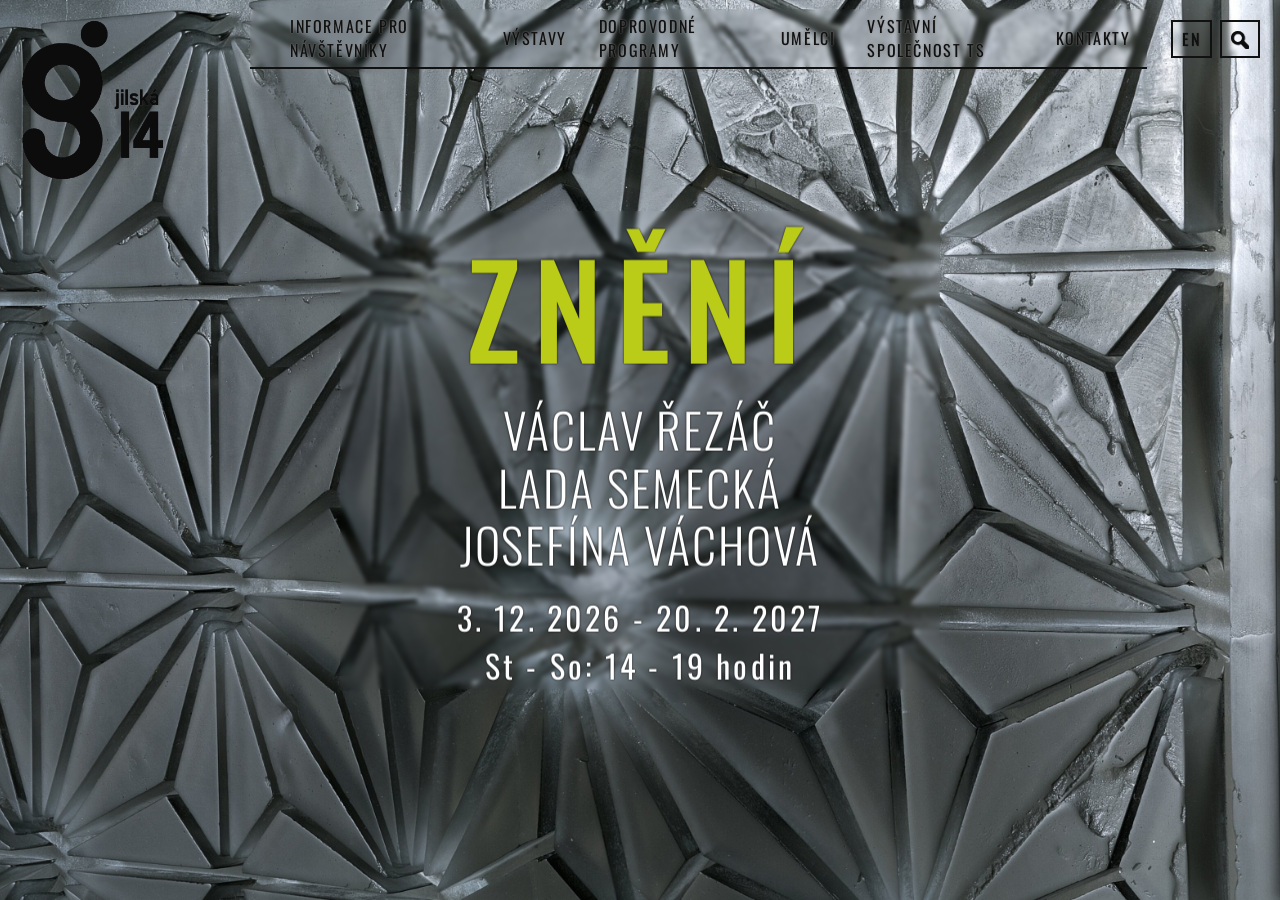
<file: index.html>
<!DOCTYPE html>
<html lang="cs">
<head>
  <meta charset="UTF-8" />
  <title>Jilska 14</title>
  <meta name="viewport" content="width=device-width, initial-scale=1" />

  <link rel="preconnect" href="https://fonts.googleapis.com" />
  <link rel="preconnect" href="https://fonts.gstatic.com" crossorigin />
  <link href="https://fonts.googleapis.com/css?family=Oswald:200,300,400,500,600,700&display=swap" rel="stylesheet" />

  <link rel="icon" href="img/gj14.ico" type="image/x-icon" />
  <link rel="shortcut icon" href="img/gj14.ico" type="image/x-icon" />

  <link rel="stylesheet" href="styles.css" />
</head>

<body>
  <a href="#main-content" class="skip-link">Přeskočit na obsah / Skip to content</a>

  <button id="hamburger-btn"
          aria-label="Toggle menu"
          aria-expanded="false"
          aria-controls="primary-navigation"
          class="hamburger-btn"
          aria-haspopup="true">
    <span></span><span></span><span></span>
  </button>

  <div class="logo" aria-label="Jilska Logo">
    <img src="img/logo-jilska.png" alt="Jilská 14" />
  </div>

  <div class="container">
    <header>
      <nav id="primary-navigation" role="navigation" aria-label="Primary navigation" class="nav-menu">
        <ul>
          <li><a href="#" data-lang="cs">Informace pro návštěvníky</a><a href="#" data-lang="en" class="hidden-lang">Information for Visitors</a></li>
          <li><a href="vystavy.html" data-lang="cs">Výstavy</a><a href="vystavy.html" data-lang="en" class="hidden-lang">Exhibitions</a></li>
          <li>
            <a href="#" data-lang="cs" data-open="spider">Doprovodné programy</a>
            <a href="#" data-lang="en" class="hidden-lang" data-open="spider">Additional Programs</a>
          </li>
          <li>
            <a href="umelci.html" data-lang="cs">Umělci</a>
            <a href=umelci.html data-lang="en" class="hidden-lang">Artists</a>
          </li>
          <li>
            <a href="#" data-lang="cs" data-open="ts">Výstavní společnost TS</a>
            <a href="#" data-lang="en" class="hidden-lang" data-open="ts">Exhibition Society TS</a>
          </li>
          <li><a href="#" data-lang="cs">Kontakty</a><a href="#" data-lang="en" class="hidden-lang">Contacts</a></li>
        </ul>
      </nav>

      <div class="lang-search-container">
        <button id="lang-toggle-desktop" aria-label="Přepnout jazyk / Switch language">
          <span class="dot" aria-hidden="true"></span>
          <span id="lang-label-desktop">EN</span>
        </button>

        <div class="search-container-desktop" style="position: relative;">
          <button id="search-icon-btn-desktop" aria-label="Open search" aria-haspopup="listbox" aria-expanded="false" aria-controls="search-dropdown-desktop">
            <svg viewBox="0 0 45 45" aria-hidden="true" focusable="false" width="18" height="18" fill="currentColor" xmlns="http://www.w3.org/2000/svg">
              <defs>
                <filter id="shadow" x="-50%" y="-50%" width="150%" height="150%">
                  <fedropshadow dx="1" dy="1" stdDeviation="1" flood-color="black" flood-opacity="1"/>
                </filter>
              </defs>
              <path d="M43.462,35.997l-11.401-11.37c1.197-2.352,1.845-4.962,1.845-7.676c0-4.528-1.765-8.785-4.966-11.986
       C25.739,1.763,21.481,0,16.953,0C12.426,0,8.167,1.763,4.966,4.965C1.765,8.167,0,12.424,0,16.952
       c0,4.528,1.764,8.785,4.966,11.986c3.201,3.202,7.459,4.965,11.986,4.965c2.714,0,5.325-0.646,7.675-1.842l11.371,11.402
       c1.029,1.029,2.382,1.546,3.732,1.546c1.35,0,2.701-0.517,3.731-1.546C45.524,41.4,45.524,38.059,43.462,35.997z 
       M9.444,24.459c-2.005-2.006-3.109-4.671-3.109-7.507s1.104-5.502,3.11-7.508c2.005-2.005,4.671-3.11,7.507-3.11s5.502,1.104,7.508,3.11
       c2.005,2.005,3.11,4.671,3.11,7.507s-1.105,5.502-3.11,7.508c-2.006,2.005-4.673,3.109-7.508,3.109
       C14.117,27.568,11.451,26.465,9.444,24.459z"
                    filter="url(#shadow)"/>
            </svg>
          </button>

          <div class="search-dropdown" id="search-dropdown-desktop" role="dialog" aria-modal="true" aria-label="Search box" tabindex="-1">
            <input type="search" id="search-input-desktop" class="search-input" placeholder="..." aria-label="Search exhibitions and artists" aria-autocomplete="list" aria-controls="search-results-desktop" aria-activedescendant="" />
            <ul id="search-results-desktop" class="search-results" role="listbox" tabindex="-1"></ul>
          </div>
        </div>
      </div>
    </header>

    <section id="main-content" class="hero" role="main" aria-label="Current Exhibition">
      <a href="v117/zneni.html" style="color: inherit; text-decoration: none;">
        <h2 class="hero-subtitle" data-lang="cs">Znění</h2>
        <h2 class="hero-subtitle hidden-lang" data-lang="en">Sounding</h2>

        <h1 class="hero-title" data-lang="cs">Václav Řezáč<br />Lada Semecká<br />Josefína Váchová</h1>
        <h1 class="hero-title hidden-lang" data-lang="en">Václav Řezáč<br />Lada Semecká<br />Josefína Váchová</h1>

        <div class="hero-meta">
          <span data-lang="cs">3. 12. 2026 - 20. 2. 2027<br />St - So: 14 - 19 hodin</span>
          <span class="hidden-lang" data-lang="en">3. 12. 2026 - 20. 2. 2027<br />We - Sa: 2 PM - 7 PM</span>
        </div>
      </a>
    </section>
  </div>

  <!-- Info Panel -->
  <aside id="info-panel" aria-hidden="true" aria-label="Visitor Information" role="region" tabindex="-1">
    <div>
      <button id="info-panel-close" aria-label="Close information panel" type="button">X</button>
    </div>
    <div data-lang="cs" class="info-content">
      <h2>Informace pro návštěvníky</h2>
      <p>Máme otevřeno: St-So: 14 – 19 hodin</p>
      <p>(O státních svátcích máme otevřeno.)</p>
      <p><strong>ZÁKLADNÍ VSTUPNÉ:</strong> 80 Kč</p>
      <p><strong>SNÍŽENÉ VSTUPNÉ:</strong> 40 Kč<br />Důchodci, studenti</p>
      <p><strong>Skupinová vstupenka:</strong> á 30 Kč<br />(organizovaná skupina nad 10 osob)</p>
      <p><strong>ZDARMA</strong><br />Děti do 15 let, zdravotně postižení – po předložení průkazu ZTP</p>
      <p>Můžete u nás platit kartou a pořídit si pěkné plakáty, skládačky a pohledy vydávané k výstavám a nebo další knihy o umění.<br />Pokud budete chtít, můžete si u nás dát kávu, čaj, vodu a posedět na dvorku.<br />Wifi máme.</p>
    </div>
    <div data-lang="en" class="hidden-lang">
      <h2>Information for Visitors</h2>
      <p>We are open: Wed-Sat: 2 PM – 7 PM</p>
      <p>(We are open on public holidays.)</p>
      <p><strong>GENERAL ADMISSION:</strong> 80 CZK</p>
      <p><strong>REDUCED ADMISSION:</strong> 40 CZK<br />Pensioners, students</p>
      <p><strong>Group ticket:</strong> 30 CZK each<br />(organized groups over 10 people)</p>
      <p><strong>FREE</strong><br />Children under 15, disabled – upon presentation of ZTP card</p>
      <p>You can pay by card and purchase nice posters, foldouts, and postcards issued for exhibitions or other art books.<br />If you want, you can have coffee, tea, water and relax in the courtyard.<br />We have Wi-Fi.</p>
    </div>
  </aside>

  <!-- Contacts Panel -->
  <aside id="contacts-panel" aria-hidden="true" aria-label="Kontakty / Contacts" role="region" tabindex="-1">
    <div>
      <button id="contacts-panel-close" aria-label="Close contacts panel" type="button">X</button>
    </div>
    <div data-lang="cs" class="contacts-content">
      <h2>Kontakty</h2>
      <p>Výstavní společnost TS, z.s</p>
      <p>Adresa: Jilská 449/14, Praha 1 – Staré Město, 110 00</p>
      <p>Mail: galerie@jilska14.cz</p>
      <p>Telefon: +420 721 462 414</p>
      <p>Bankovní spojení: Raiffeisen Bank, č. ú.: 7348249001/5500</p>
      <p>IČ: 22693271</p>
      <p>Facebook: <a href="https://www.facebook.com/jilska14" target="_blank" rel="noopener noreferrer">https://www.facebook.com/jilska14</a></p>
      <p>Instagram: <a href="https://www.instagram.com/jilska14" target="_blank" rel="noopener noreferrer">https://www.instagram.com/jilska14</a></p>
    </div>
    <div data-lang="en" class="hidden-lang">
      <h2>Contacts</h2>
      <p>Exhibition Society TS, z.s</p>
      <p>Address: Jilská 14, Prague 1</p>
      <p>Email: galerie@jilska14.cz</p>
      <p>Phone: +420 721 462 414</p>
      <p>Bank details: Raiffeisen Bank, Account No.: 7348249001/5500</p>
      <p>Company ID: 22693271</p>
      <p>Facebook: <a href="https://www.facebook.com/jilska14" target="_blank" rel="noopener noreferrer">https://www.facebook.com/jilska14</a></p>
      <p>Instagram: <a href="https://www.instagram.com/jilska14" target="_blank" rel="noopener noreferrer">https://www.instagram.com/jilska14</a></p>
    </div>
  </aside>

  <!-- TS Overlay Panel -->
  <aside id="ts-panel" aria-hidden="true" aria-label="Výstavní společnost TS" role="region" tabindex="-1">
    <div>
      <button id="ts-panel-close" aria-label="Close panel" type="button">X</button>
    </div>

    <div class="panel-content" data-lang="cs">
      <h2>Výstavní společnost TS</h2>
      <p>
        Výstavní společnost TS, z.s. je organizace stojící za programem galerie Jilská 14. Zaměřujeme se na současné umění,
        výstavní projekty a doprovodné programy v historickém centru Prahy.
      </p>
      <p>
        Na této stránce najdete krátké představení. Pro podrobnou historii a dlouhodobý kontext otevřete celý text.
      </p>
      <a class="read-more-btn" href="vystavni_spolecnost_ts.html">Číst více</a>
    </div>

    <div class="panel-content hidden-lang" data-lang="en">
      <h2>Exhibition Society TS</h2>
      <p>
        Exhibition Society TS, z.s. is the organization behind the programme of Galerie Jilská 14. We focus on contemporary art,
        exhibition projects, and additional programmes in the historic centre of Prague.
      </p>
      <p>
        This overlay is a short introduction. For the full history and context, open the complete page.
      </p>
      <a class="read-more-btn" href="vystavni_spolecnost_ts.html">Read more</a>
    </div>
  </aside>

  <!-- Overlays -->
  <div id="info-panel-overlay" aria-hidden="true"></div>
  <div id="contacts-panel-overlay" aria-hidden="true"></div>
  <div id="ts-panel-overlay" aria-hidden="true"></div>

  <!-- Playful Transparent Potato Spider Layer -->
  <div id="spider-drop" aria-hidden="true">
    <button id="spider-drop-close" aria-label="Zavřít / Close">×</button>
    <img src="img/potatospider.png" alt="Potato Spider" class="potato-spider-img" />
  </div>

  <!-- Ticker Banner Wrapper -->
  <div class="ticker-wrapper">
    <a href="#" id="ticker-spider-link">
      <div class="ticker-track">
        <span>- 23. 10. 2026 - Tvořivé minidílničky k výstavě MARTIN MRKVA - pro děti 1-6 let a jejich doprovod</span>
        <span aria-hidden="true">- 23. 10. 2026 - Tvořivé minidílničky k výstavě MARTIN MRKVA - pro děti 1-6 let a jejich doprovod</span>
        <span aria-hidden="true">- 23. 10. 2026 - Tvořivé minidílničky k výstavě MARTIN MRKVA - pro děti 1-6 let a jejich doprovod</span>
        <span aria-hidden="true">- 23. 10. 2026 - Tvořivé minidílničky k výstavě MARTIN MRKVA - pro děti 1-6 let a jejich doprovod</span>
        <span aria-hidden="true">- 23. 10. 2026 - Tvořivé minidílničky k výstavě MARTIN MRKVA - pro děti 1-6 let a jejich doprovod</span>
      </div>
    </a>
  </div>
  
  <script src="index.js"></script>
</body>
</html>
</file>
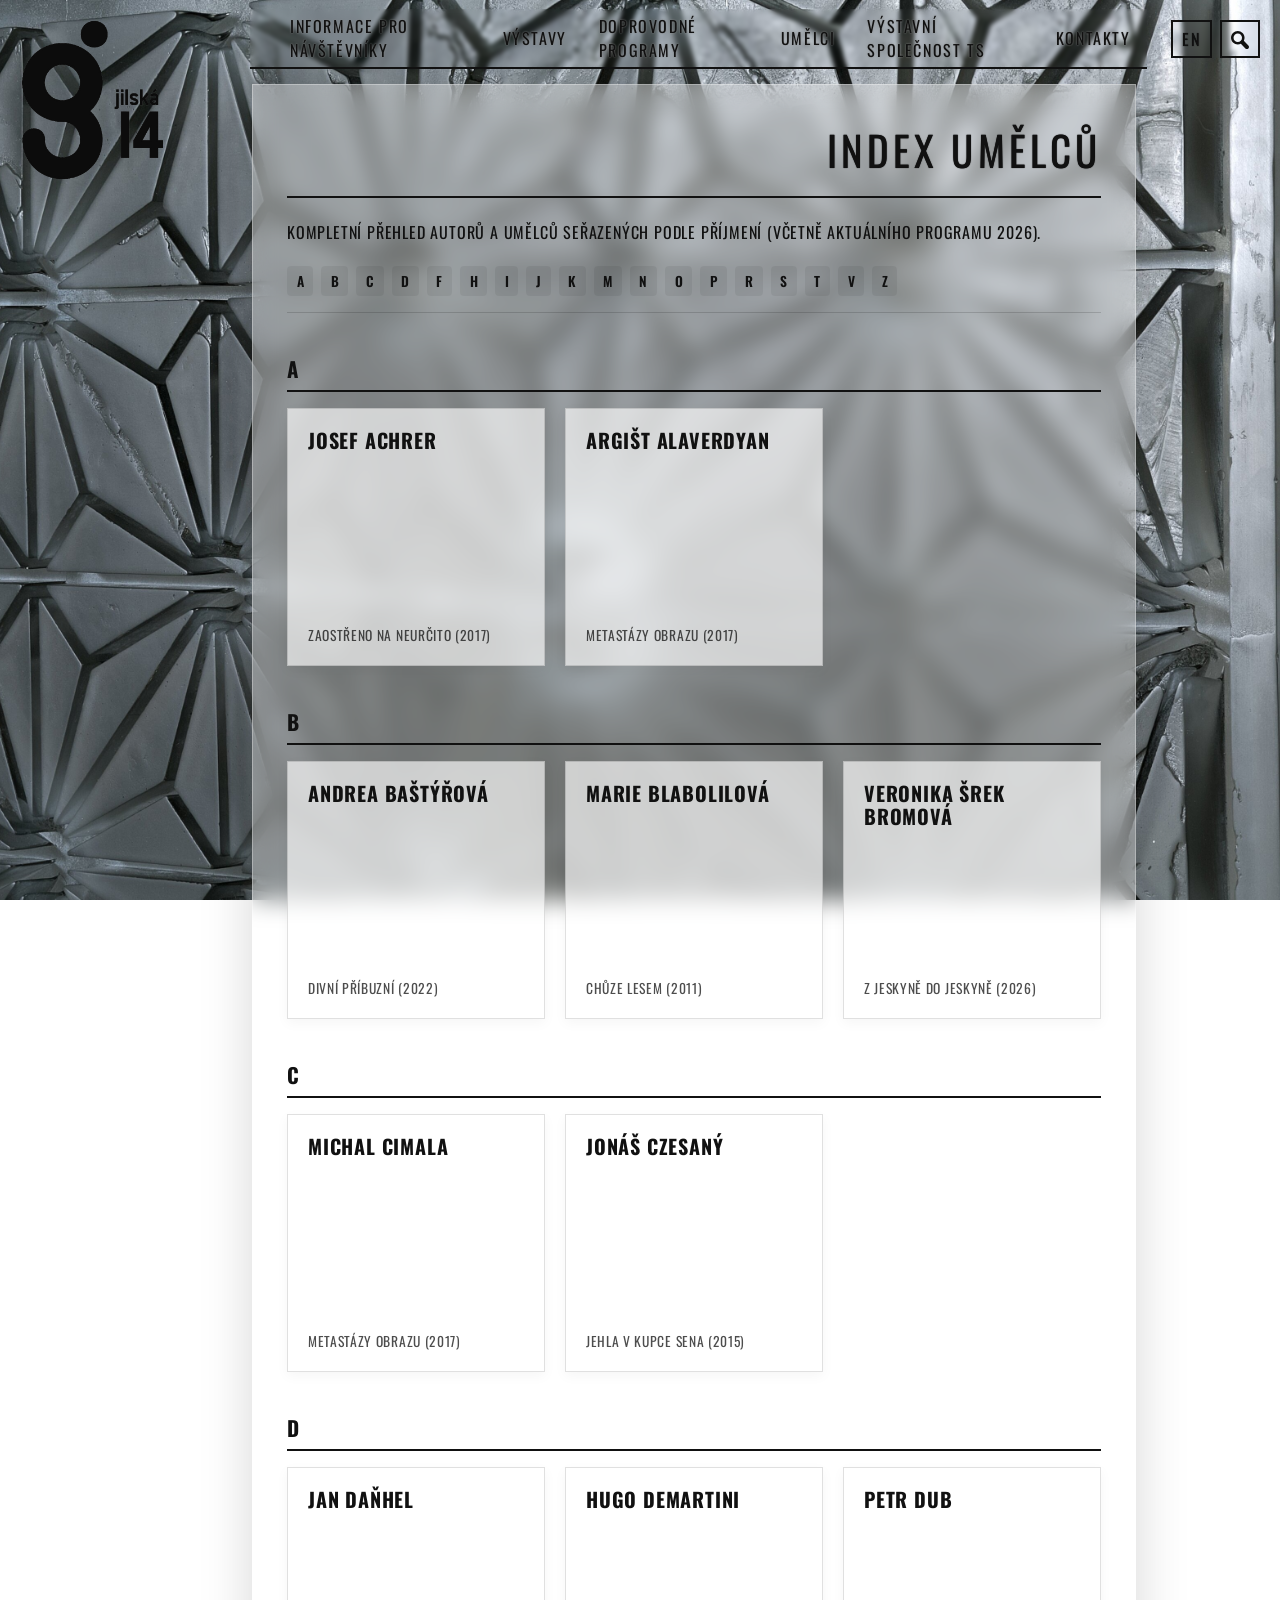
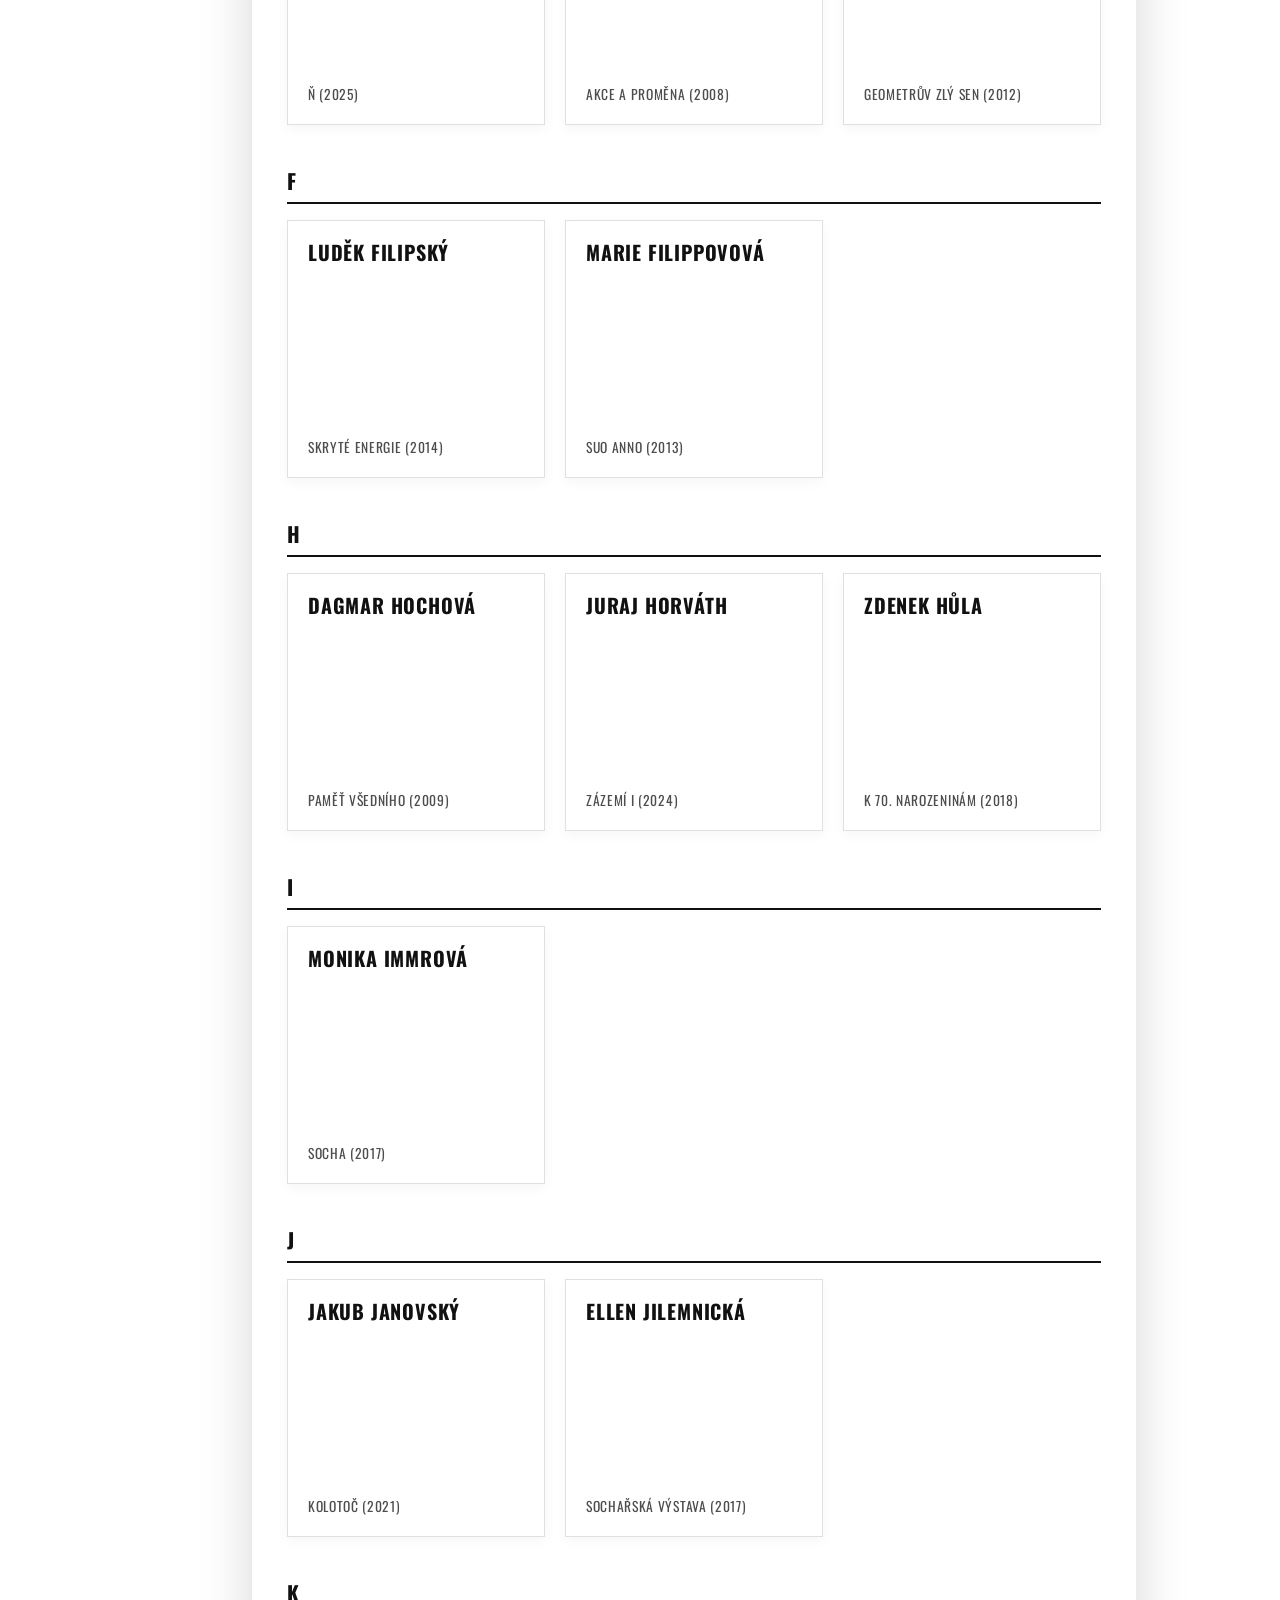
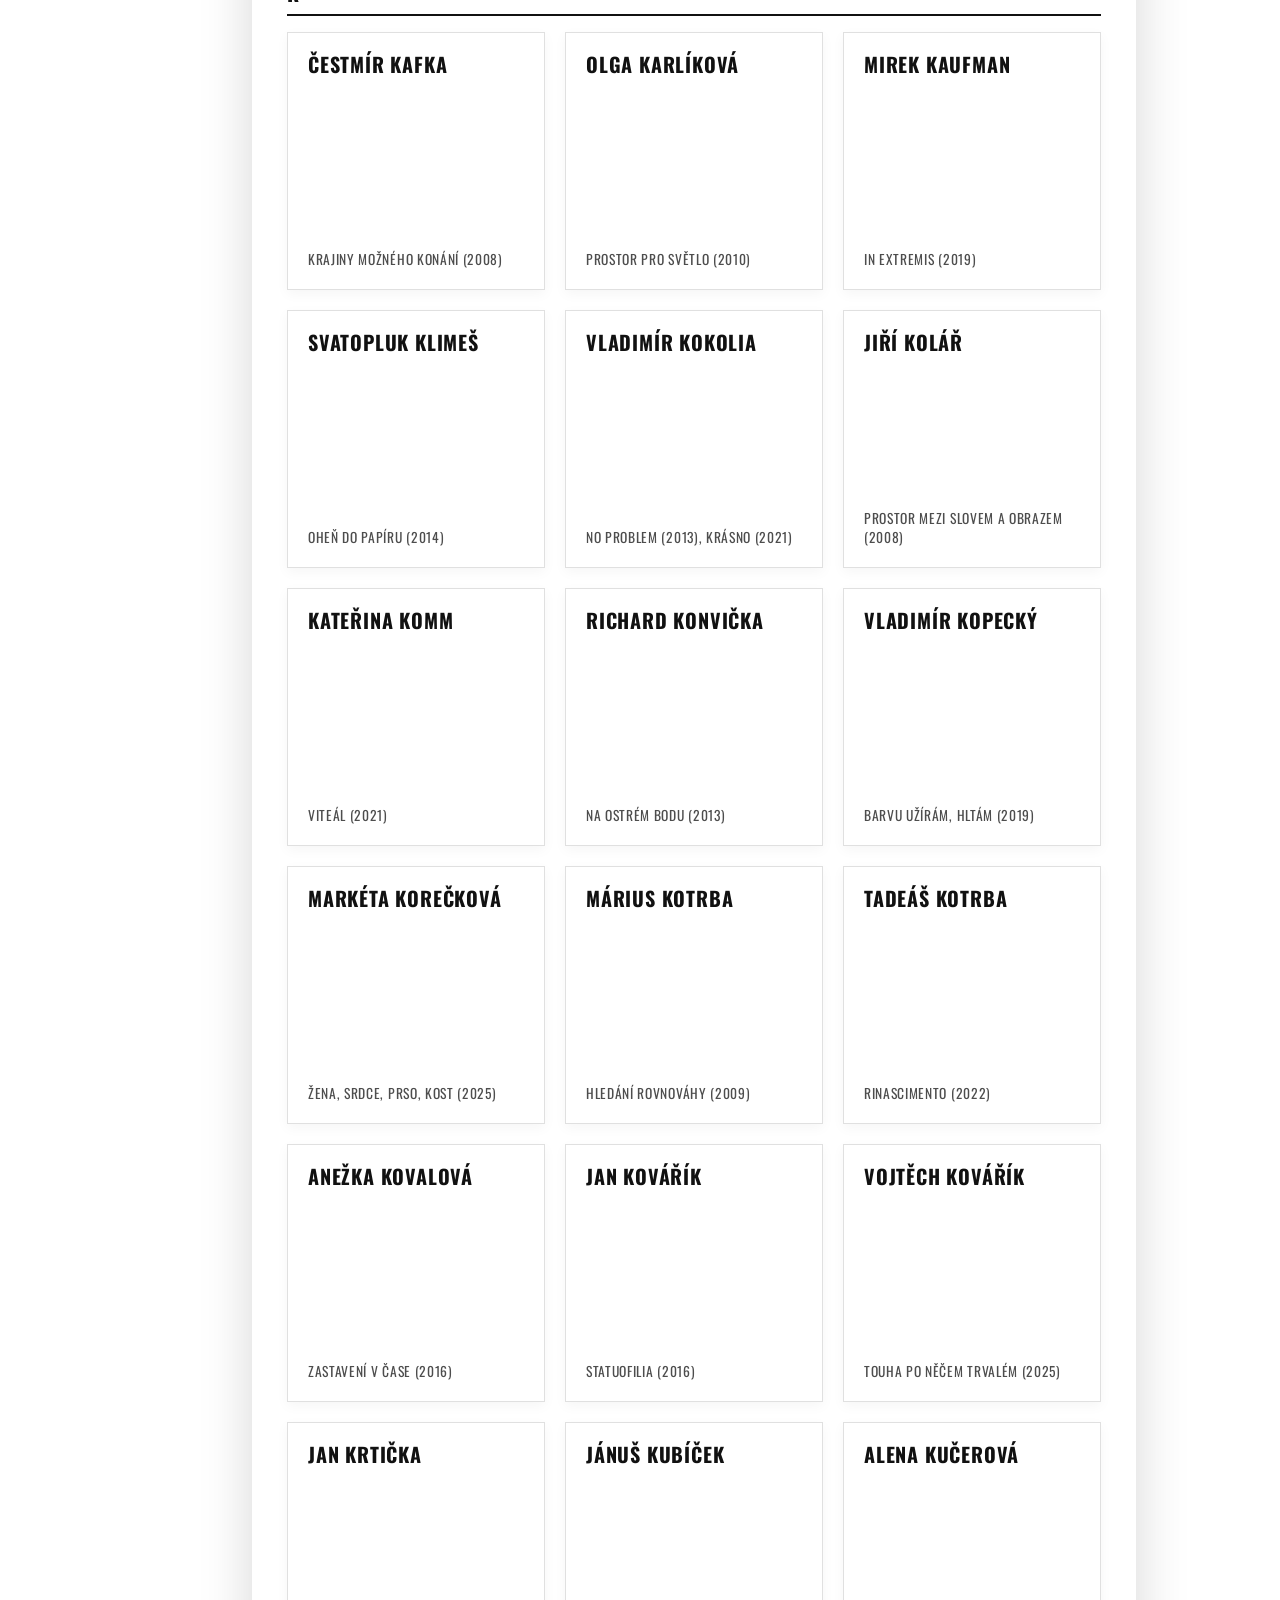
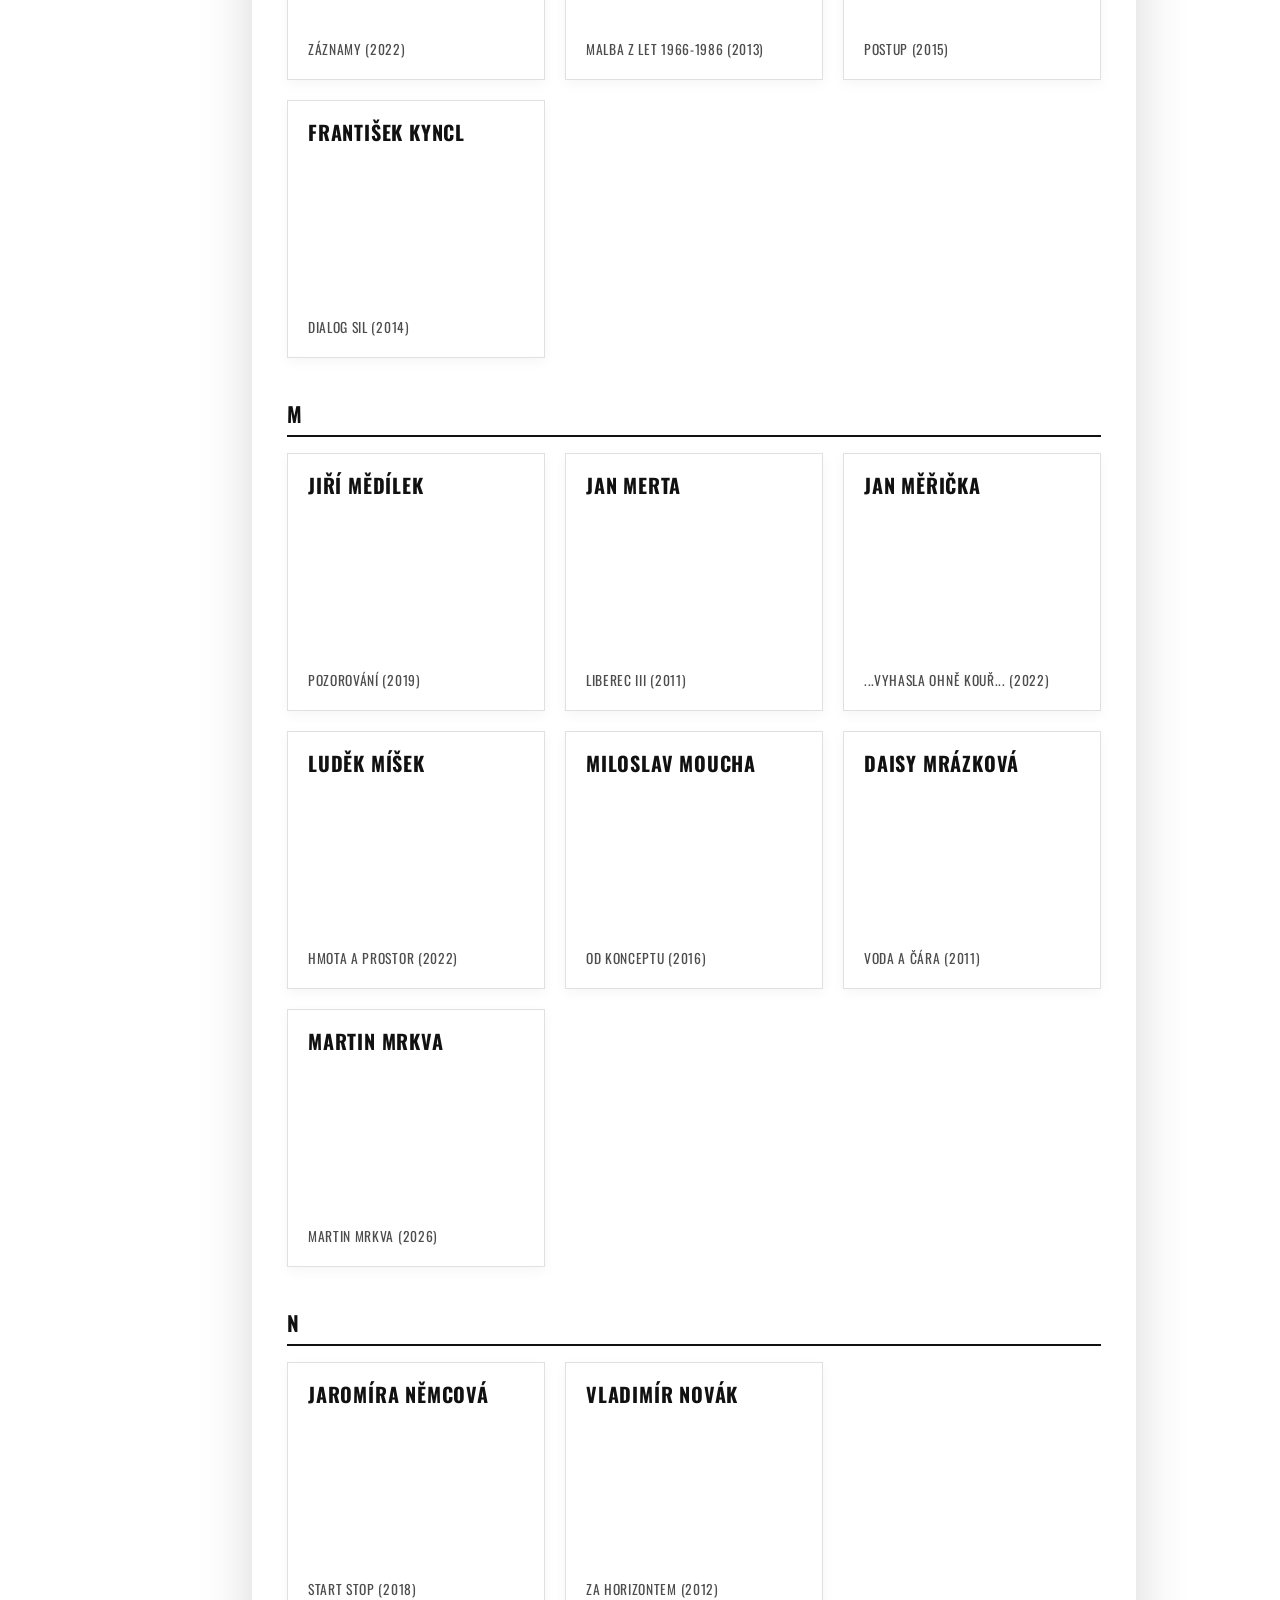
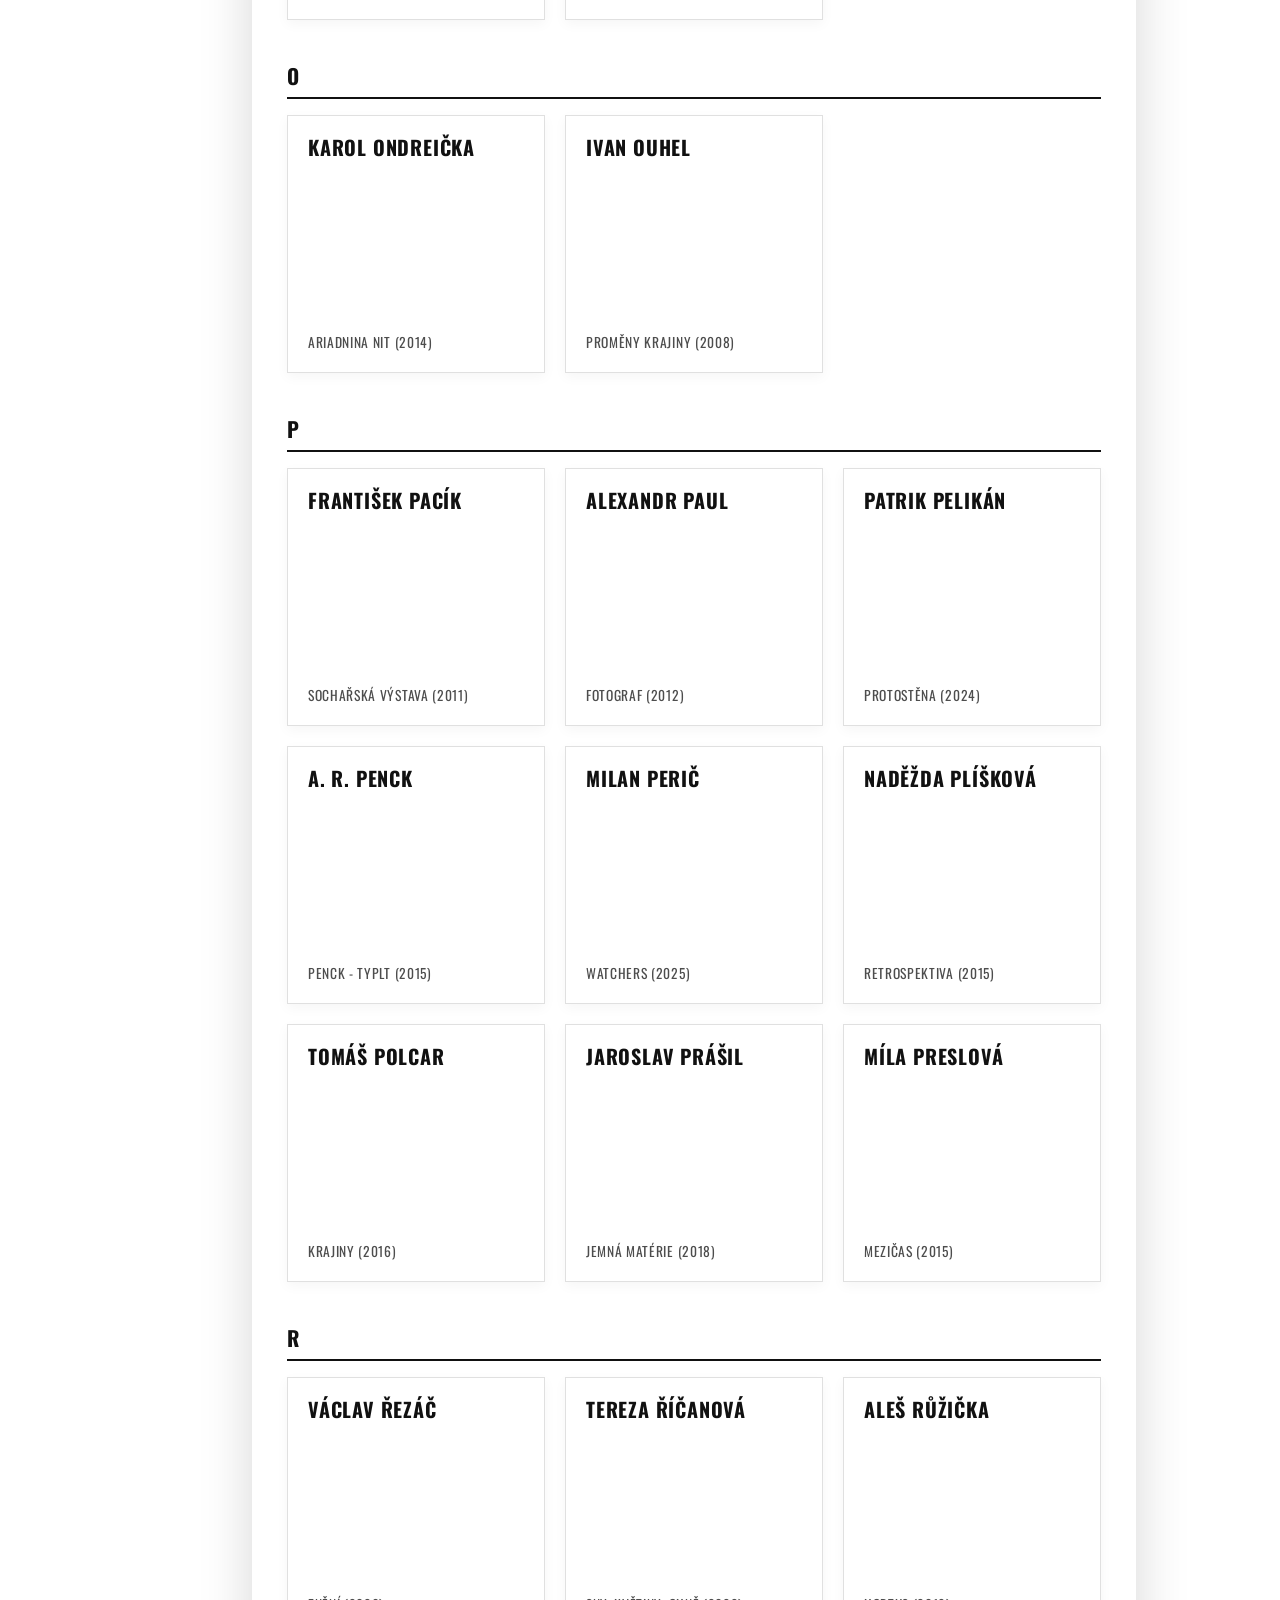
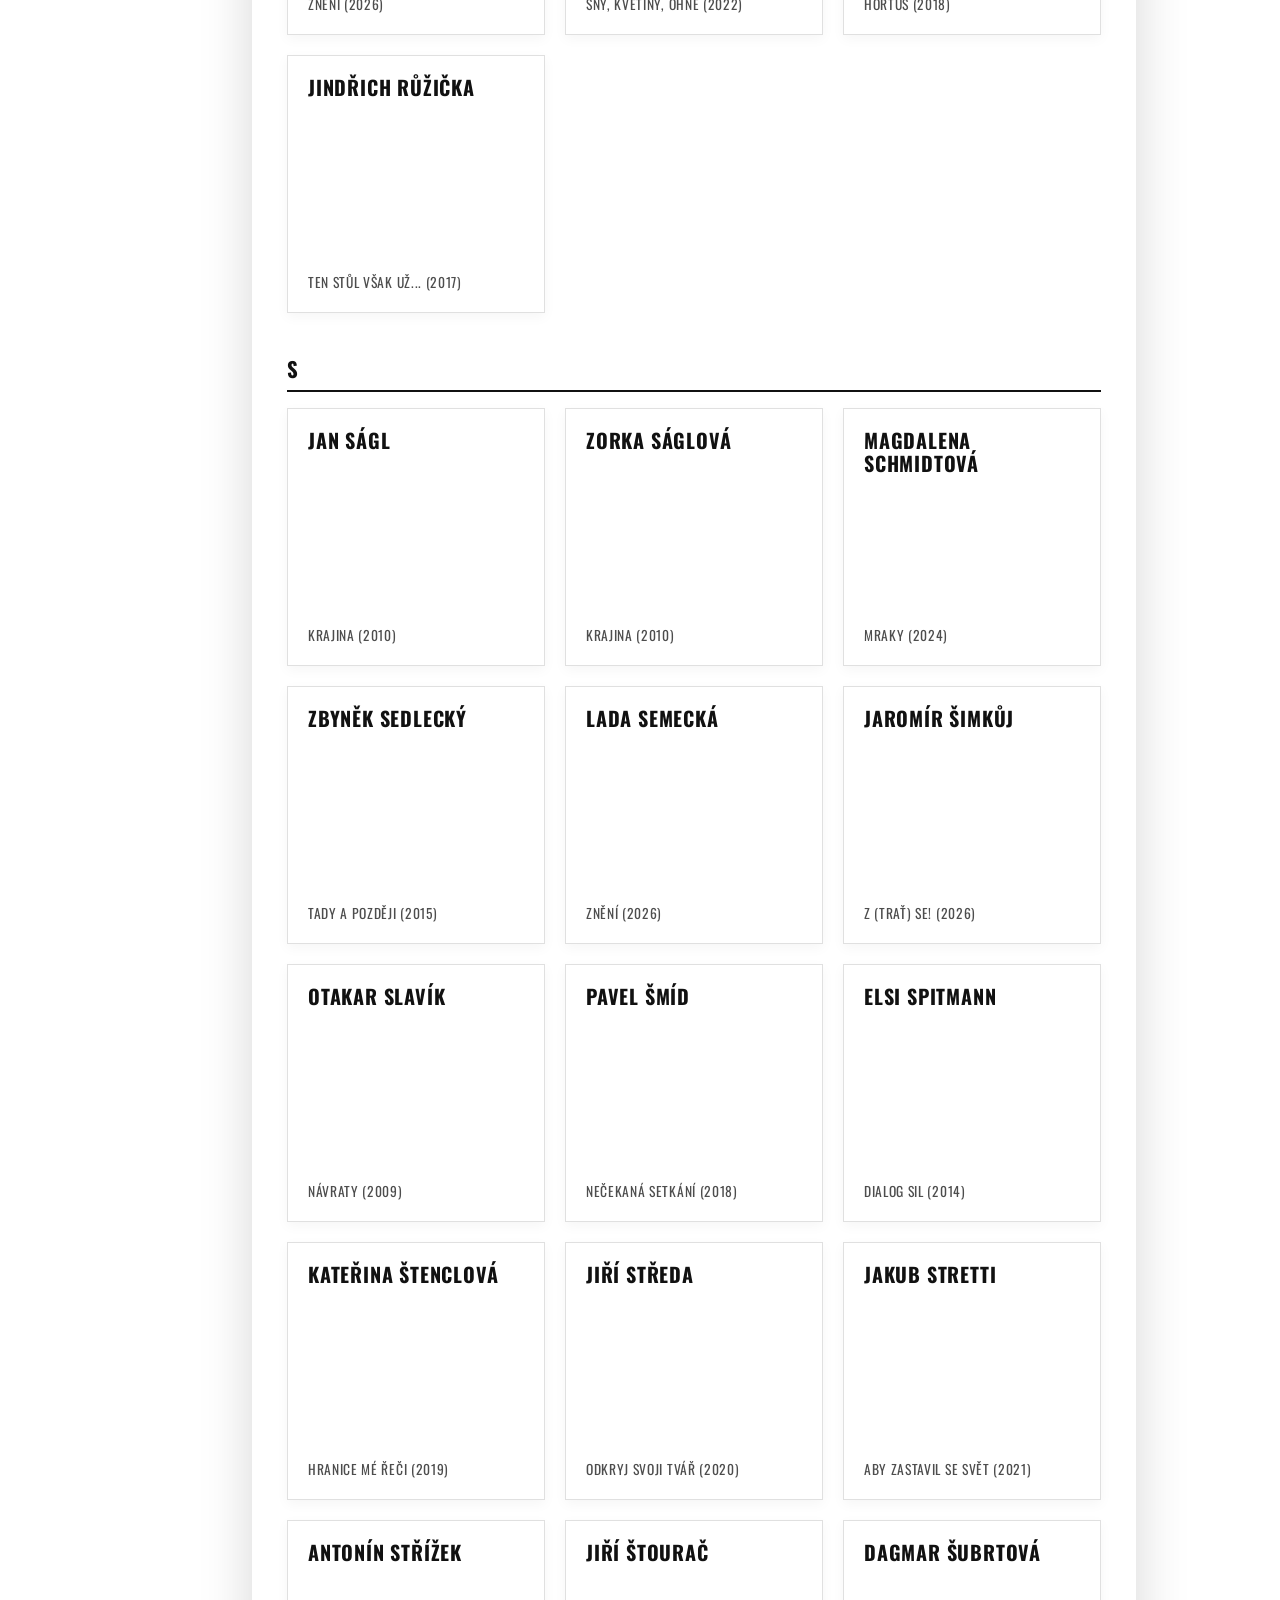
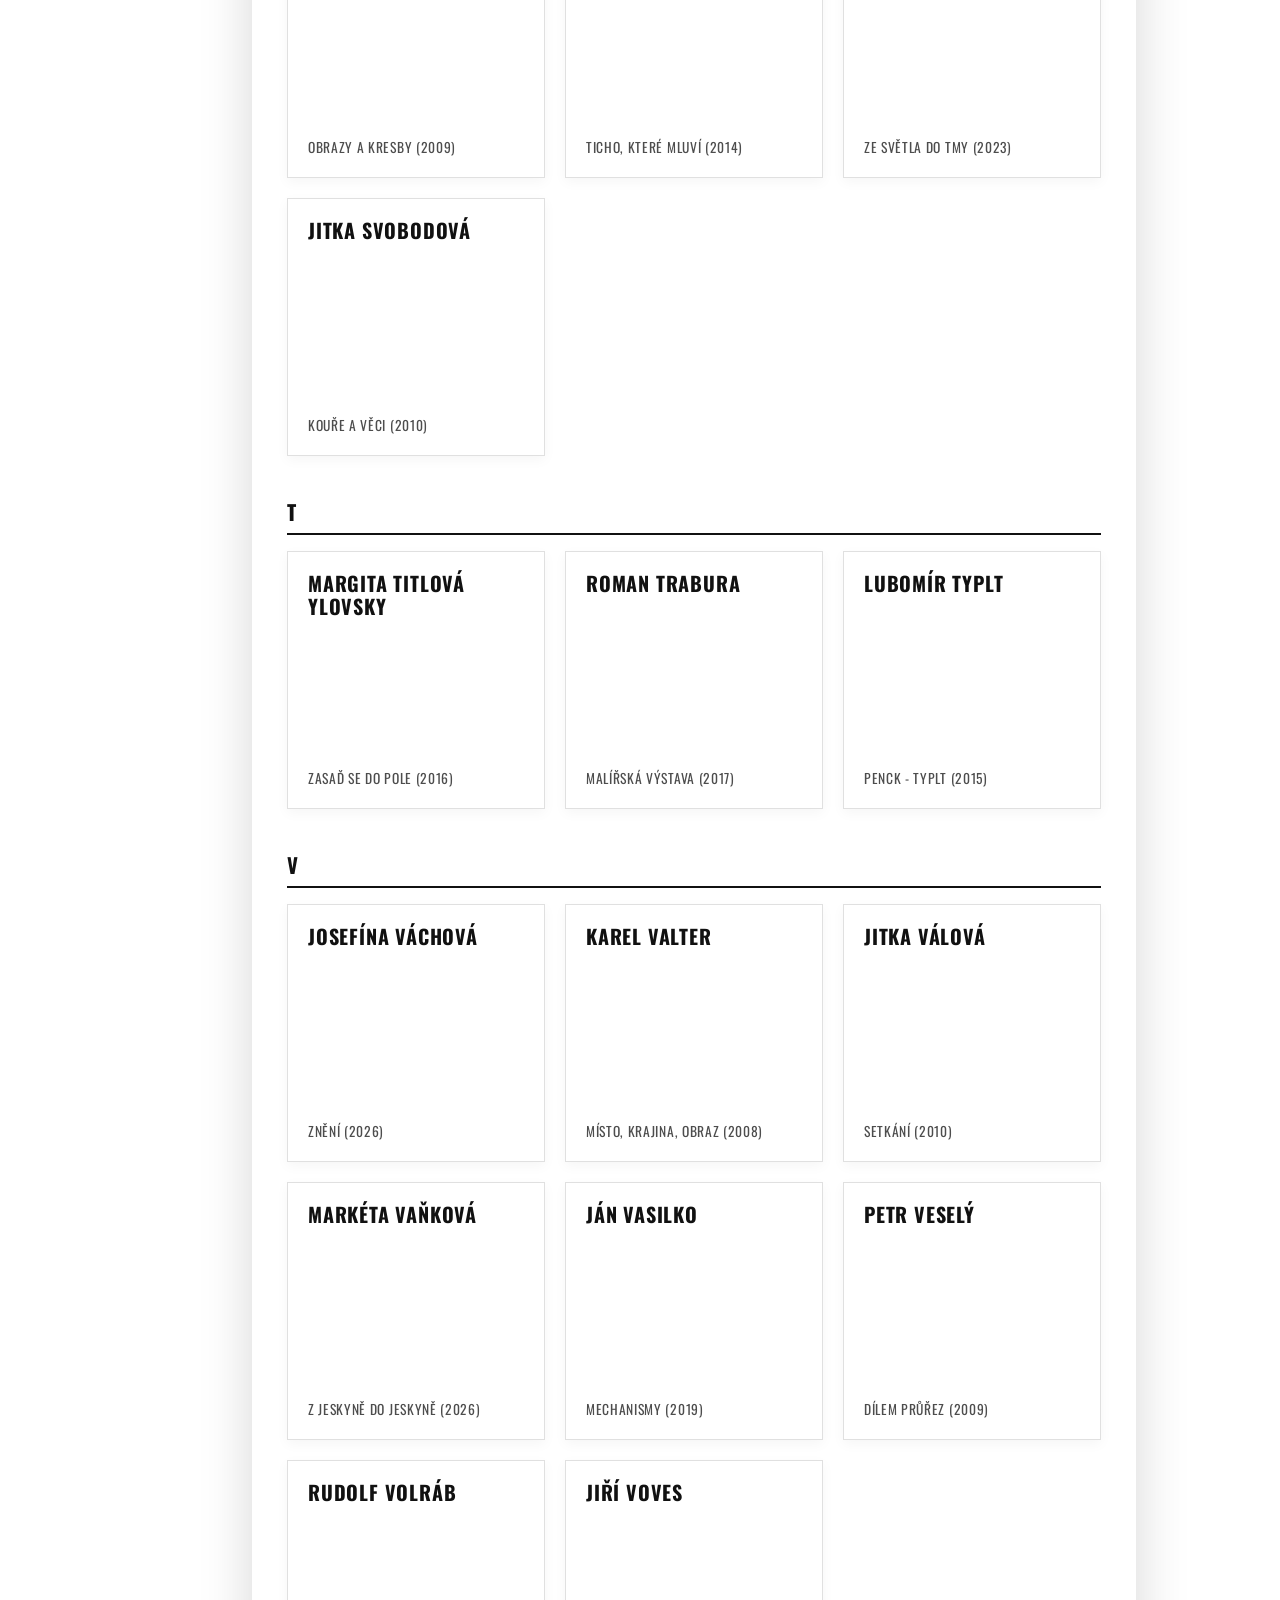
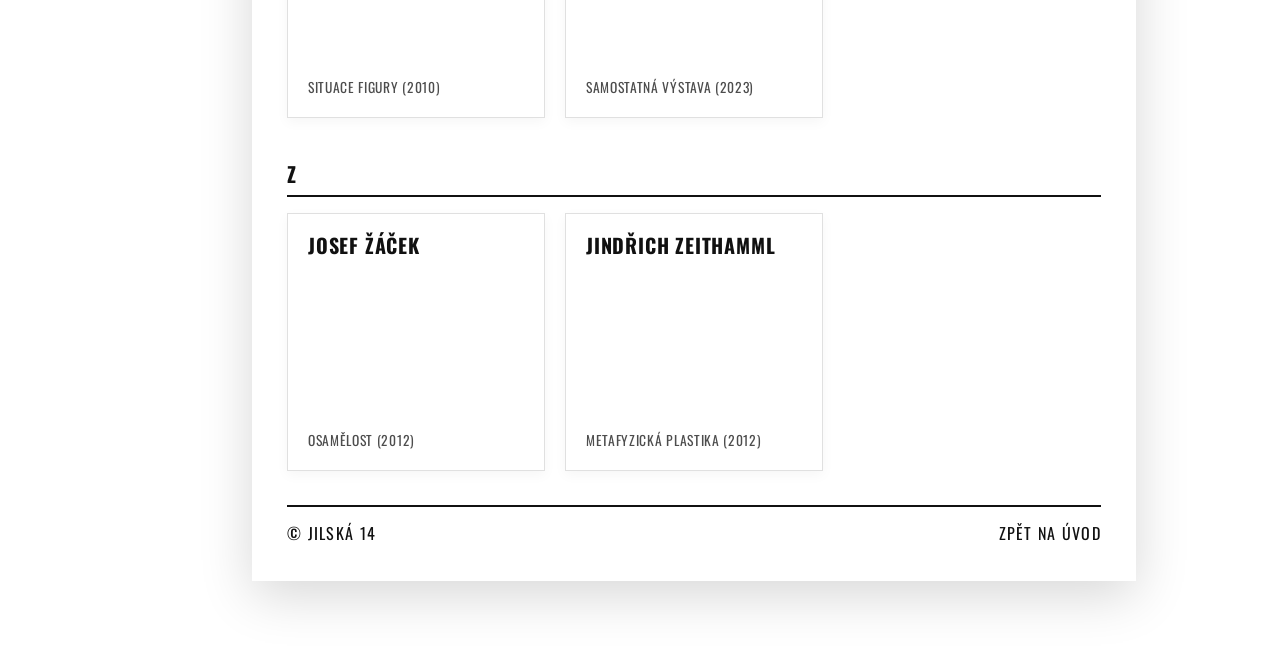
<file: umelci.html>
<!DOCTYPE html>
<html lang="cs">
<head>
  <meta charset="UTF-8" />
  <title>Umělci — Jilská 14 / Výstavní společnost TS</title>
  <meta name="viewport" content="width=device-width, initial-scale=1" />

  <link rel="preconnect" href="https://fonts.googleapis.com" />
  <link rel="preconnect" href="https://fonts.gstatic.com" crossorigin />
  <link href="https://fonts.googleapis.com/css?family=Oswald:200,300,400,500,600,700&display=swap" rel="stylesheet" />

  <link rel="icon" href="img/gj14.ico" type="image/x-icon" />
  <link rel="shortcut icon" href="img/gj14.ico" type="image/x-icon" />

  <link rel="stylesheet" href="styles.css" />
  <style>
    /* Alphabet jump navigation pills */
    .year-nav {
      display: flex;
      flex-wrap: wrap;
      gap: 0.5rem;
      margin-bottom: 2rem;
      padding-bottom: 1rem;
      border-bottom: 1px solid rgba(0,0,0,0.15);
    }
    .year-pill {
      font-size: 0.85rem;
      font-weight: 600;
      padding: 0.3rem 0.6rem;
      background: rgba(0,0,0,0.06);
      color: #111;
      border-radius: 4px;
      text-decoration: none;
      transition: background 0.2s, color 0.2s;
    }
    .year-pill:hover {
      background: #111;
      color: #fff;
    }
    
    /* Alphabet section headings */
    .archive-year-heading {
      grid-column: 1 / -1;
      font-size: 1.3rem;
      letter-spacing: 0.12em;
      text-transform: uppercase;
      margin-top: 2.5rem;
      margin-bottom: 1rem;
      border-bottom: 2px solid currentColor;
      padding-bottom: 6px;
      color: #111;
    }

    /* Square Box Grid Layout */
    .artist-grid {
      display: grid;
      grid-template-columns: repeat(auto-fill, minmax(210px, 1fr));
      gap: 1.25rem;
      margin-bottom: 1.5rem;
    }

    .artist-card {
      aspect-ratio: 1 / 1;
      background: rgba(255, 255, 255, 0.65);
      border: 1px solid rgba(0, 0, 0, 0.12);
      padding: 1.25rem;
      display: flex;
      flex-direction: column;
      justify-content: space-between;
      transition: transform 0.2s ease, background 0.2s ease, border-color 0.2s ease;
      box-shadow: 0 4px 12px rgba(0,0,0,0.04);
    }

    .artist-card:hover {
      background: rgba(255, 255, 255, 0.95);
      border-color: #111;
      transform: translateY(-3px);
      box-shadow: 0 8px 20px rgba(0,0,0,0.08);
    }

    .artist-card-name {
      font-size: 1.25rem;
      font-weight: 700;
      line-height: 1.15;
      text-transform: uppercase;
      letter-spacing: 0.04em;
      color: #111;
      margin: 0;
    }

    .artist-card-exhibitions {
      font-size: 0.85rem;
      opacity: 0.75;
      line-height: 1.4;
      text-transform: uppercase;
      letter-spacing: 0.05em;
    }
  </style>
</head>

<body>
  <a href="#main-content" class="skip-link">Přeskočit na obsah / Skip to content</a>

  <button id="hamburger-btn"
          aria-label="Toggle menu"
          aria-expanded="false"
          aria-controls="primary-navigation"
          class="hamburger-btn"
          aria-haspopup="true">
    <span></span><span></span><span></span>
  </button>

  <div class="logo" aria-label="Jilska Logo">
    <a href="index.html" aria-label="Zpět na úvod / Back to home">
      <img src="img/logo-jilska.png" alt="Jilská 14" />
    </a>
  </div>

  <div class="page-wrap">
    <header>
      <nav id="primary-navigation" role="navigation" aria-label="Primary navigation" class="nav-menu">
        <ul>
          <li><a href="index.html#" data-lang="cs">Informace pro návštěvníky</a><a href="index.html#" data-lang="en" class="hidden-lang">Information for Visitors</a></li>
          <li><a href="vystavy.html" data-lang="cs">Výstavy</a><a href="vystavy.html" data-lang="en" class="hidden-lang">Exhibitions</a></li>
          <li><a href="index.html#" data-lang="cs">Doprovodné programy</a><a href="index.html#" data-lang="en" class="hidden-lang">Additional Programs</a></li>
          <li><a href="index.html#" data-lang="cs" aria-current="page">Umělci</a><a href="index.html#" data-lang="en" class="hidden-lang" aria-current="page">Artists</a></li>
          <li><a href="vystavni_spolecnost_ts.html" data-lang="cs">Výstavní společnost TS</a><a href="vystavni_spolecnost_ts.html" data-lang="en" class="hidden-lang">Exhibition Society TS</a></li>
          <li><a href="index.html#" data-lang="cs">Kontakty</a><a href="index.html#" data-lang="en" class="hidden-lang">Contacts</a></li>
        </ul>
      </nav>

      <div class="lang-search-container">
        <button id="lang-toggle-desktop" aria-label="Přepnout jazyk / Switch language">
          <span class="dot" aria-hidden="true"></span>
          <span id="lang-label-desktop">EN</span>
        </button>

        <div class="search-container-desktop" style="position: relative;">
          <button id="search-icon-btn-desktop" aria-label="Open search" aria-haspopup="listbox" aria-expanded="false" aria-controls="search-dropdown-desktop">
            <svg viewBox="0 0 45 45" aria-hidden="true" focusable="false" width="18" height="18" fill="currentColor" xmlns="http://www.w3.org/2000/svg">
              <path d="M43.462,35.997l-11.401-11.37c1.197-2.352,1.845-4.962,1.845-7.676c0-4.528-1.765-8.785-4.966-11.986C25.739,1.763,21.481,0,16.953,0C12.426,0,8.167,1.763,4.966,4.965C1.765,8.167,0,12.424,0,16.952
       c0,4.528,1.764,8.785,4.966,11.986c3.201,3.202,7.459,4.965,11.986,4.965c2.714,0,5.325-0.646,7.675-1.842l11.371,11.402
       c1.029,1.029,2.382,1.546,3.732,1.546c1.35,0,2.701-0.517,3.731-1.546C45.524,41.4,45.524,38.059,43.462,35.997z 
       M9.444,24.459c-2.005-2.006-3.109-4.671-3.109-7.507s1.104-5.502,3.11-7.508c2.005-2.005,4.671-3.11,7.507-3.11s5.502,1.104,7.508,3.11
       c2.005,2.005,3.11,4.671,3.11,7.507s-1.105,5.502-3.11,7.508c-2.006,2.005-4.673,3.109-7.508,3.109
       C14.117,27.568,11.451,26.465,9.444,24.459z"/>
            </svg>
          </button>

          <div class="search-dropdown" id="search-dropdown-desktop" role="dialog" aria-modal="true" aria-label="Search box" tabindex="-1">
            <input type="search" id="search-input-desktop" class="search-input" placeholder="..." aria-label="Search exhibitions and artists" aria-autocomplete="list" aria-controls="search-results-desktop" aria-activedescendant="" />
            <ul id="search-results-desktop" class="search-results" role="listbox" tabindex="-1"></ul>
          </div>
        </div>
      </div>
    </header>

    <main id="main-content" class="page-main" role="main" tabindex="-1" aria-label="Umělci">
      <div class="text-background-blur">
        <h1 data-lang="cs">Index umělců</h1>
        <h1 data-lang="en" class="hidden-lang">Artists Directory</h1>

        <section aria-label="Artists List">
          <div data-lang="cs">
            <p class="t-body" style="margin-bottom: 20px;">
              Kompletní přehled autorů a umělců seřazených podle příjmení (včetně aktuálního programu 2026).
            </p>

            <!-- Alphabetical Jump Navigation -->
            <nav class="year-nav" aria-label="Rychlá navigace podle abecedy">
              <a class="year-pill" href="#letter-a">A</a>
              <a class="year-pill" href="#letter-b">B</a>
              <a class="year-pill" href="#letter-c">C</a>
              <a class="year-pill" href="#letter-d">D</a>
              <a class="year-pill" href="#letter-f">F</a>
              <a class="year-pill" href="#letter-h">H</a>
              <a class="year-pill" href="#letter-i">I</a>
              <a class="year-pill" href="#letter-j">J</a>
              <a class="year-pill" href="#letter-k">K</a>
              <a class="year-pill" href="#letter-m">M</a>
              <a class="year-pill" href="#letter-n">N</a>
              <a class="year-pill" href="#letter-o">O</a>
              <a class="year-pill" href="#letter-p">P</a>
              <a class="year-pill" href="#letter-r">R</a>
              <a class="year-pill" href="#letter-s">S</a>
              <a class="year-pill" href="#letter-t">T</a>
              <a class="year-pill" href="#letter-v">V</a>
              <a class="year-pill" href="#letter-z">Z</a>
            </nav>

            <!-- A -->
            <h3 id="letter-a" class="archive-year-heading">A</h3>
            <div class="artist-grid">
              <div class="artist-card"><h3 class="artist-card-name">Josef Achrer</h3><div class="artist-card-exhibitions">Zaostřeno na neurčito (2017)</div></div>
              <div class="artist-card"><h3 class="artist-card-name">Argišt Alaverdyan</h3><div class="artist-card-exhibitions">Metastázy obrazu (2017)</div></div>
            </div>

            <!-- B -->
            <h3 id="letter-b" class="archive-year-heading">B</h3>
            <div class="artist-grid">
              <div class="artist-card"><h3 class="artist-card-name">Andrea Baštýřová</h3><div class="artist-card-exhibitions">Divní příbuzní (2022)</div></div>
              <div class="artist-card"><h3 class="artist-card-name">Marie Blabolilová</h3><div class="artist-card-exhibitions">Chůze lesem (2011)</div></div>
              <div class="artist-card"><h3 class="artist-card-name">Veronika Šrek Bromová</h3><div class="artist-card-exhibitions">Z jeskyně do jeskyně (2026)</div></div>
            </div>

            <!-- C -->
            <h3 id="letter-c" class="archive-year-heading">C</h3>
            <div class="artist-grid">
              <div class="artist-card"><h3 class="artist-card-name">Michal Cimala</h3><div class="artist-card-exhibitions">Metastázy obrazu (2017)</div></div>
              <div class="artist-card"><h3 class="artist-card-name">Jonáš Czesaný</h3><div class="artist-card-exhibitions">Jehla v kupce sena (2015)</div></div>
            </div>

            <!-- D -->
            <h3 id="letter-d" class="archive-year-heading">D</h3>
            <div class="artist-grid">
              <div class="artist-card"><h3 class="artist-card-name">Jan Daňhel</h3><div class="artist-card-exhibitions">Ň (2025)</div></div>
              <div class="artist-card"><h3 class="artist-card-name">Hugo Demartini</h3><div class="artist-card-exhibitions">Akce a proměna (2008)</div></div>
              <div class="artist-card"><h3 class="artist-card-name">Petr Dub</h3><div class="artist-card-exhibitions">Geometrův zlý sen (2012)</div></div>
            </div>

            <!-- F -->
            <h3 id="letter-f" class="archive-year-heading">F</h3>
            <div class="artist-grid">
              <div class="artist-card"><h3 class="artist-card-name">Luděk Filipský</h3><div class="artist-card-exhibitions">Skryté energie (2014)</div></div>
              <div class="artist-card"><h3 class="artist-card-name">Marie Filippovová</h3><div class="artist-card-exhibitions">Suo Anno (2013)</div></div>
            </div>

            <!-- H -->
            <h3 id="letter-h" class="archive-year-heading">H</h3>
            <div class="artist-grid">
              <div class="artist-card"><h3 class="artist-card-name">Dagmar Hochová</h3><div class="artist-card-exhibitions">Paměť všedního (2009)</div></div>
              <div class="artist-card"><h3 class="artist-card-name">Juraj Horváth</h3><div class="artist-card-exhibitions">Zázemí I (2024)</div></div>
              <div class="artist-card"><h3 class="artist-card-name">Zdenek Hůla</h3><div class="artist-card-exhibitions">K 70. narozeninám (2018)</div></div>
            </div>

            <!-- I -->
            <h3 id="letter-i" class="archive-year-heading">I</h3>
            <div class="artist-grid">
              <div class="artist-card"><h3 class="artist-card-name">Monika Immrová</h3><div class="artist-card-exhibitions">Socha (2017)</div></div>
            </div>

            <!-- J -->
            <h3 id="letter-j" class="archive-year-heading">J</h3>
            <div class="artist-grid">
              <div class="artist-card"><h3 class="artist-card-name">Jakub Janovský</h3><div class="artist-card-exhibitions">Kolotoč (2021)</div></div>
              <div class="artist-card"><h3 class="artist-card-name">Ellen Jilemnická</h3><div class="artist-card-exhibitions">Sochařská výstava (2017)</div></div>
            </div>

            <!-- K -->
            <h3 id="letter-k" class="archive-year-heading">K</h3>
            <div class="artist-grid">
              <div class="artist-card"><h3 class="artist-card-name">Čestmír Kafka</h3><div class="artist-card-exhibitions">Krajiny možného konání (2008)</div></div>
              <div class="artist-card"><h3 class="artist-card-name">Olga Karlíková</h3><div class="artist-card-exhibitions">Prostor pro světlo (2010)</div></div>
              <div class="artist-card"><h3 class="artist-card-name">Mirek Kaufman</h3><div class="artist-card-exhibitions">in ExtreMis (2019)</div></div>
              <div class="artist-card"><h3 class="artist-card-name">Svatopluk Klimeš</h3><div class="artist-card-exhibitions">Oheň do papíru (2014)</div></div>
              <div class="artist-card"><h3 class="artist-card-name">Vladimír Kokolia</h3><div class="artist-card-exhibitions">No Problem (2013), KRÁSNO (2021)</div></div>
              <div class="artist-card"><h3 class="artist-card-name">Jiří Kolář</h3><div class="artist-card-exhibitions">Prostor mezi slovem a obrazem (2008)</div></div>
              <div class="artist-card"><h3 class="artist-card-name">Kateřina Komm</h3><div class="artist-card-exhibitions">Viteál (2021)</div></div>
              <div class="artist-card"><h3 class="artist-card-name">Richard Konvička</h3><div class="artist-card-exhibitions">Na ostrém bodu (2013)</div></div>
              <div class="artist-card"><h3 class="artist-card-name">Vladimír Kopecký</h3><div class="artist-card-exhibitions">Barvu užírám, hltám (2019)</div></div>
              <div class="artist-card"><h3 class="artist-card-name">Markéta Korečková</h3><div class="artist-card-exhibitions">Žena, srdce, prso, kost (2025)</div></div>
              <div class="artist-card"><h3 class="artist-card-name">Márius Kotrba</h3><div class="artist-card-exhibitions">Hledání rovnováhy (2009)</div></div>
              <div class="artist-card"><h3 class="artist-card-name">Tadeáš Kotrba</h3><div class="artist-card-exhibitions">Rinascimento (2022)</div></div>
              <div class="artist-card"><h3 class="artist-card-name">Anežka Kovalová</h3><div class="artist-card-exhibitions">Zastavení v čase (2016)</div></div>
              <div class="artist-card"><h3 class="artist-card-name">Jan Kovářík</h3><div class="artist-card-exhibitions">Statuofilia (2016)</div></div>
              <div class="artist-card"><h3 class="artist-card-name">Vojtěch Kovářík</h3><div class="artist-card-exhibitions">Touha po něčem trvalém (2025)</div></div>
              <div class="artist-card"><h3 class="artist-card-name">Jan Krtička</h3><div class="artist-card-exhibitions">Záznamy (2022)</div></div>
              <div class="artist-card"><h3 class="artist-card-name">Jánuš Kubíček</h3><div class="artist-card-exhibitions">Malba z let 1966-1986 (2013)</div></div>
              <div class="artist-card"><h3 class="artist-card-name">Alena Kučerová</h3><div class="artist-card-exhibitions">Postup (2015)</div></div>
              <div class="artist-card"><h3 class="artist-card-name">František Kyncl</h3><div class="artist-card-exhibitions">Dialog sil (2014)</div></div>
            </div>

            <!-- M -->
            <h3 id="letter-m" class="archive-year-heading">M</h3>
            <div class="artist-grid">
              <div class="artist-card"><h3 class="artist-card-name">Jiří Mědílek</h3><div class="artist-card-exhibitions">Pozorování (2019)</div></div>
              <div class="artist-card"><h3 class="artist-card-name">Jan Merta</h3><div class="artist-card-exhibitions">Liberec III (2011)</div></div>
              <div class="artist-card"><h3 class="artist-card-name">Jan Měřička</h3><div class="artist-card-exhibitions">...Vyhasla ohně kouř... (2022)</div></div>
              <div class="artist-card"><h3 class="artist-card-name">Luděk Míšek</h3><div class="artist-card-exhibitions">Hmota a prostor (2022)</div></div>
              <div class="artist-card"><h3 class="artist-card-name">Miloslav Moucha</h3><div class="artist-card-exhibitions">Od konceptu (2016)</div></div>
              <div class="artist-card"><h3 class="artist-card-name">Daisy Mrázková</h3><div class="artist-card-exhibitions">Voda a čára (2011)</div></div>
              <div class="artist-card"><h3 class="artist-card-name">Martin Mrkva</h3><div class="artist-card-exhibitions">MARTIN MRKVA (2026)</div></div>
            </div>

            <!-- N -->
            <h3 id="letter-n" class="archive-year-heading">N</h3>
            <div class="artist-grid">
              <div class="artist-card"><h3 class="artist-card-name">Jaromíra Němcová</h3><div class="artist-card-exhibitions">START STOP (2018)</div></div>
              <div class="artist-card"><h3 class="artist-card-name">Vladimír Novák</h3><div class="artist-card-exhibitions">Za horizontem (2012)</div></div>
            </div>

            <!-- O -->
            <h3 id="letter-o" class="archive-year-heading">O</h3>
            <div class="artist-grid">
              <div class="artist-card"><h3 class="artist-card-name">Karol Ondreička</h3><div class="artist-card-exhibitions">Ariadnina nit (2014)</div></div>
              <div class="artist-card"><h3 class="artist-card-name">Ivan Ouhel</h3><div class="artist-card-exhibitions">Proměny krajiny (2008)</div></div>
            </div>

            <!-- P -->
            <h3 id="letter-p" class="archive-year-heading">P</h3>
            <div class="artist-grid">
              <div class="artist-card"><h3 class="artist-card-name">František Pacík</h3><div class="artist-card-exhibitions">Sochařská výstava (2011)</div></div>
              <div class="artist-card"><h3 class="artist-card-name">Alexandr Paul</h3><div class="artist-card-exhibitions">Fotograf (2012)</div></div>
              <div class="artist-card"><h3 class="artist-card-name">Patrik Pelikán</h3><div class="artist-card-exhibitions">Protostěna (2024)</div></div>
              <div class="artist-card"><h3 class="artist-card-name">A. R. Penck</h3><div class="artist-card-exhibitions">Penck - Typlt (2015)</div></div>
              <div class="artist-card"><h3 class="artist-card-name">Milan Perič</h3><div class="artist-card-exhibitions">Watchers (2025)</div></div>
              <div class="artist-card"><h3 class="artist-card-name">Naděžda Plíšková</h3><div class="artist-card-exhibitions">Retrospektiva (2015)</div></div>
              <div class="artist-card"><h3 class="artist-card-name">Tomáš Polcar</h3><div class="artist-card-exhibitions">Krajiny (2016)</div></div>
              <div class="artist-card"><h3 class="artist-card-name">Jaroslav Prášil</h3><div class="artist-card-exhibitions">Jemná matérie (2018)</div></div>
              <div class="artist-card"><h3 class="artist-card-name">Míla Preslová</h3><div class="artist-card-exhibitions">Mezičas (2015)</div></div>
            </div>

            <!-- R -->
            <h3 id="letter-r" class="archive-year-heading">R</h3>
            <div class="artist-grid">
              <div class="artist-card"><h3 class="artist-card-name">Václav Řezáč</h3><div class="artist-card-exhibitions">Znění (2026)</div></div>
              <div class="artist-card"><h3 class="artist-card-name">Tereza Říčanová</h3><div class="artist-card-exhibitions">Sny, květiny, ohně (2022)</div></div>
              <div class="artist-card"><h3 class="artist-card-name">Aleš Růžička</h3><div class="artist-card-exhibitions">Hortus (2018)</div></div>
              <div class="artist-card"><h3 class="artist-card-name">Jindřich Růžička</h3><div class="artist-card-exhibitions">Ten stůl však už... (2017)</div></div>
            </div>

            <!-- S -->
            <h3 id="letter-s" class="archive-year-heading">S</h3>
            <div class="artist-grid">
              <div class="artist-card"><h3 class="artist-card-name">Jan Ságl</h3><div class="artist-card-exhibitions">Krajina (2010)</div></div>
              <div class="artist-card"><h3 class="artist-card-name">Zorka Ságlová</h3><div class="artist-card-exhibitions">Krajina (2010)</div></div>
              <div class="artist-card"><h3 class="artist-card-name">Magdalena Schmidtová</h3><div class="artist-card-exhibitions">Mraky (2024)</div></div>
              <div class="artist-card"><h3 class="artist-card-name">Zbyněk Sedlecký</h3><div class="artist-card-exhibitions">Tady a později (2015)</div></div>
              <div class="artist-card"><h3 class="artist-card-name">Lada Semecká</h3><div class="artist-card-exhibitions">Znění (2026)</div></div>
              <div class="artist-card"><h3 class="artist-card-name">Jaromír Šimkůj</h3><div class="artist-card-exhibitions">Z (trať) se! (2026)</div></div>
              <div class="artist-card"><h3 class="artist-card-name">Otakar Slavík</h3><div class="artist-card-exhibitions">Návraty (2009)</div></div>
              <div class="artist-card"><h3 class="artist-card-name">Pavel Šmíd</h3><div class="artist-card-exhibitions">Nečekaná setkání (2018)</div></div>
              <div class="artist-card"><h3 class="artist-card-name">Elsi Spitmann</h3><div class="artist-card-exhibitions">Dialog sil (2014)</div></div>
              <div class="artist-card"><h3 class="artist-card-name">Kateřina Štenclová</h3><div class="artist-card-exhibitions">Hranice mé řeči (2019)</div></div>
              <div class="artist-card"><h3 class="artist-card-name">Jiří Středa</h3><div class="artist-card-exhibitions">Odkryj svoji tvář (2020)</div></div>
              <div class="artist-card"><h3 class="artist-card-name">Jakub Stretti</h3><div class="artist-card-exhibitions">Aby zastavil se svět (2021)</div></div>
              <div class="artist-card"><h3 class="artist-card-name">Antonín Střížek</h3><div class="artist-card-exhibitions">Obrazy a kresby (2009)</div></div>
              <div class="artist-card"><h3 class="artist-card-name">Jiří Štourač</h3><div class="artist-card-exhibitions">Ticho, které mluví (2014)</div></div>
              <div class="artist-card"><h3 class="artist-card-name">Dagmar Šubrtová</h3><div class="artist-card-exhibitions">Ze světla do tmy (2023)</div></div>
              <div class="artist-card"><h3 class="artist-card-name">Jitka Svobodová</h3><div class="artist-card-exhibitions">Kouře a věci (2010)</div></div>
            </div>

            <!-- T -->
            <h3 id="letter-t" class="archive-year-heading">T</h3>
            <div class="artist-grid">
              <div class="artist-card"><h3 class="artist-card-name">Margita Titlová Ylovsky</h3><div class="artist-card-exhibitions">Zasaď se do pole (2016)</div></div>
              <div class="artist-card"><h3 class="artist-card-name">Roman Trabura</h3><div class="artist-card-exhibitions">Malířská výstava (2017)</div></div>
              <div class="artist-card"><h3 class="artist-card-name">Lubomír Typlt</h3><div class="artist-card-exhibitions">Penck - Typlt (2015)</div></div>
            </div>

            <!-- V -->
            <h3 id="letter-v" class="archive-year-heading">V</h3>
            <div class="artist-grid">
              <div class="artist-card"><h3 class="artist-card-name">Josefína Váchová</h3><div class="artist-card-exhibitions">Znění (2026)</div></div>
              <div class="artist-card"><h3 class="artist-card-name">Karel Valter</h3><div class="artist-card-exhibitions">Místo, krajina, obraz (2008)</div></div>
              <div class="artist-card"><h3 class="artist-card-name">Jitka Válová</h3><div class="artist-card-exhibitions">Setkání (2010)</div></div>
              <div class="artist-card"><h3 class="artist-card-name">Markéta Vaňková</h3><div class="artist-card-exhibitions">Z jeskyně do jeskyně (2026)</div></div>
              <div class="artist-card"><h3 class="artist-card-name">Ján Vasilko</h3><div class="artist-card-exhibitions">Mechanismy (2019)</div></div>
              <div class="artist-card"><h3 class="artist-card-name">Petr Veselý</h3><div class="artist-card-exhibitions">Dílem průřez (2009)</div></div>
              <div class="artist-card"><h3 class="artist-card-name">Rudolf Volráb</h3><div class="artist-card-exhibitions">Situace figury (2010)</div></div>
              <div class="artist-card"><h3 class="artist-card-name">Jiří Voves</h3><div class="artist-card-exhibitions">Samostatná výstava (2023)</div></div>
            </div>

            <!-- Z -->
            <h3 id="letter-z" class="archive-year-heading">Z</h3>
            <div class="artist-grid">
              <div class="artist-card"><h3 class="artist-card-name">Josef Žáček</h3><div class="artist-card-exhibitions">Osamělost (2012)</div></div>
              <div class="artist-card"><h3 class="artist-card-name">Jindřich Zeithamml</h3><div class="artist-card-exhibitions">Metafyzická plastika (2012)</div></div>
            </div>

          </div>

          <div data-lang="en" class="hidden-lang">
            <p class="t-body" style="margin-bottom: 24px;">
              Complete index of creators and individual artists represented in exhibitions of the Exhibition Society TS (including the 2026 programme).
            </p>
            <div class="timeline" role="list">
              <div class="t-year" role="listitem">A–Z Index</div>
              <div class="t-body">Complete square grid index of featured individual artists sorted by surname.</div>
            </div>
          </div>
        </section>

        <div class="page-footer" role="contentinfo">
          <div data-lang="cs">© Jilská 14</div>
          <div data-lang="en" class="hidden-lang">© Jilska 14</div>
          <a href="index.html" data-lang="cs">Zpět na úvod</a>
          <a href="index.html" data-lang="en" class="hidden-lang">Back to home</a>
        </div>
      </div>
    </main>
  </div>

  <button id="back-to-top-btn" aria-label="Zpět nahoru / Scroll to top">
    <svg width="18" height="18" viewBox="0 0 24 24" fill="none" stroke="currentColor" stroke-width="2.5" stroke-linecap="round" stroke-linejoin="round">
      <polyline points="18 15 12 9 6 15"></polyline>
    </svg>
  </button>
  <script src="index.js"></script>
</body>
</html>
</file>
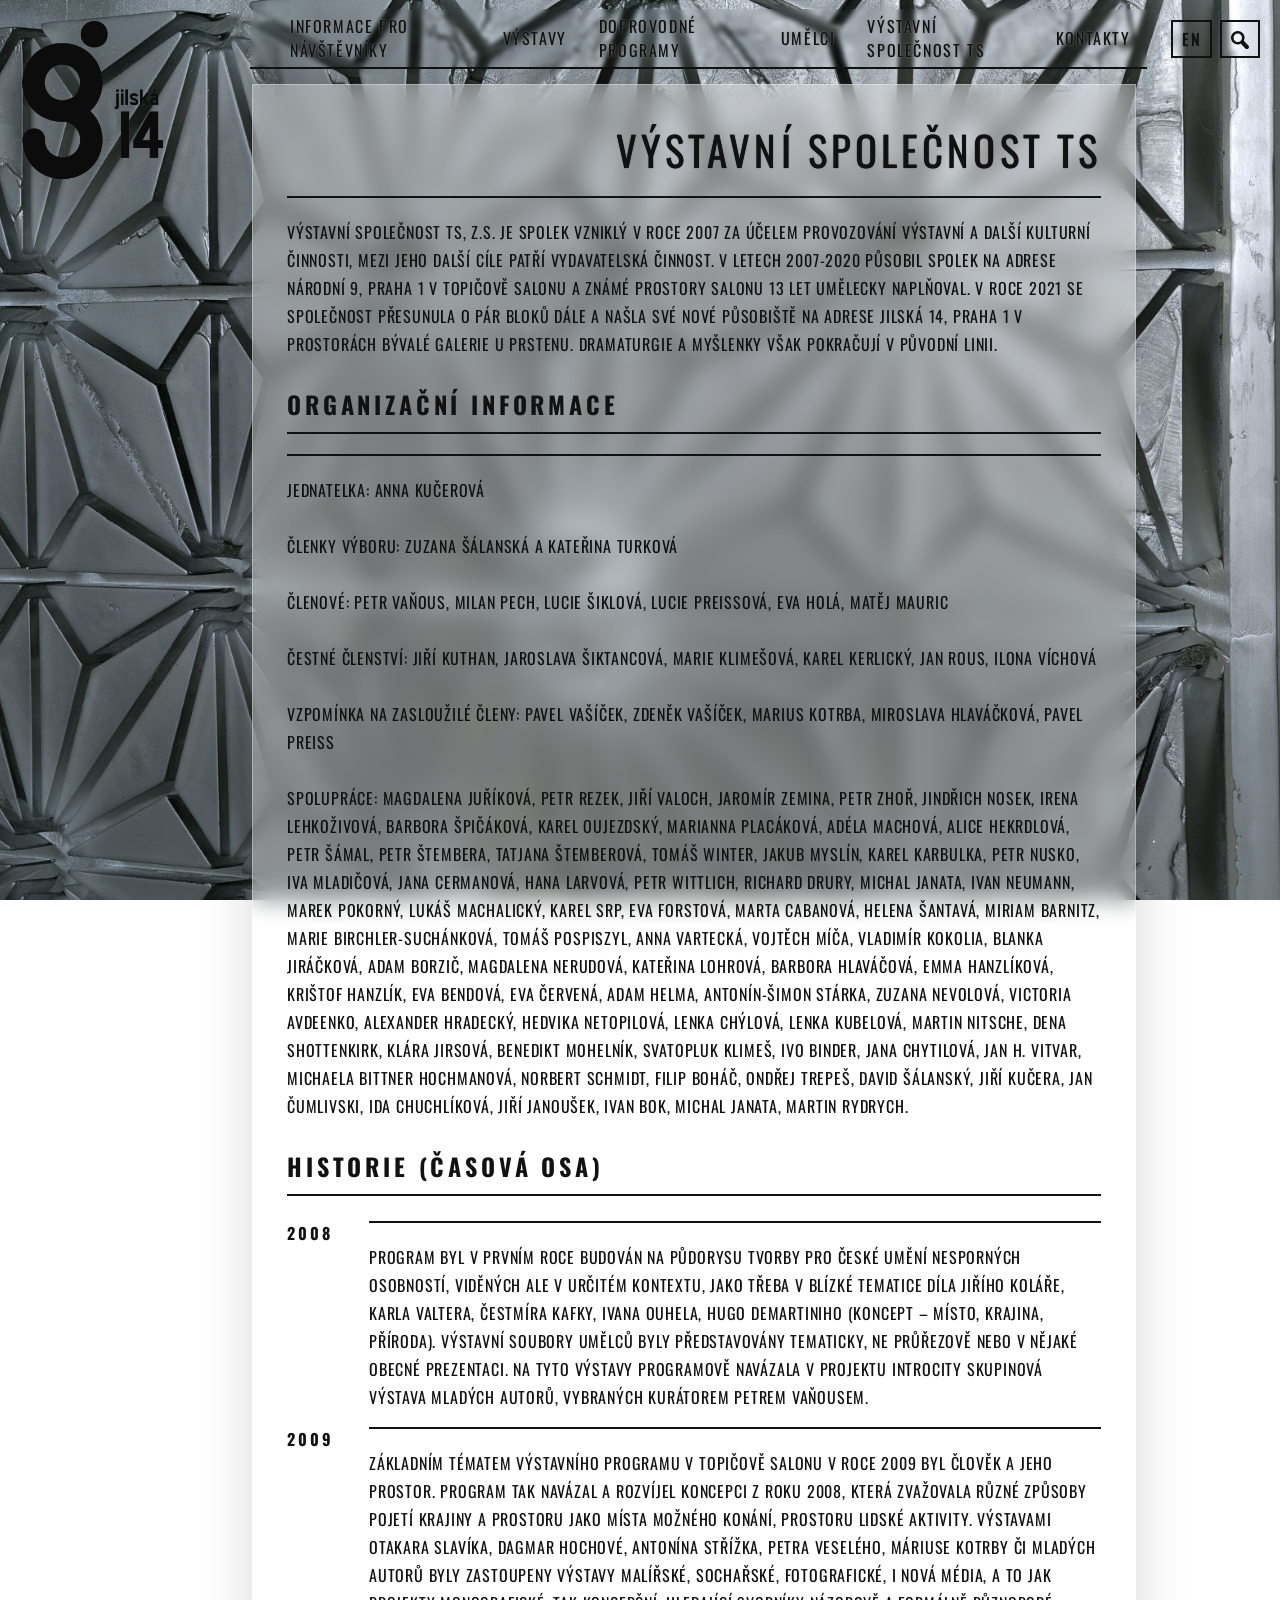
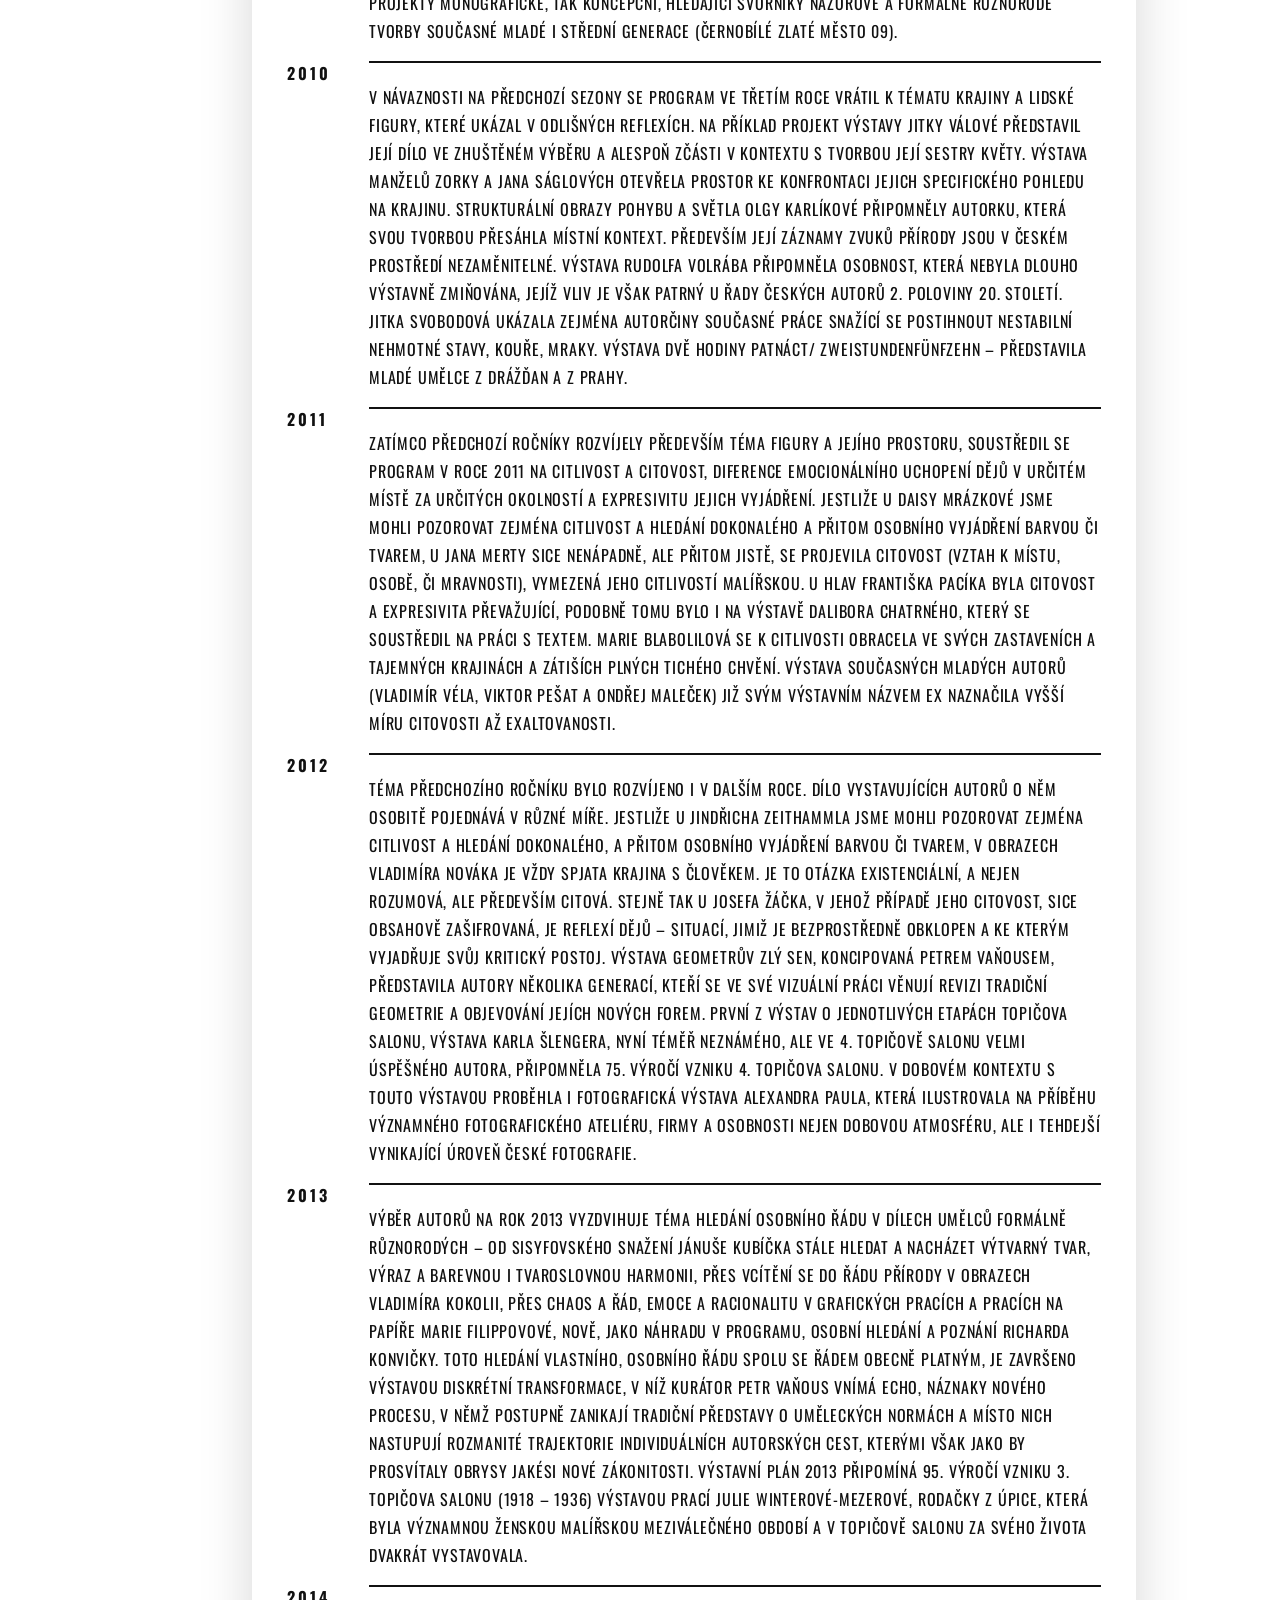
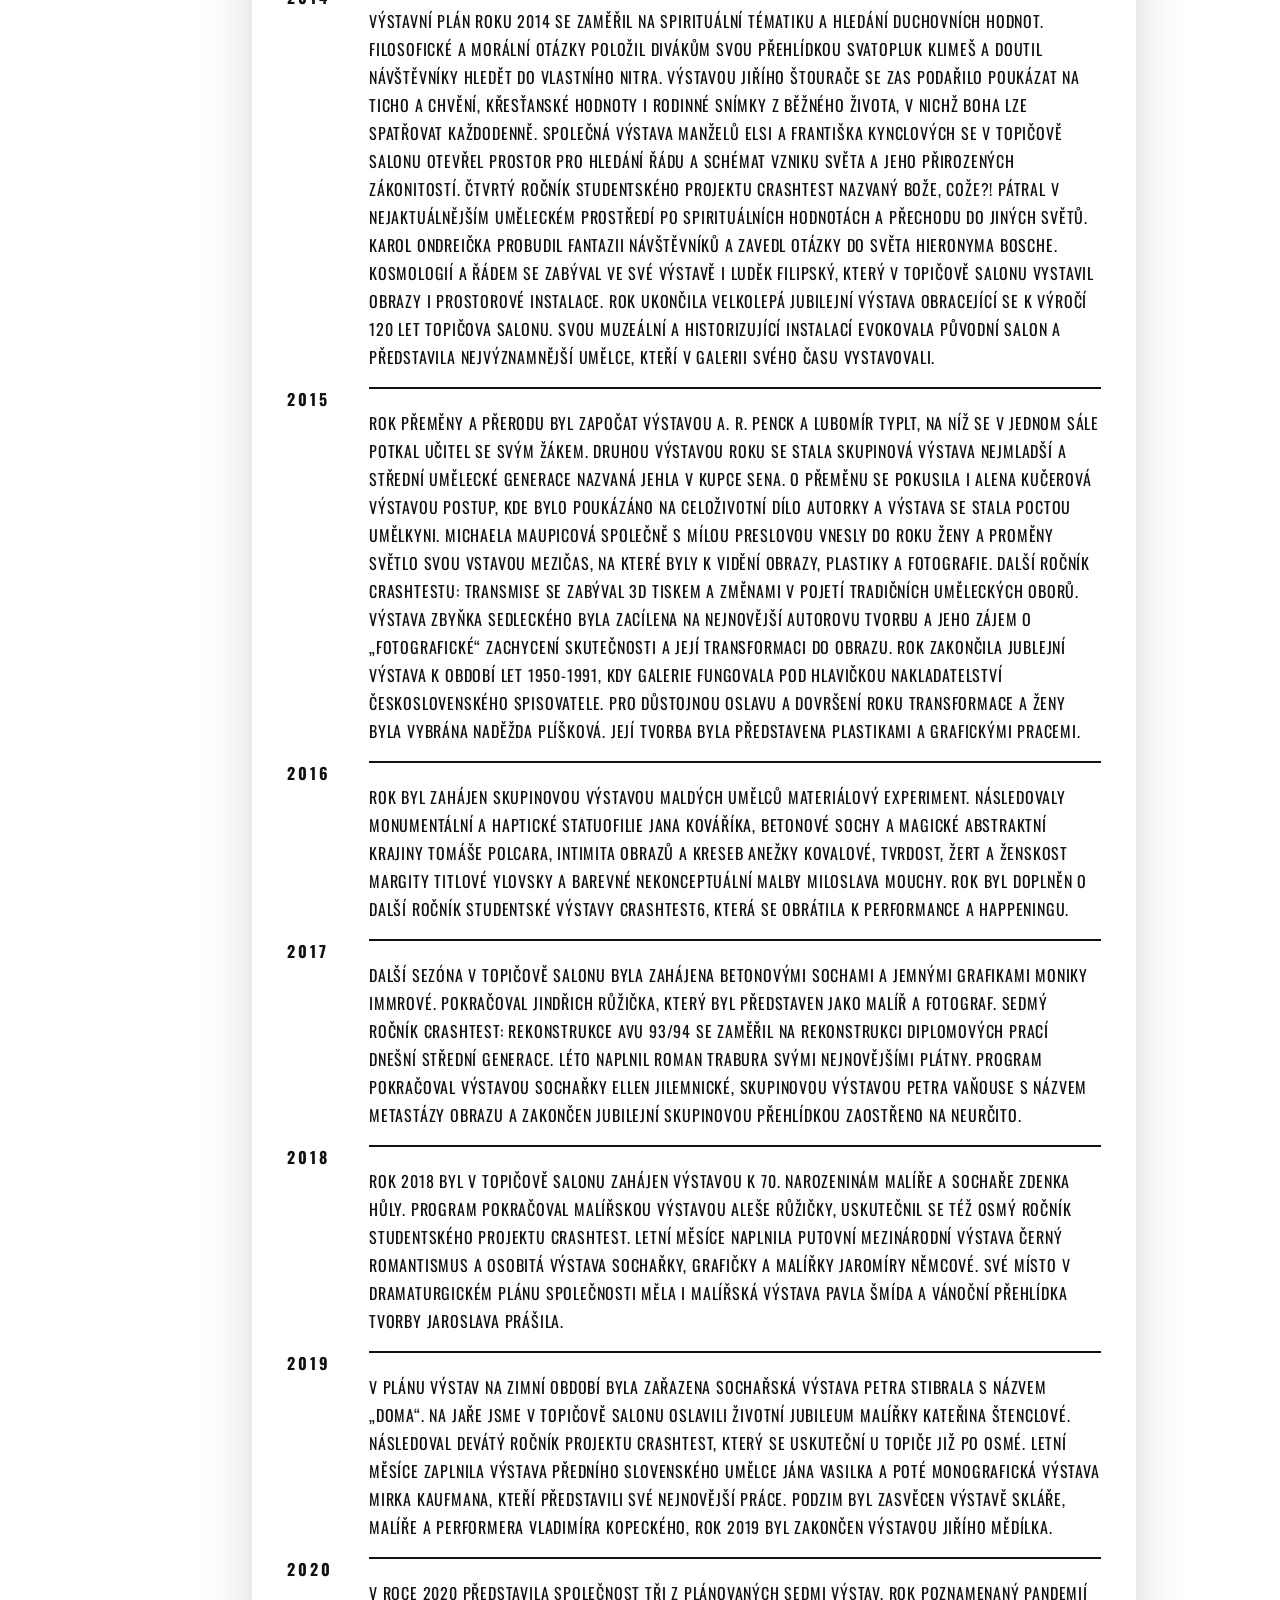
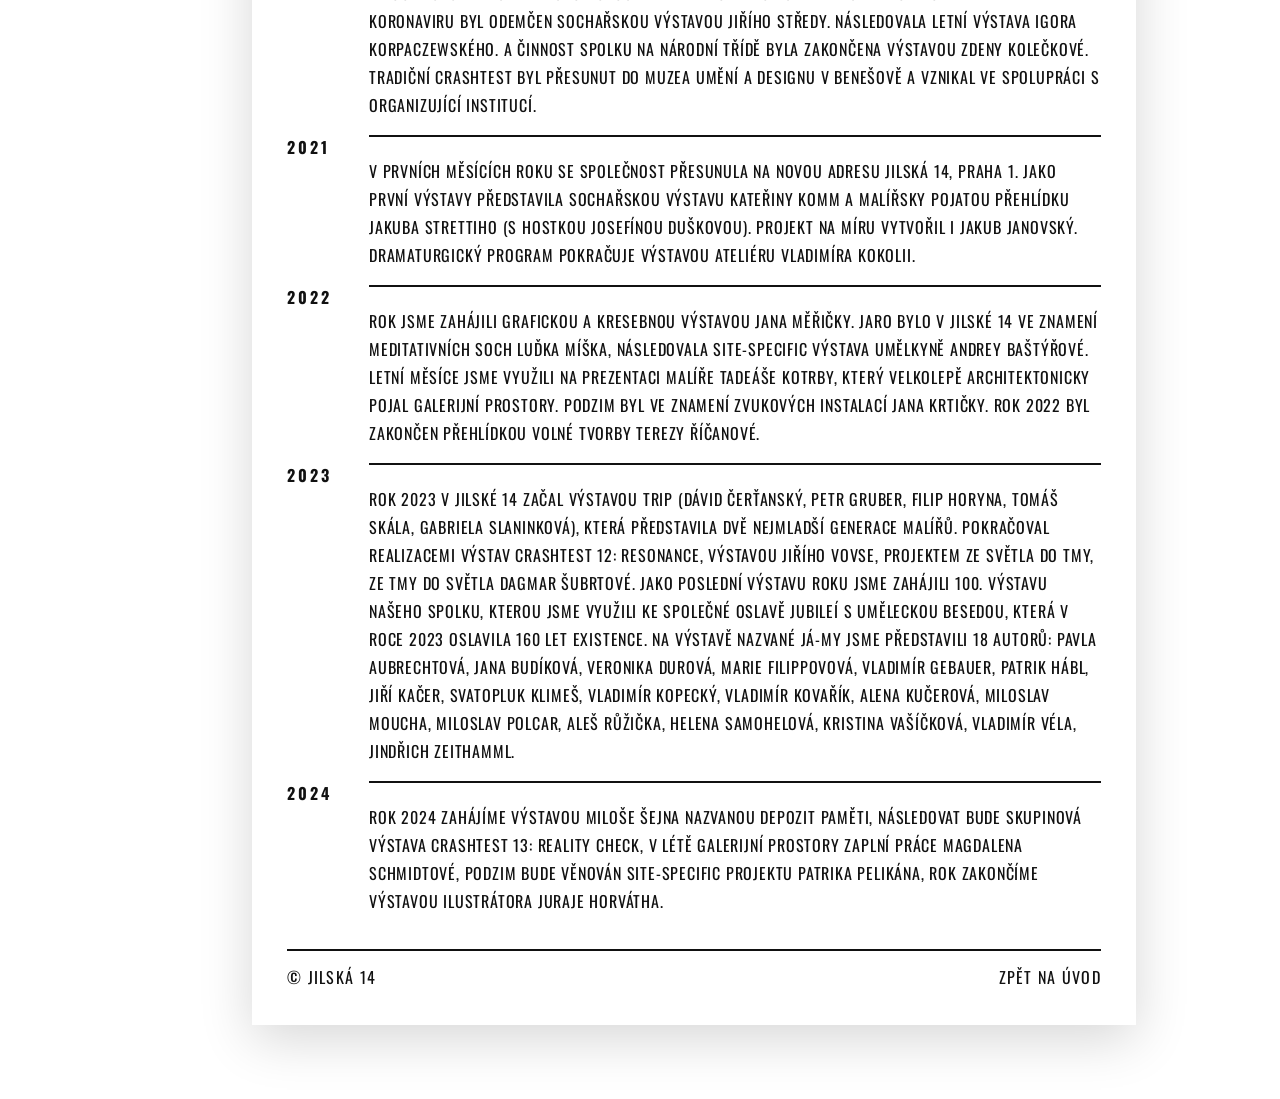
<file: vystavni_spolecnost_ts.html>
<!DOCTYPE html>
<html lang="cs">
<head>
  <meta charset="UTF-8" />
  <title>Výstavní společnost TS — Jilská 14</title>
  <meta name="viewport" content="width=device-width, initial-scale=1" />

  <link rel="preconnect" href="https://fonts.googleapis.com" />
  <link rel="preconnect" href="https://fonts.gstatic.com" crossorigin />
  <link href="https://fonts.googleapis.com/css?family=Oswald:200,300,400,500,600,700&display=swap" rel="stylesheet" />

  <link rel="icon" href="img/gj14.ico" type="image/x-icon" />
  <link rel="shortcut icon" href="img/gj14.ico" type="image/x-icon" />

  <link rel="stylesheet" href="styles.css" />
</head>

<body>
  <a href="#main-content" class="skip-link">Přeskočit na obsah / Skip to content</a>

  <button id="hamburger-btn"
          aria-label="Toggle menu"
          aria-expanded="false"
          aria-controls="primary-navigation"
          class="hamburger-btn"
          aria-haspopup="true">
    <span></span><span></span><span></span>
  </button>

  <div class="logo" aria-label="Jilska Logo">
    <a href="index.html" aria-label="Zpět na úvod / Back to home">
      <img src="img/logo-jilska.png" alt="Jilská 14" />
    </a>
  </div>

  <div class="page-wrap">
    <header>
      <nav id="primary-navigation" role="navigation" aria-label="Primary navigation" class="nav-menu">
        <ul>
          <li><a href="index.html#" data-lang="cs">Informace pro návštěvníky</a><a href="index.html#" data-lang="en" class="hidden-lang">Information for Visitors</a></li>
          <li><a href="vystavy.html" data-lang="cs">Výstavy</a><a href="vystavy.html" data-lang="en" class="hidden-lang">Exhibitions</a></li>
          <li><a href="index.html#" data-lang="cs">Doprovodné programy</a><a href="index.html#" data-lang="en" class="hidden-lang">Additional Programs</a></li>
          <li><a href="index.html#" data-lang="cs">Umělci</a><a href="index.html#" data-lang="en" class="hidden-lang">Artists</a></li>
          <li><a href="vystavni_spolecnost_ts.html" data-lang="cs" aria-current="page">Výstavní společnost TS</a><a href="vystavni_spolecnost_ts.html" data-lang="en" class="hidden-lang" aria-current="page">Exhibition Society TS</a></li>
          <li><a href="index.html#" data-lang="cs">Kontakty</a><a href="index.html#" data-lang="en" class="hidden-lang">Contacts</a></li>
        </ul>
      </nav>

      <div class="lang-search-container">
        <button id="lang-toggle-desktop" aria-label="Přepnout jazyk / Switch language">
          <span class="dot" aria-hidden="true"></span>
          <span id="lang-label-desktop">EN</span>
        </button>

        <div class="search-container-desktop" style="position: relative;">
          <button id="search-icon-btn-desktop" aria-label="Open search" aria-haspopup="listbox" aria-expanded="false" aria-controls="search-dropdown-desktop">
            <svg viewBox="0 0 45 45" aria-hidden="true" focusable="false" width="18" height="18" fill="currentColor" xmlns="http://www.w3.org/2000/svg">
              <path d="M43.462,35.997l-11.401-11.37c1.197-2.352,1.845-4.962,1.845-7.676c0-4.528-1.765-8.785-4.966-11.986C25.739,1.763,21.481,0,16.953,0C12.426,0,8.167,1.763,4.966,4.965C1.765,8.167,0,12.424,0,16.952
       c0,4.528,1.764,8.785,4.966,11.986c3.201,3.202,7.459,4.965,11.986,4.965c2.714,0,5.325-0.646,7.675-1.842l11.371,11.402
       c1.029,1.029,2.382,1.546,3.732,1.546c1.35,0,2.701-0.517,3.731-1.546C45.524,41.4,45.524,38.059,43.462,35.997z 
       M9.444,24.459c-2.005-2.006-3.109-4.671-3.109-7.507s1.104-5.502,3.11-7.508c2.005-2.005,4.671-3.11,7.507-3.11s5.502,1.104,7.508,3.11
       c2.005,2.005,3.11,4.671,3.11,7.507s-1.105,5.502-3.11,7.508c-2.006,2.005-4.673,3.109-7.508,3.109
       C14.117,27.568,11.451,26.465,9.444,24.459z"/>
            </svg>
          </button>

          <div class="search-dropdown" id="search-dropdown-desktop" role="dialog" aria-modal="true" aria-label="Search box" tabindex="-1">
            <input type="search" id="search-input-desktop" class="search-input" placeholder="..." aria-label="Search exhibitions and artists" aria-autocomplete="list" aria-controls="search-results-desktop" aria-activedescendant="" />
            <ul id="search-results-desktop" class="search-results" role="listbox" tabindex="-1"></ul>
          </div>
        </div>
      </div>
    </header>

    <main id="main-content" class="page-main" role="main" tabindex="-1" aria-label="Výstavní společnost TS">
      <div class="text-background-blur">
        <h1 data-lang="cs">Výstavní společnost TS</h1>
        <h1 data-lang="en" class="hidden-lang">Exhibition Society TS</h1>

        <section aria-label="Mission">
          <div data-lang="cs">
            <p class="t-body">
              Výstavní společnost TS, z.s. je spolek vzniklý v roce 2007 za účelem provozování výstavní a další kulturní činnosti, mezi jeho další cíle patří vydavatelská činnost. V letech 2007-2020 působil spolek na adrese Národní 9, Praha 1 v Topičově salonu a známé prostory Salonu 13 let umělecky naplňoval. V roce 2021 se společnost přesunula o pár bloků dále a našla své nové působiště na adrese Jilská 14, Praha 1 v prostorách bývalé galerie U Prstenu. Dramaturgie a myšlenky však pokračují v původní linii.
            </p>
          </div>
          <div data-lang="en" class="hidden-lang">
            <p class="t-body">
              Exhibition Society TS, z.s. supports the presentation of contemporary art and creates space for exhibitions, meetings,
              discussions, and public programmes. Galerie Jilská 14 is one of the society’s long-term activities.
            </p>
          </div>
        </section>

        <section aria-label="Legal">
          <div data-lang="cs">
            <h2 style="letter-spacing:0.16em;text-transform:uppercase;color:#111;margin-top:28px;">Organizační informace</h2>
            <p class="t-body"> Jednatelka: Anna Kučerová<br>
              <br>
              Členky Výboru: Zuzana Šálanská a Kateřina Turková<br>
  <br>
              Členové: Petr Vaňous, Milan Pech, Lucie Šiklová, Lucie Preissová, Eva Holá, Matěj Mauric<br>
  <br>
              Čestné členství: Jiří Kuthan, Jaroslava Šiktancová, Marie Klimešová, Karel Kerlický, Jan Rous, Ilona Víchová<br>
  <br>
              Vzpomínka na zasloužilé členy: Pavel Vašíček, Zdeněk Vašíček, Marius Kotrba, Miroslava Hlaváčková, Pavel Preiss<br>
  <br>
              Spolupráce:
              Magdalena Juříková, Petr Rezek, Jiří Valoch, Jaromír Zemina, Petr Zhoř, Jindřich Nosek, Irena Lehkoživová, Barbora Špičáková, Karel Oujezdský, Marianna Placáková, Adéla Machová, Alice Hekrdlová, Petr Šámal, Petr Štembera, Tatjana Štemberová, Tomáš Winter, Jakub Myslín, Karel Karbulka, Petr Nusko, Iva Mladičová, Jana Cermanová, Hana Larvová, Petr Wittlich, Richard Drury, Michal Janata, Ivan Neumann, Marek Pokorný, Lukáš Machalický, Karel Srp, Eva Forstová, Marta Cabanová, Helena Šantavá, Miriam Barnitz, Marie Birchler-Suchánková, Tomáš Pospiszyl, Anna Vartecká, Vojtěch Míča, Vladimír Kokolia, Blanka Jiráčková, Adam Borzič, Magdalena Nerudová, Kateřina Lohrová, Barbora Hlaváčová, Emma Hanzlíková, Krištof Hanzlík, Eva Bendová, Eva Červená, Adam Helma, Antonín-Šimon Stárka, Zuzana Nevolová, Victoria Avdeenko, Alexander Hradecký, Hedvika Netopilová, Lenka Chýlová, Lenka Kubelová, Martin Nitsche, Dena Shottenkirk, Klára Jirsová, Benedikt Mohelník, Svatopluk Klimeš, Ivo Binder, Jana Chytilová, Jan H. Vitvar, Michaela Bittner Hochmanová, Norbert Schmidt, Filip Boháč, Ondřej Trepeš, David Šálanský, Jiří Kučera, Jan Čumlivski, Ida Chuchlíková, Jiří Janoušek, Ivan Bok, Michal Janata, Martin Rydrych. </p>
          </div>
          <div data-lang="en" class="hidden-lang">
            <h2 style="letter-spacing:0.16em;text-transform:uppercase;color:#111;margin-top:28px;">Organization</h2>
            <p class="t-body">
              Exhibition Society TS, z.s. • Galerie Jilská 14 • Prague 1 — Old Town<br />
              For current contacts and bank details, use the Contacts section on the homepage.
            </p>
          </div>
        </section>

        <section aria-label="Timeline">
          <div data-lang="cs">
            <h2 style="letter-spacing:0.16em;text-transform:uppercase;color:#111;margin-top:28px;">Historie (časová osa)</h2>
            <div class="timeline" role="list">
              <div class="t-year" role="listitem">2008</div>
              <div class="t-body">Program byl v prvním roce budován na půdorysu tvorby pro české umění nesporných osobností, viděných ale v určitém kontextu, jako třeba v blízké tematice díla Jiřího Koláře, Karla Valtera, Čestmíra Kafky, Ivana Ouhela, Hugo Demartiniho (koncept – místo, krajina, příroda). Výstavní soubory umělců byly představovány tematicky, ne průřezově nebo v nějaké obecné prezentaci. Na tyto výstavy programově navázala v projektu INtroCITY skupinová výstava mladých autorů, vybraných kurátorem Petrem Vaňousem.</div>

              <div class="t-year" role="listitem">2009</div>
              <div class="t-body">Základním tématem výstavního programu v Topičově salonu v roce 2009 byl člověk a jeho prostor. Program tak navázal a rozvíjel koncepci z roku 2008, která zvažovala různé způsoby pojetí krajiny a prostoru jako místa možného konání, prostoru lidské aktivity. Výstavami Otakara Slavíka, Dagmar Hochové, Antonína Střížka, Petra Veselého, Máriuse Kotrby či mladých autorů byly zastoupeny výstavy malířské, sochařské, fotografické, i nová média, a to jak projekty monografické, tak koncepční, hledající svorníky názorově a formálně různorodé tvorby současné mladé i střední generace (Černobílé zlaté město 09).</div>

              <div class="t-year" role="listitem">2010</div>
              <div class="t-body">V návaznosti na předchozí sezony se program ve třetím roce vrátil k tématu krajiny a lidské figury, které ukázal v odlišných reflexích. Na příklad projekt výstavy Jitky Válové představil její dílo ve zhuštěném výběru a alespoň zčásti v kontextu s tvorbou její sestry Květy. Výstava manželů Zorky a Jana Ságlových otevřela prostor ke konfrontaci jejich specifického pohledu na krajinu. Strukturální obrazy pohybu a světla Olgy Karlíkové připomněly autorku, která svou tvorbou přesáhla místní kontext. Především její záznamy zvuků přírody jsou v českém prostředí nezaměnitelné. Výstava Rudolfa Volrába připomněla osobnost, která nebyla dlouho výstavně zmiňována, jejíž vliv je však patrný u řady českých autorů 2. poloviny 20. století. Jitka Svobodová ukázala zejména autorčiny současné práce snažící se postihnout nestabilní nehmotné stavy, kouře, mraky. Výstava Dvě hodiny patnáct/ Zweistundenfünfzehn – představila mladé umělce z Drážďan a z Prahy.</div>

              <div class="t-year" role="listitem">2011</div>
              <div class="t-body">Zatímco předchozí ročníky rozvíjely především téma figury a jejího prostoru, soustředil se program v roce 2011 na citlivost a citovost, diference emocionálního uchopení dějů v určitém místě za určitých okolností a expresivitu jejich vyjádření. Jestliže u Daisy Mrázkové jsme mohli pozorovat zejména citlivost a hledání dokonalého a přitom osobního vyjádření barvou či tvarem, u Jana Merty sice nenápadně, ale přitom jistě, se projevila citovost (vztah k místu, osobě, či mravnosti), vymezená jeho citlivostí malířskou. U hlav Františka Pacíka byla citovost a expresivita převažující, podobně tomu bylo i na výstavě Dalibora Chatrného, který se soustředil na práci s textem. Marie Blabolilová se k citlivosti obracela ve svých Zastaveních a tajemných krajinách a zátiších plných tichého chvění. Výstava současných mladých autorů (Vladimír Véla, Viktor Pešat a Ondřej Maleček) již svým výstavním názvem EX naznačila vyšší míru citovosti až exaltovanosti.</div>

              <div class="t-year" role="listitem">2012</div>
              <div class="t-body">Téma předchozího ročníku bylo rozvíjeno i v dalším roce. Dílo vystavujících autorů o něm osobitě pojednává v různé míře. Jestliže u Jindřicha Zeithammla jsme mohli pozorovat zejména citlivost a hledání dokonalého, a přitom osobního vyjádření barvou či tvarem, v obrazech Vladimíra Nováka je vždy spjata krajina s člověkem. Je to otázka existenciální, a nejen rozumová, ale především citová. Stejně tak u Josefa Žáčka, v jehož případě jeho citovost, sice obsahově zašifrovaná, je reflexí dějů – situací, jimiž je bezprostředně obklopen a ke kterým vyjadřuje svůj kritický postoj. Výstava Geometrův zlý sen, koncipovaná Petrem Vaňousem, představila autory několika generací, kteří se ve své vizuální práci věnují revizi tradiční geometrie a objevování jejích nových forem. První z výstav o jednotlivých etapách Topičova salonu, výstava Karla Šlengera, nyní téměř neznámého, ale ve 4. Topičově salonu velmi úspěšného autora, připomněla 75. výročí vzniku 4. Topičova salonu. V dobovém kontextu s touto výstavou proběhla i fotografická výstava Alexandra Paula, která ilustrovala na příběhu významného fotografického ateliéru, firmy a osobnosti nejen dobovou atmosféru, ale i tehdejší vynikající úroveň české fotografie.</div>

              <div class="t-year" role="listitem">2013</div>
              <div class="t-body">Výběr autorů na rok 2013 vyzdvihuje téma hledání osobního řádu v dílech umělců formálně různorodých – od sisyfovského snažení Jánuše Kubíčka stále hledat a nacházet výtvarný tvar, výraz a barevnou i tvaroslovnou harmonii, přes vcítění se do řádu přírody v obrazech Vladimíra Kokolii, přes chaos a řád, emoce a racionalitu v grafických pracích a pracích na papíře Marie Filippovové, nově, jako náhradu v programu, osobní hledání a poznání Richarda Konvičky. Toto hledání vlastního, osobního řádu spolu se řádem obecně platným, je završeno výstavou Diskrétní transformace, v níž kurátor Petr Vaňous vnímá echo, náznaky nového procesu, v němž postupně zanikají tradiční představy o uměleckých normách a místo nich nastupují rozmanité trajektorie individuálních autorských cest, kterými však jako by prosvítaly obrysy jakési nové zákonitosti. Výstavní plán 2013 připomíná 95. výročí vzniku 3. Topičova salonu (1918 – 1936) výstavou prací Julie Winterové-Mezerové, rodačky z Úpice, která byla významnou ženskou malířskou meziválečného období a v Topičově salonu za svého života dvakrát vystavovala.</div>

              <div class="t-year" role="listitem">2014</div>
              <div class="t-body">Výstavní plán roku 2014 se zaměřil na spirituální tématiku a hledání duchovních hodnot. Filosofické a morální otázky položil divákům svou přehlídkou Svatopluk Klimeš a doutil návštěvníky hledět do vlastního nitra. Výstavou Jiřího Štourače se zas podařilo poukázat na ticho a chvění, křesťanské hodnoty i rodinné snímky z běžného života, v nichž Boha lze spatřovat každodenně. Společná výstava manželů Elsi a Františka Kynclových se v Topičově salonu otevřel prostor pro hledání řádu a schémat vzniku světa a jeho přirozených zákonitostí. Čtvrtý ročník studentského projektu CRASHTEST nazvaný Bože, cože?! pátral v nejaktuálnějším uměleckém prostředí po spirituálních hodnotách a přechodu do jiných světů. Karol Ondreička probudil fantazii návštěvníků a zavedl otázky do světa Hieronyma Bosche. Kosmologií a řádem se zabýval ve své výstavě i Luděk Filipský, který v Topičově salonu vystavil obrazy i prostorové instalace. Rok ukončila velkolepá jubilejní výstava obracející se k výročí 120 let Topičova salonu. Svou muzeální a historizující instalací evokovala původní Salon a představila nejvýznamnější umělce, kteří v galerii svého času vystavovali.</div>

              <div class="t-year" role="listitem">2015</div>
              <div class="t-body">Rok přeměny a přerodu byl započat výstavou A. R. Penck a Lubomír Typlt, na níž se v jednom sále potkal učitel se svým žákem. Druhou výstavou roku se stala skupinová výstava nejmladší a střední umělecké generace nazvaná Jehla v kupce sena. O přeměnu se pokusila i Alena Kučerová výstavou postup, kde bylo poukázáno na celoživotní dílo autorky a výstava se stala poctou umělkyni. Michaela Maupicová společně s Mílou Preslovou vnesly do roku Ženy a proměny světlo svou vstavou Mezičas, na které byly k vidění obrazy, plastiky a fotografie. Další ročník CRASHTESTU: Transmise se zabýval 3D tiskem a změnami v pojetí tradičních uměleckých oborů. Výstava Zbyňka Sedleckého byla zacílena na nejnovější autorovu tvorbu a jeho zájem o „fotografické“ zachycení skutečnosti a její transformaci do obrazu. Rok zakončila jublejní výstava k období let 1950-1991, kdy galerie fungovala pod hlavičkou nakladatelství Československého spisovatele. Pro důstojnou oslavu a dovršení roku transformace a Ženy byla vybrána Naděžda Plíšková. Její tvorba byla představena plastikami a grafickými pracemi.</div>

              <div class="t-year" role="listitem">2016</div>
              <div class="t-body">Rok byl zahájen skupinovou výstavou maldých umělců Materiálový experiment. Následovaly monumentální a haptické Statuofilie Jana Kováříka, betonové sochy a magické abstraktní krajiny Tomáše Polcara, Intimita obrazů a kreseb Anežky Kovalové, tvrdost, žert a ženskost Margity Titlové Ylovsky a barevné nekonceptuální malby Miloslava Mouchy. rok byl doplněn o další ročník studentské výstavy CRASHTEST6, která se obrátila k performance a happeningu.</div>

              <div class="t-year" role="listitem">2017</div>
              <div class="t-body">Další sezóna v Topičově salonu byla zahájena betonovými sochami a jemnými grafikami Moniky Immrové. Pokračoval Jindřich Růžička, který byl představen jako malíř a fotograf. Sedmý ročník CRASHTEST: Rekonstrukce AVU 93/94 se zaměřil na rekonstrukci diplomových prací dnešní střední generace. Léto naplnil Roman Trabura svými nejnovějšími plátny. Program pokračoval výstavou sochařky Ellen Jilemnické, skupinovou výstavou Petra Vaňouse s názvem Metastázy obrazu a zakončen jubilejní skupinovou přehlídkou Zaostřeno na neurčito.</div>

              <div class="t-year" role="listitem">2018</div>
              <div class="t-body">Rok 2018 byl v Topičově salonu zahájen výstavou k 70. narozeninám malíře a sochaře Zdenka Hůly. Program pokračoval malířskou výstavou Aleše Růžičky, uskutečnil se též osmý ročník studentského projektu CRASHTEST. Letní měsíce naplnila putovní mezinárodní výstava Černý romantismus a osobitá výstava sochařky, grafičky a malířky Jaromíry Němcové. Své místo v dramaturgickém plánu Společnosti měla i malířská výstava Pavla Šmída a vánoční přehlídka tvorby Jaroslava Prášila.</div>

              <div class="t-year" role="listitem">2019</div>
              <div class="t-body">V plánu výstav na zimní období byla zařazena sochařská výstava Petra Stibrala s názvem „Doma“. Na jaře jsme v Topičově salonu oslavili životní jubileum malířky Kateřina Štenclové. Následoval devátý ročník projektu CRASHTEST, který se uskuteční u Topiče již po osmé. Letní měsíce zaplnila výstava předního slovenského umělce Jána Vasilka a poté monografická výstava Mirka Kaufmana, kteří představili své nejnovější práce. Podzim byl zasvěcen výstavě skláře, malíře a performera Vladimíra Kopeckého, rok 2019 byl zakončen výstavou Jiřího Mědílka.</div>

              <div class="t-year" role="listitem">2020</div>
              <div class="t-body">V roce 2020 představila společnost tři z plánovaných sedmi výstav. Rok poznamenaný pandemií koronaviru byl odemčen sochařskou výstavou Jiřího Středy. Následovala letní výstava Igora Korpaczewského. A činnost spolku na Národní třídě byla zakončena výstavou Zdeny Kolečkové. Tradiční CRASHTEST byl přesunut do Muzea umění a designu v Benešově a vznikal ve spolupráci s organizující institucí.</div>

              <div class="t-year" role="listitem">2021</div>
              <div class="t-body">V prvních měsících roku se společnost přesunula na novou adresu Jilská 14, Praha 1. Jako první výstavy představila sochařskou výstavu Kateřiny Komm a malířsky pojatou přehlídku Jakuba Strettiho (s hostkou Josefínou Duškovou). Projekt na míru vytvořil i Jakub Janovský. Dramaturgický program pokračuje výstavou ateliéru Vladimíra Kokolii.</div>

              <div class="t-year" role="listitem">2022</div>
              <div class="t-body">Rok jsme zahájili grafickou a kresebnou výstavou Jana Měřičky. Jaro bylo v Jilské 14 ve znamení meditativních soch Luďka Míška, následovala site-specific výstava umělkyně Andrey Baštýřové. Letní měsíce jsme využili na prezentaci malíře Tadeáše Kotrby, který velkolepě architektonicky pojal galerijní prostory. Podzim byl ve znamení zvukových instalací Jana Krtičky. Rok 2022 byl zakončen přehlídkou volné tvorby Terezy Říčanové.</div>

              <div class="t-year" role="listitem">2023</div>
              <div class="t-body">Rok 2023 v Jilské 14 začal výstavou TRIP (Dávid Čerťanský, Petr Gruber, Filip Horyna, Tomáš Skála, Gabriela Slaninková), která představila dvě nejmladší generace malířů. Pokračoval realizacemi výstav CRASHTEST 12: RESONANCE, výstavou Jiřího Vovse, projektem Ze světla do tmy, ze tmy do světla Dagmar Šubrtové. Jako poslední výstavu roku jsme zahájili 100. výstavu našeho spolku, kterou jsme využili ke společné oslavě jubileí s Uměleckou besedou, která v roce 2023 oslavila 160 let existence. Na výstavě nazvané JÁ-MY jsme představili 18 autorů: Pavla Aubrechtová, Jana Budíková, Veronika Durová, Marie Filippovová, Vladimír Gebauer, Patrik Hábl, Jiří Kačer, Svatopluk Klimeš, Vladimír Kopecký, Vladimír Kovařík, Alena Kučerová, Miloslav Moucha, Miloslav Polcar, Aleš Růžička, Helena Samohelová, Kristina Vašíčková, Vladimír Véla, Jindřich Zeithamml.</div>

              <div class="t-year" role="listitem">2024</div>
              <div class="t-body">Rok 2024 zahájíme výstavou Miloše Šejna nazvanou DEPOZIT PAMĚTI, následovat bude skupinová výstava CRASHTEST 13: REALITY CHECK, v létě galerijní prostory zaplní práce Magdalena Schmidtové, podzim bude věnován site-specific projektu Patrika Pelikána, rok zakončíme výstavou ilustrátora Juraje Horvátha.</div>
            </div>
          </div>

          <div data-lang="en" class="hidden-lang">
            <h2 style="letter-spacing:0.16em;text-transform:uppercase;color:#111;margin-top:28px;">History (timeline)</h2>
            <div class="timeline" role="list">
              <div class="t-year" role="listitem">200X</div>
              <div class="t-body">Founded / first exhibition activities. (Add exact year and factual sentence.)</div>

              <div class="t-year" role="listitem">201X</div>
              <div class="t-body">Programme expansion, collaborations with artists and institutions. (Add details.)</div>

              <div class="t-year" role="listitem">202X</div>
              <div class="t-body">Focus on public programmes, education, and community. (Add details.)</div>

              <div class="t-year" role="listitem">2026</div>
              <div class="t-body">Text update / last year summary. (Annual update.)</div>
            </div>
          </div>
        </section>

        <div class="page-footer" role="contentinfo">
          <div data-lang="cs">© Jilská 14</div>
          <div data-lang="en" class="hidden-lang">© Jilska 14</div>
          <a href="index.html" data-lang="cs">Zpět na úvod</a>
          <a href="index.html" data-lang="en" class="hidden-lang">Back to home</a>
        </div>
      </div>
    </main>
  </div>

	<button id="back-to-top-btn" aria-label="Zpět nahoru / Scroll to top">
  <svg width="18" height="18" viewBox="0 0 24 24" fill="none" stroke="currentColor" stroke-width="2.5" stroke-linecap="round" stroke-linejoin="round">
    <polyline points="18 15 12 9 6 15"></polyline>
  </svg>
</button>
  <script src="index.js"></script>
</body>
</html>
</file>
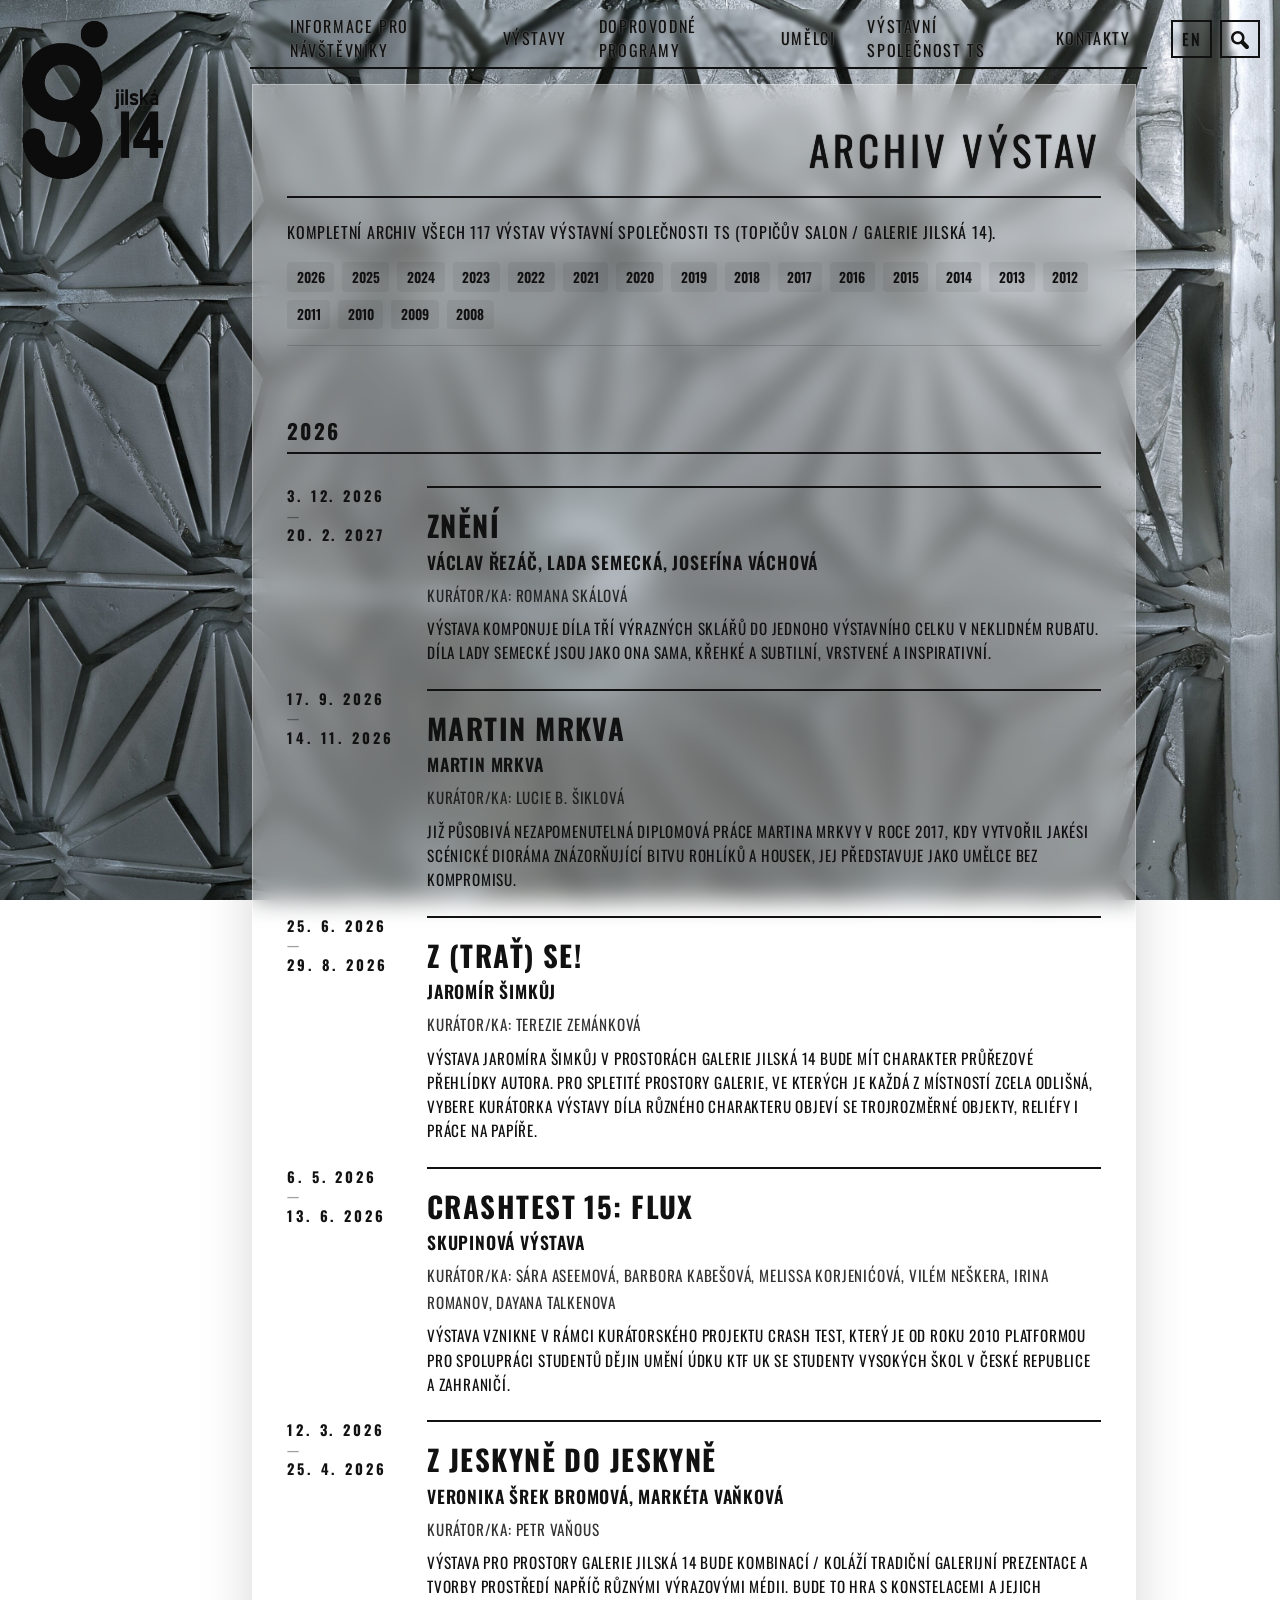
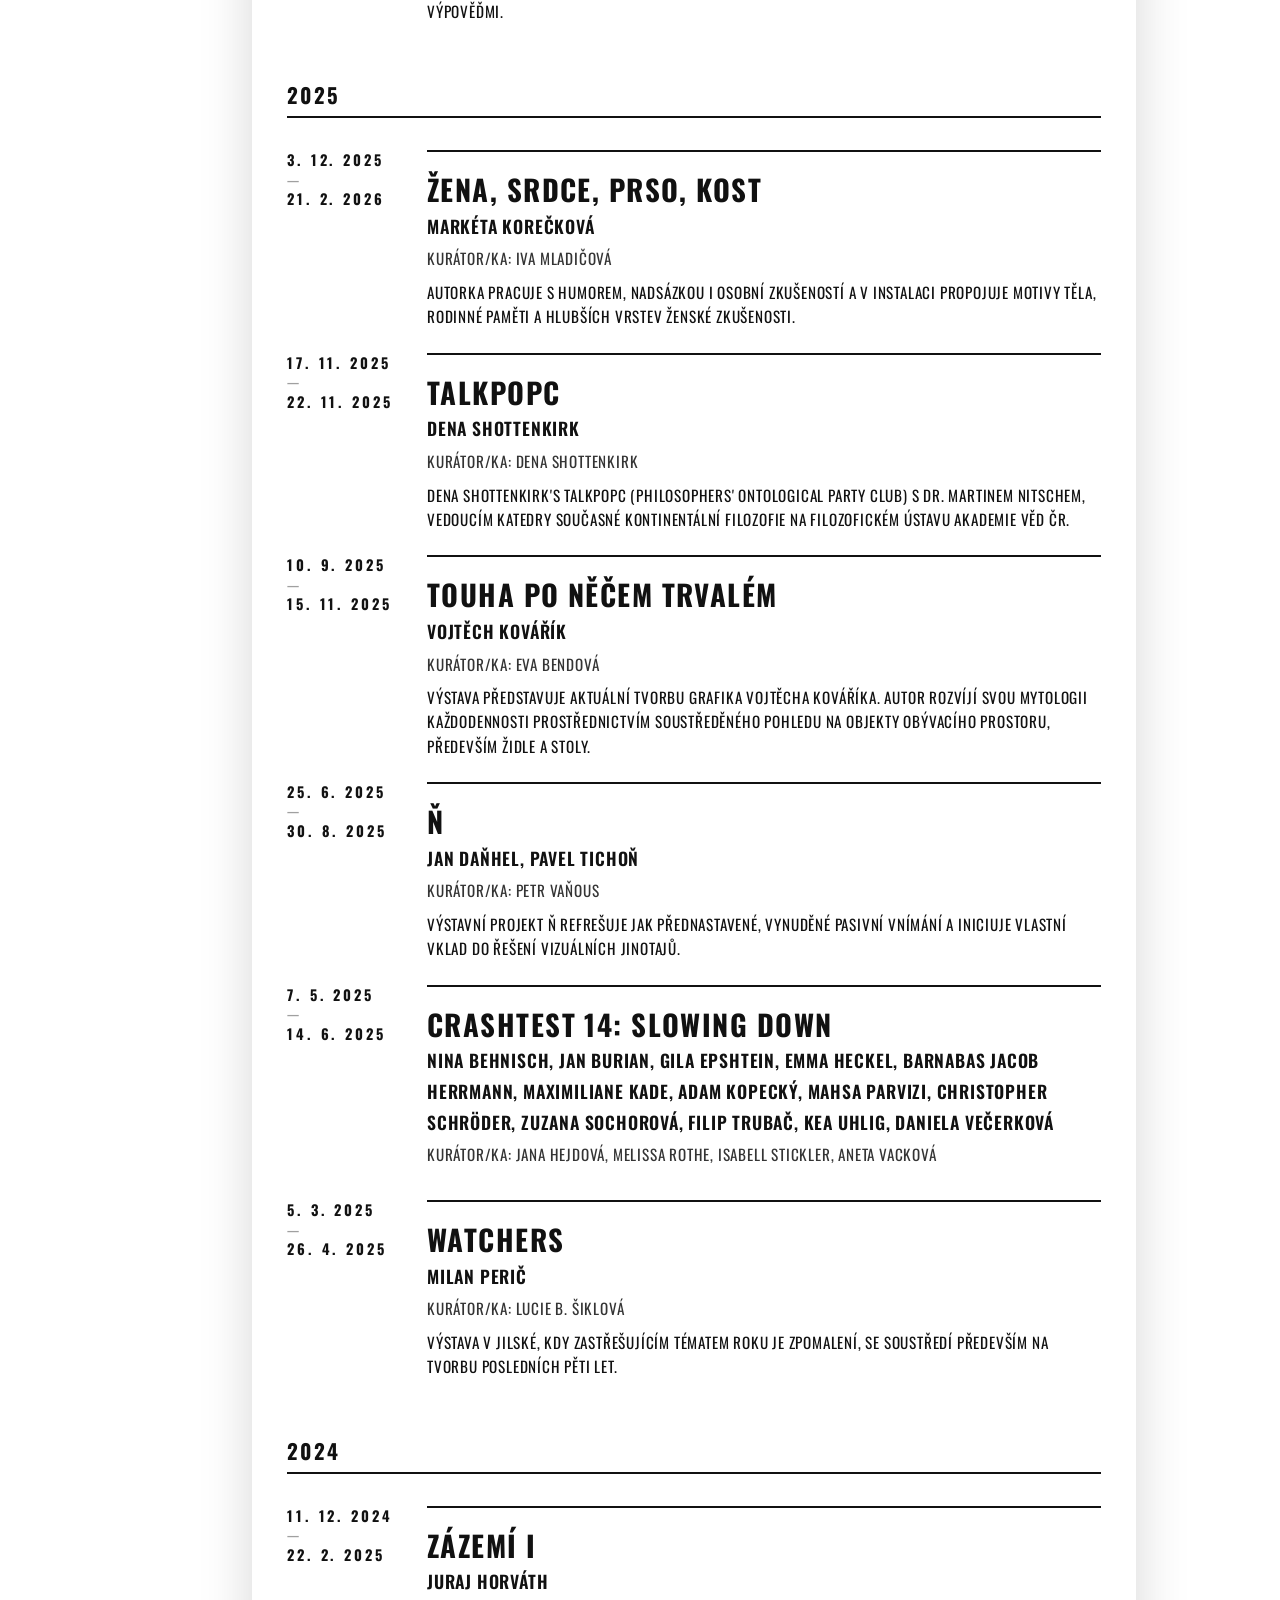
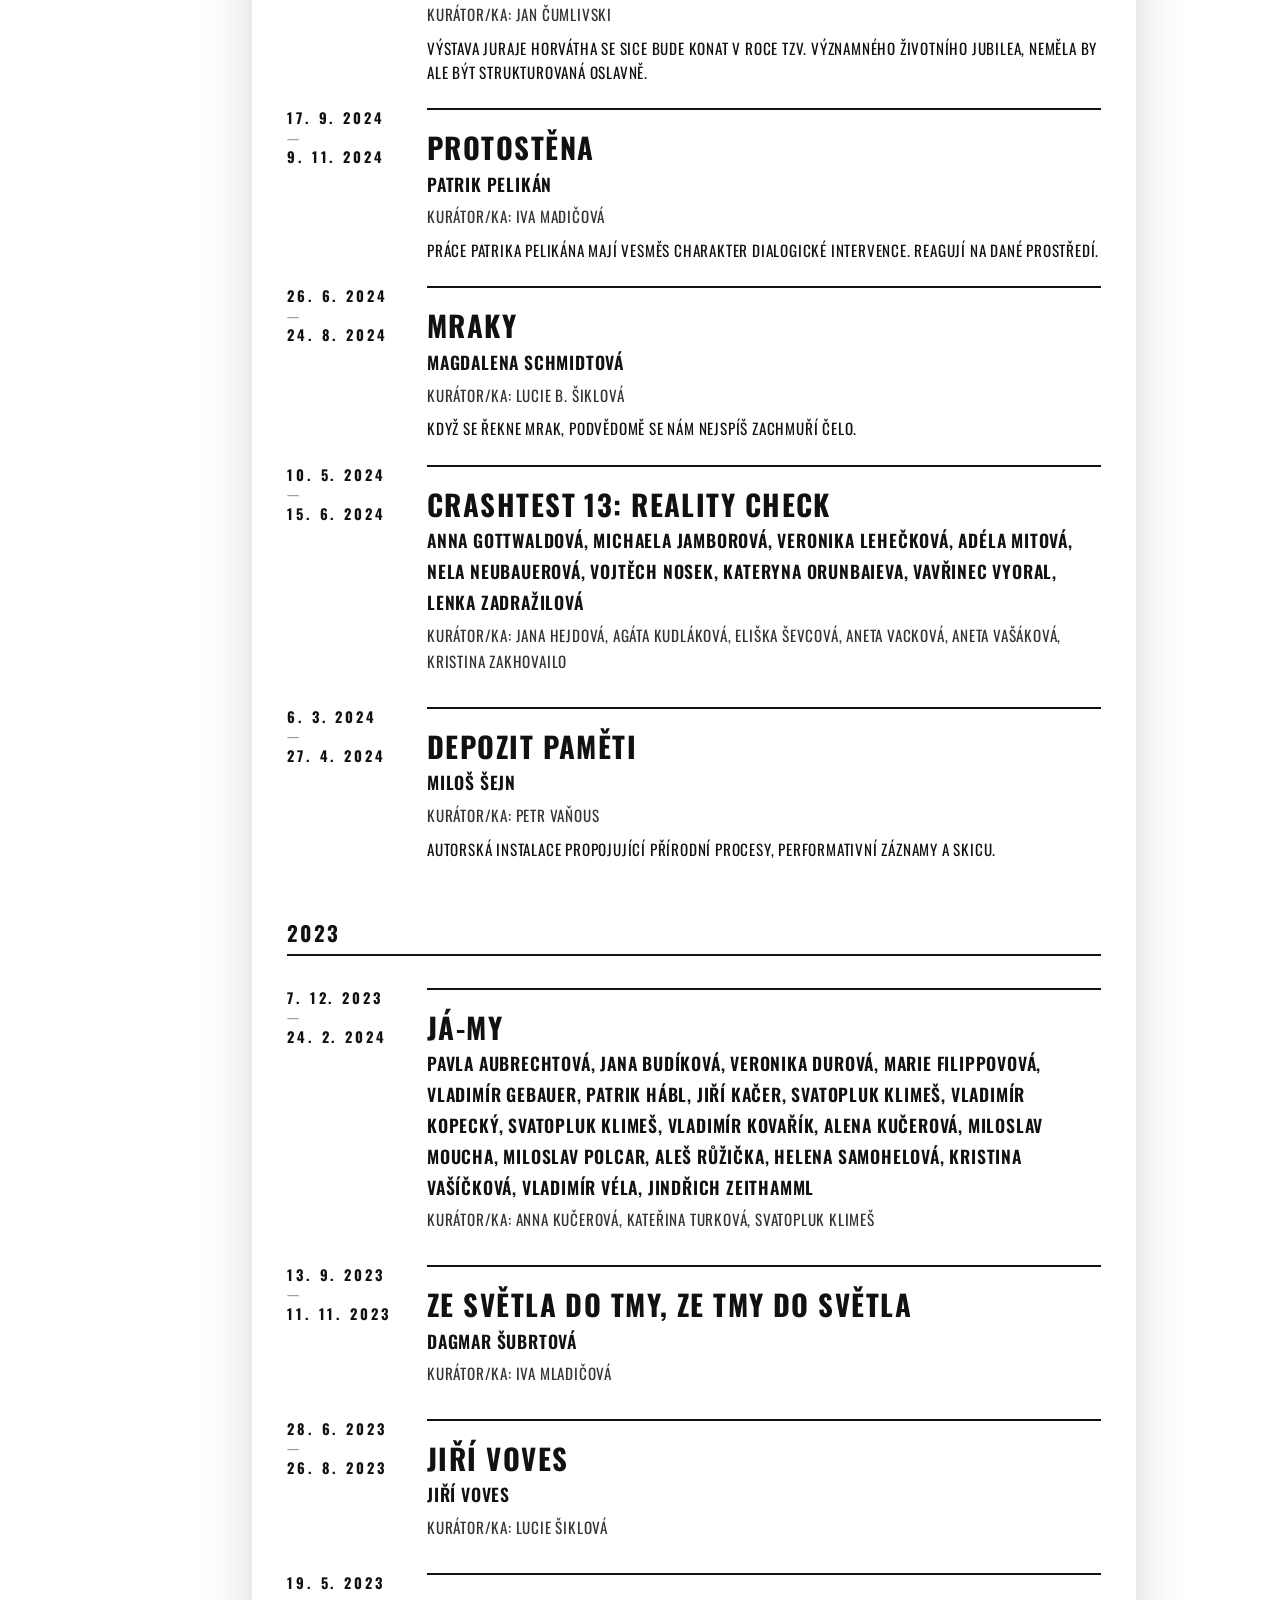
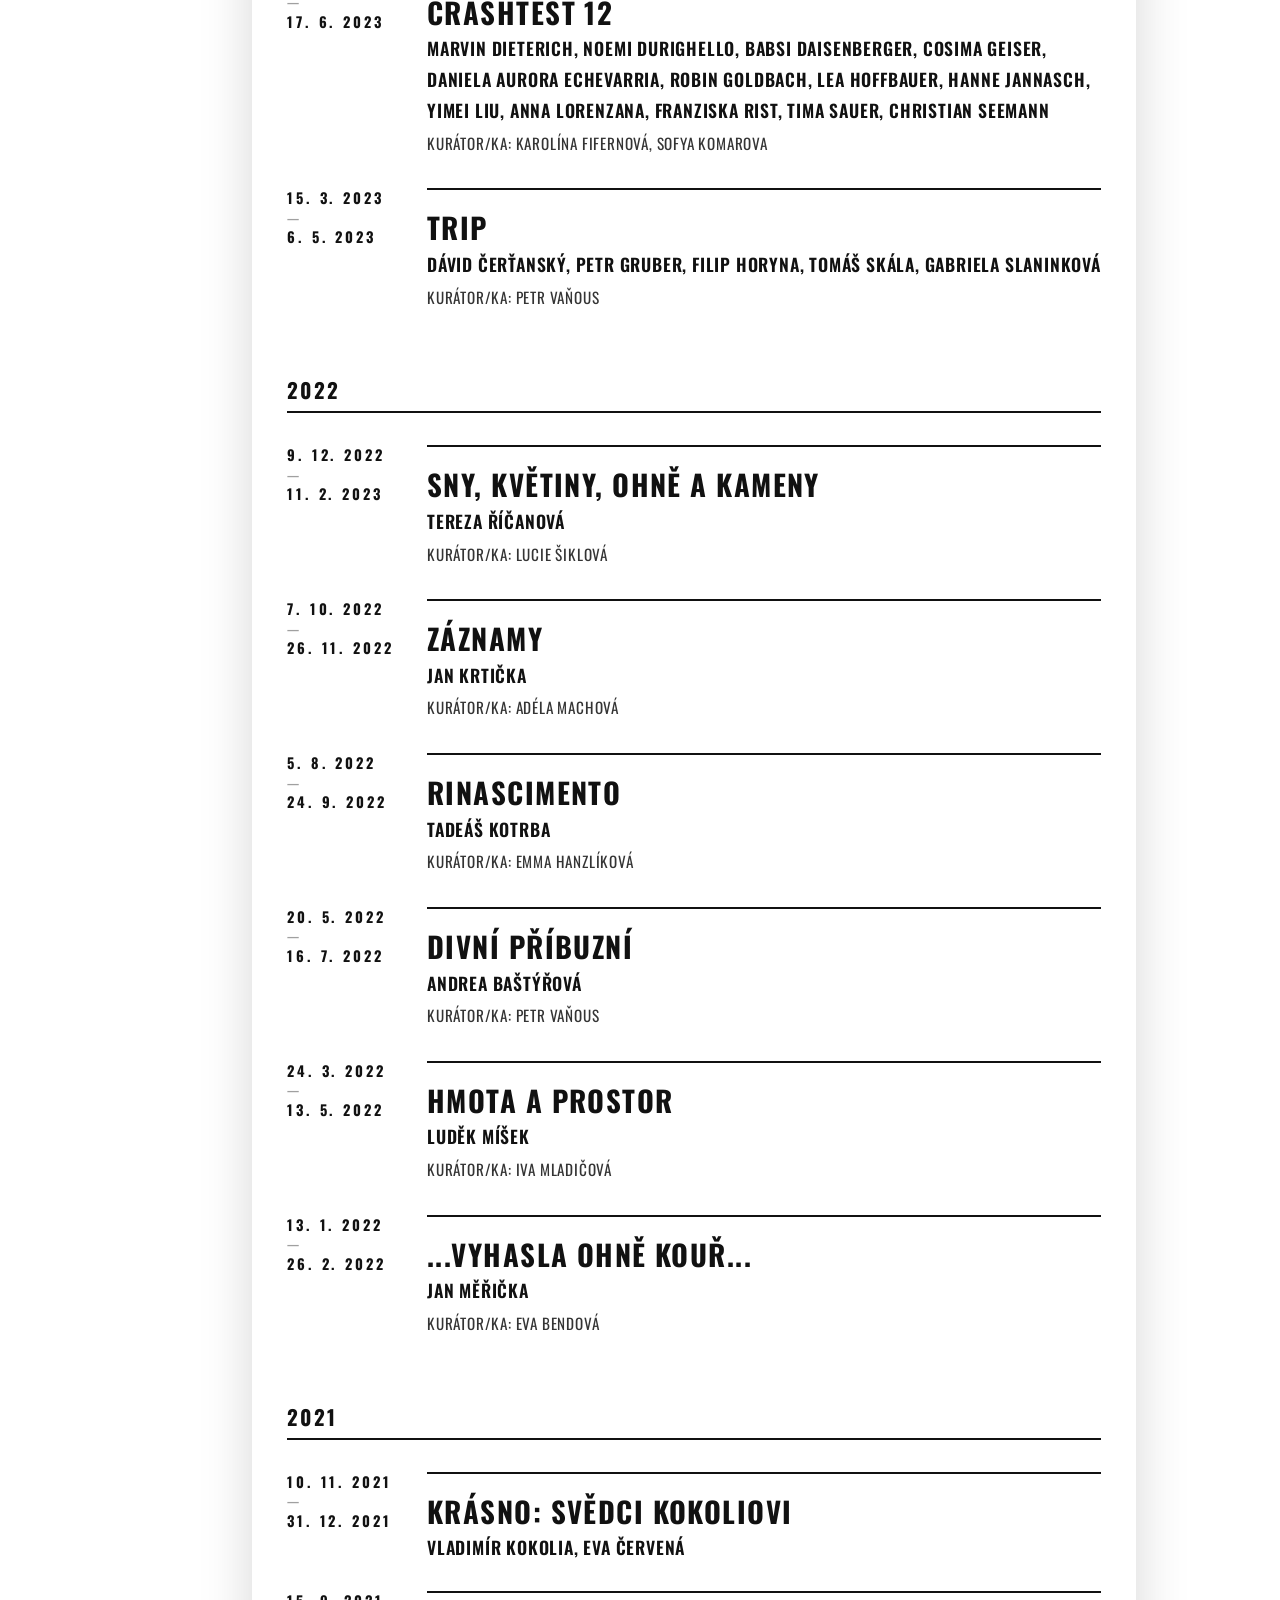
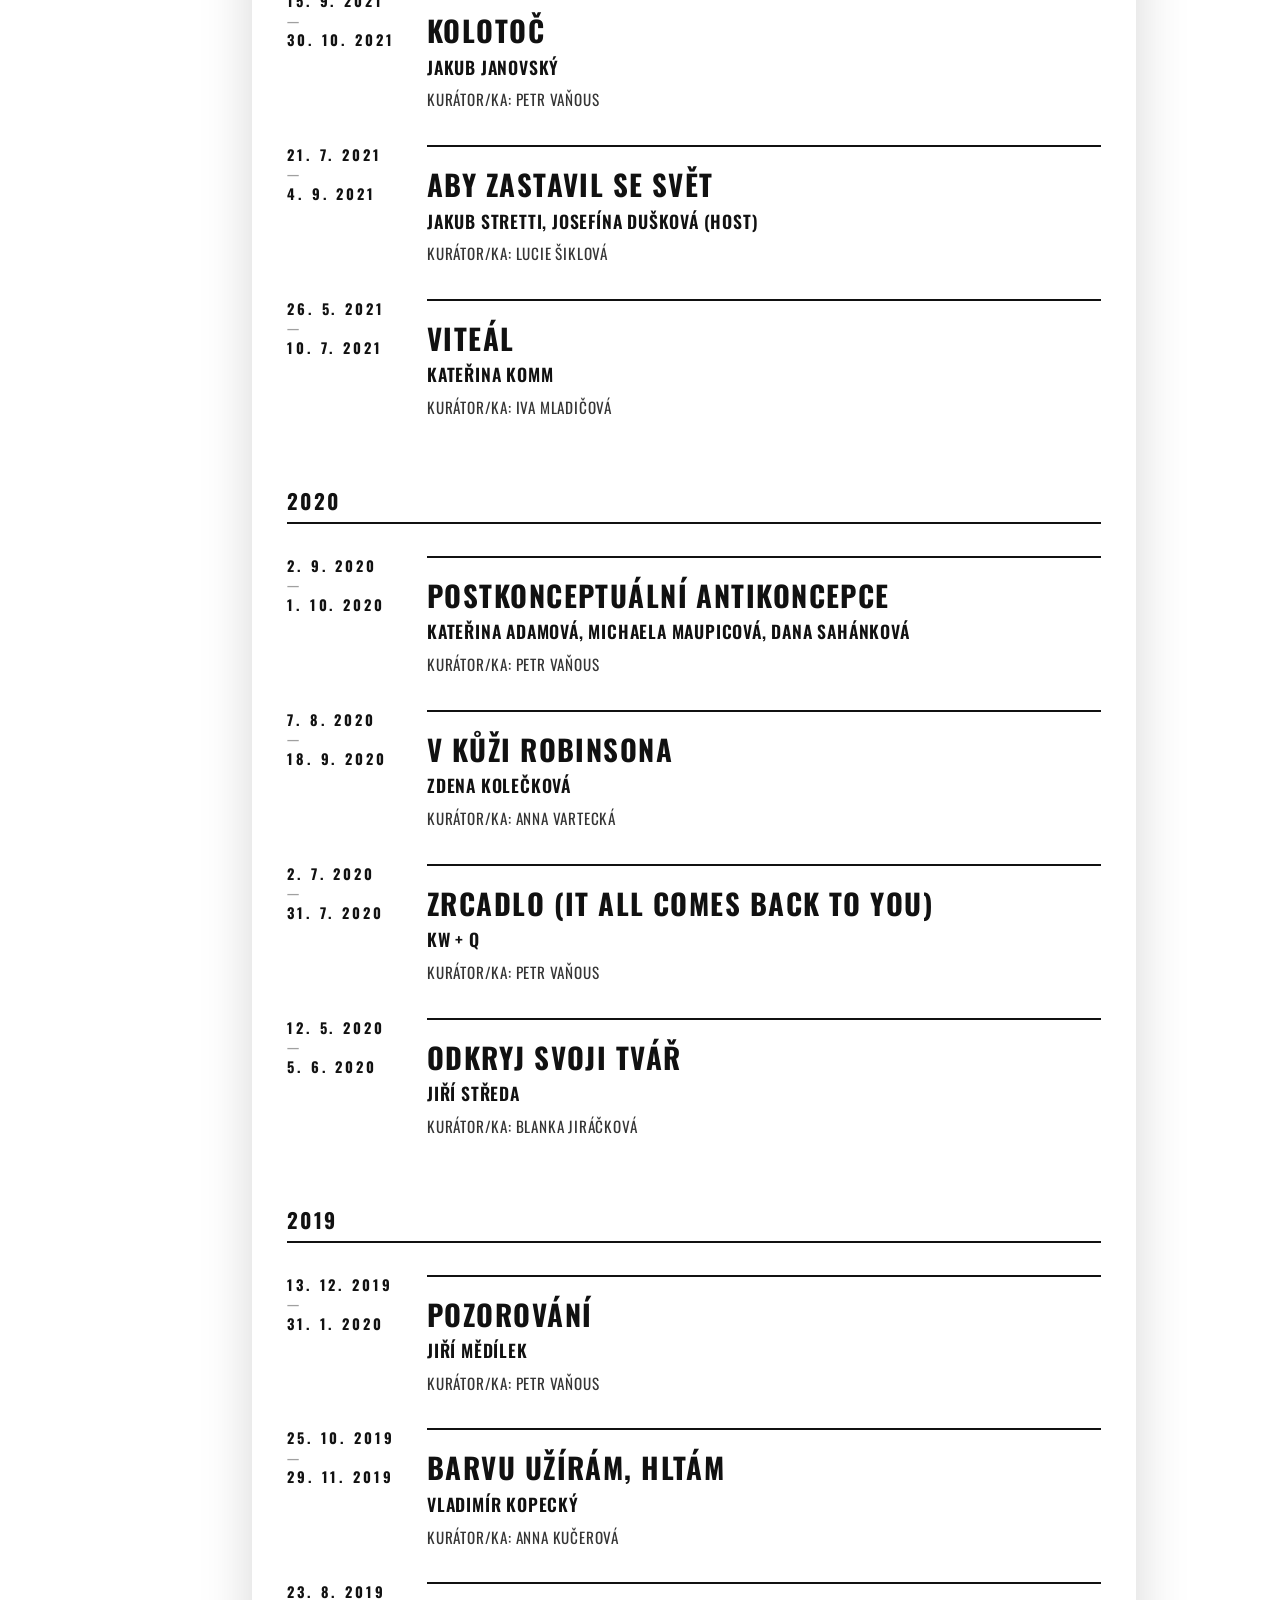
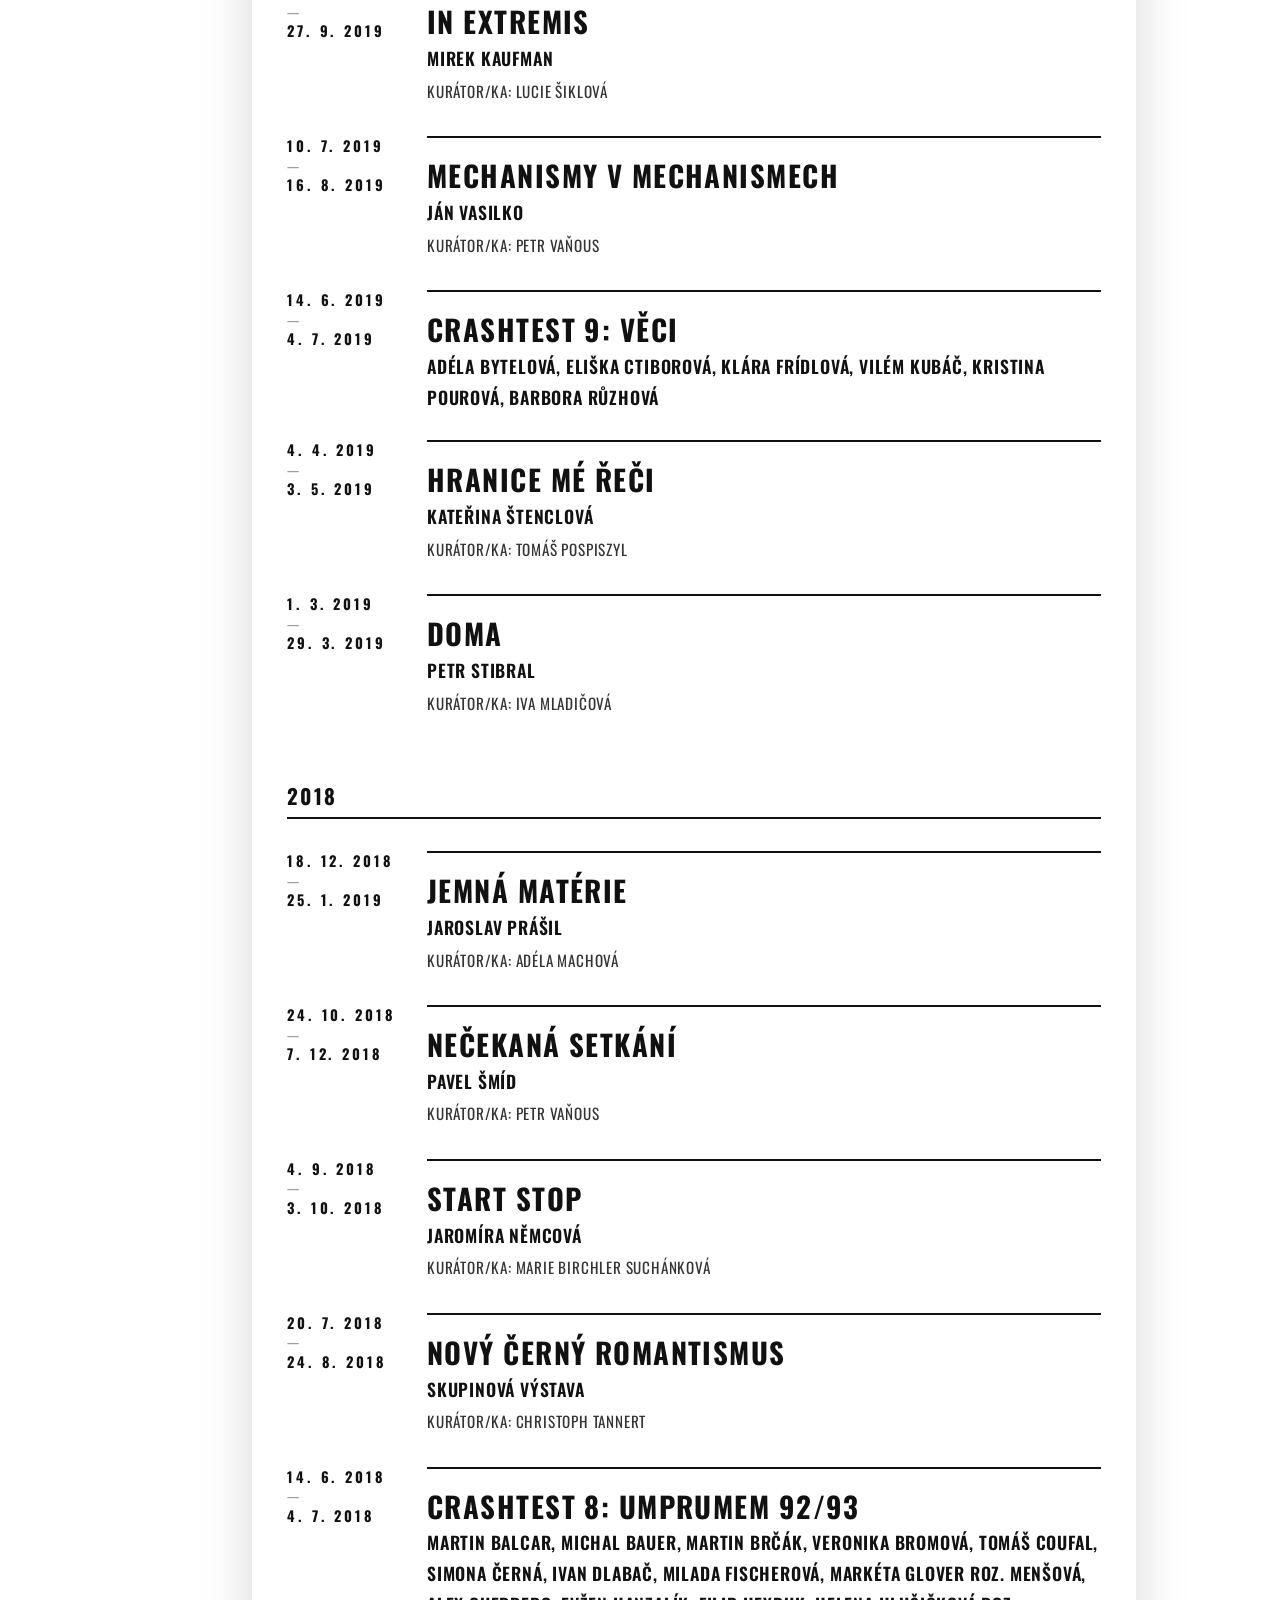
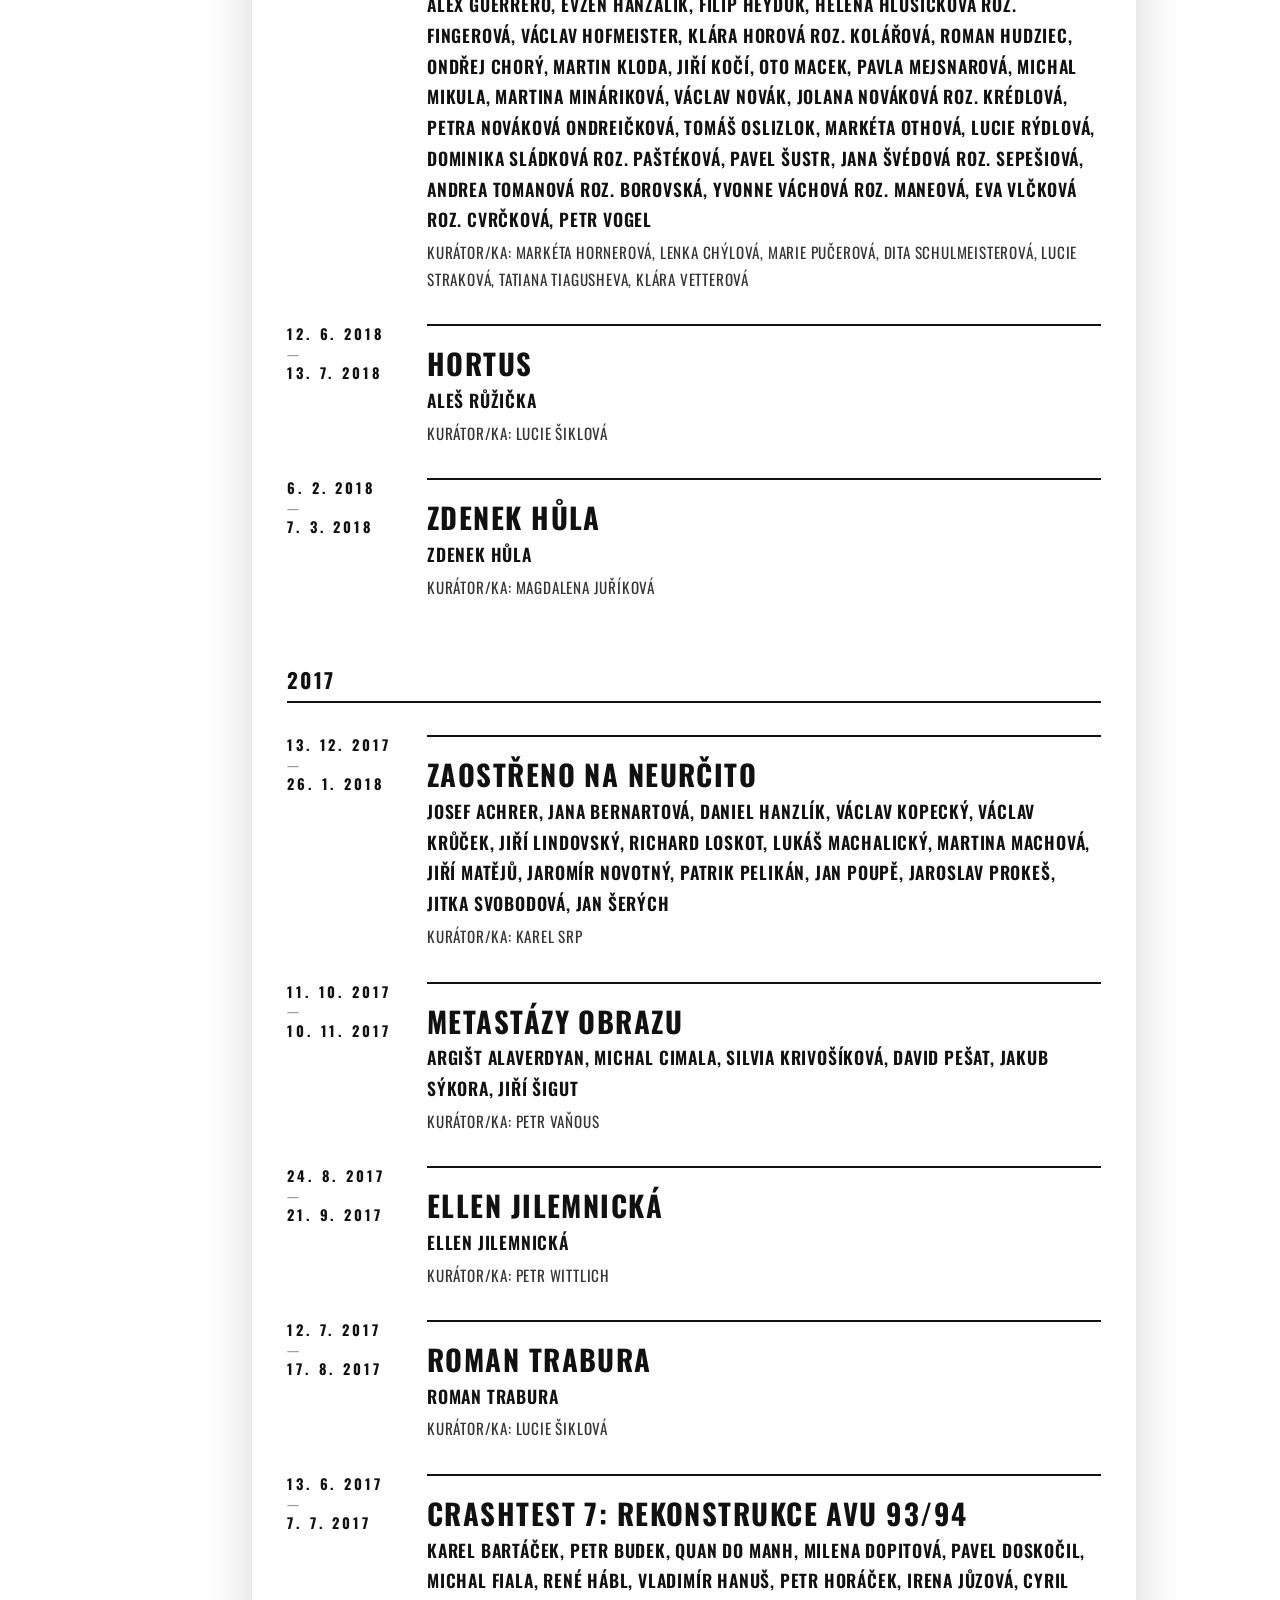
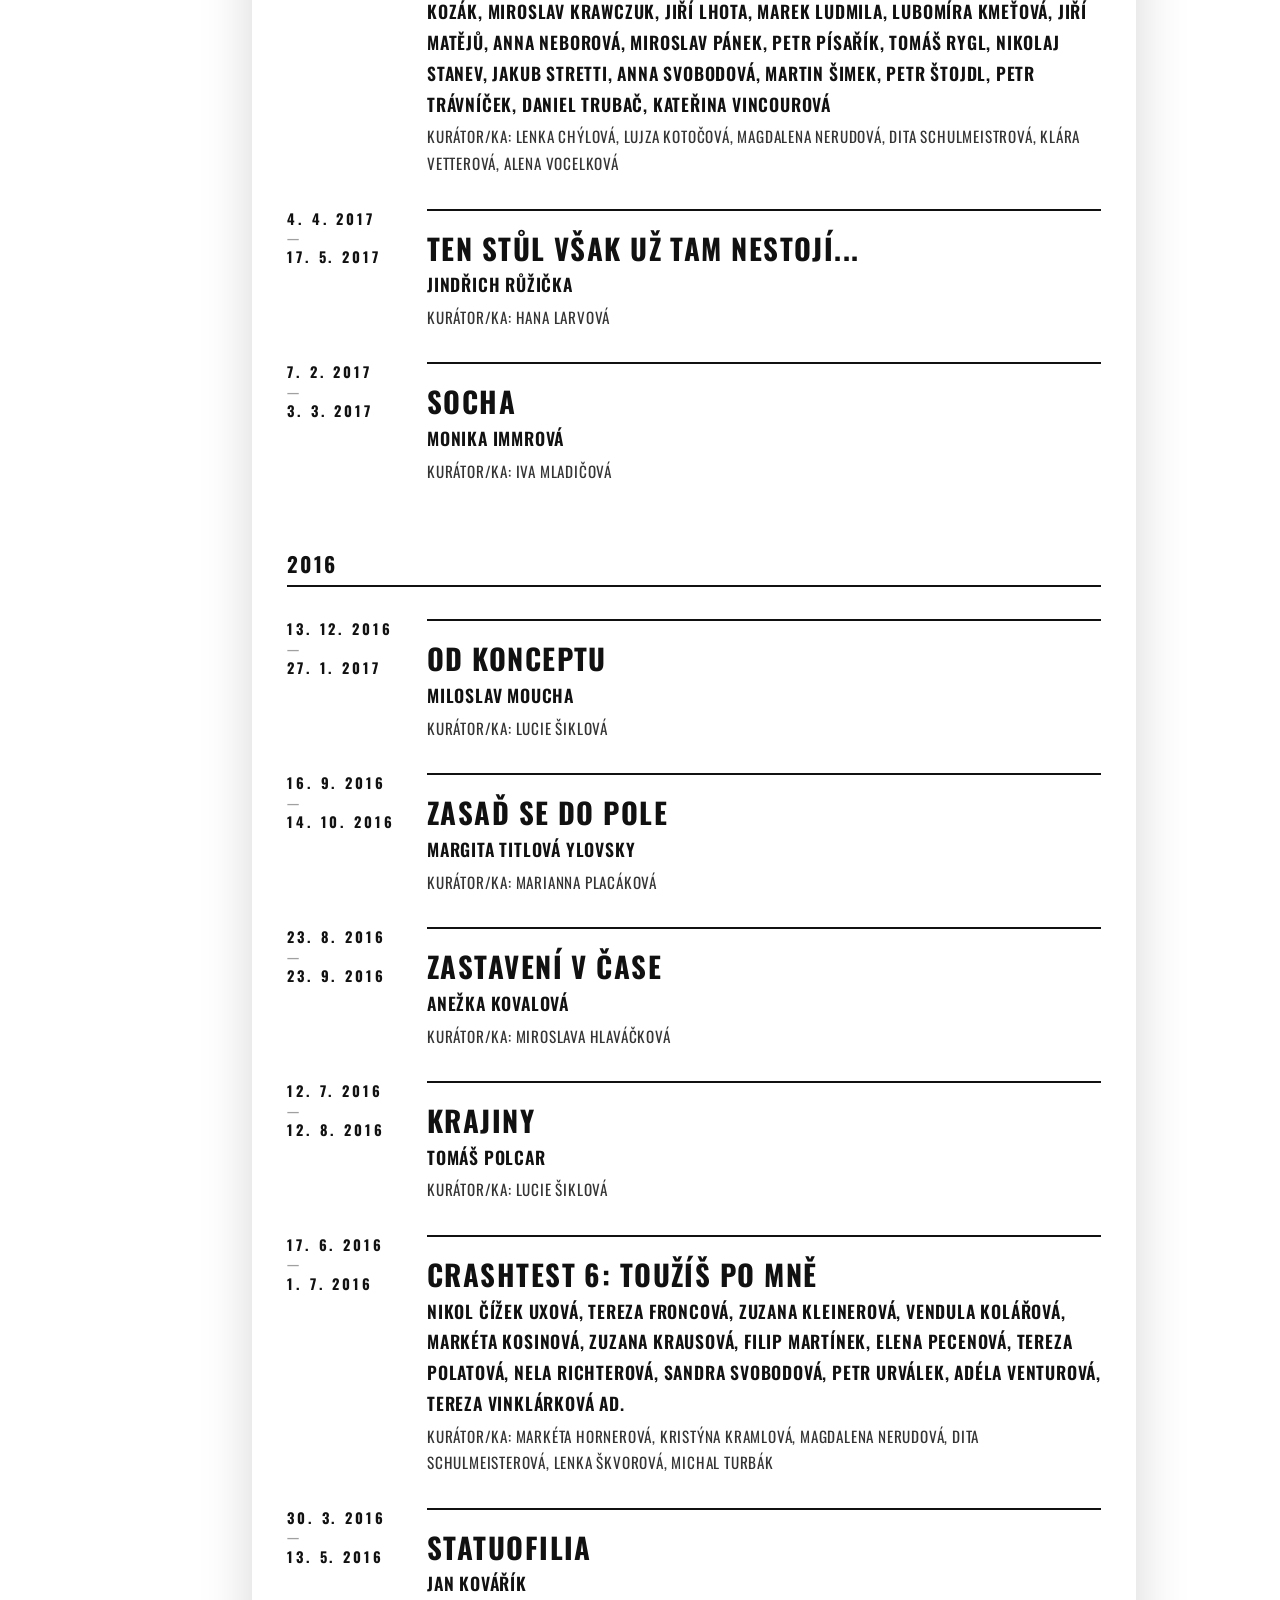
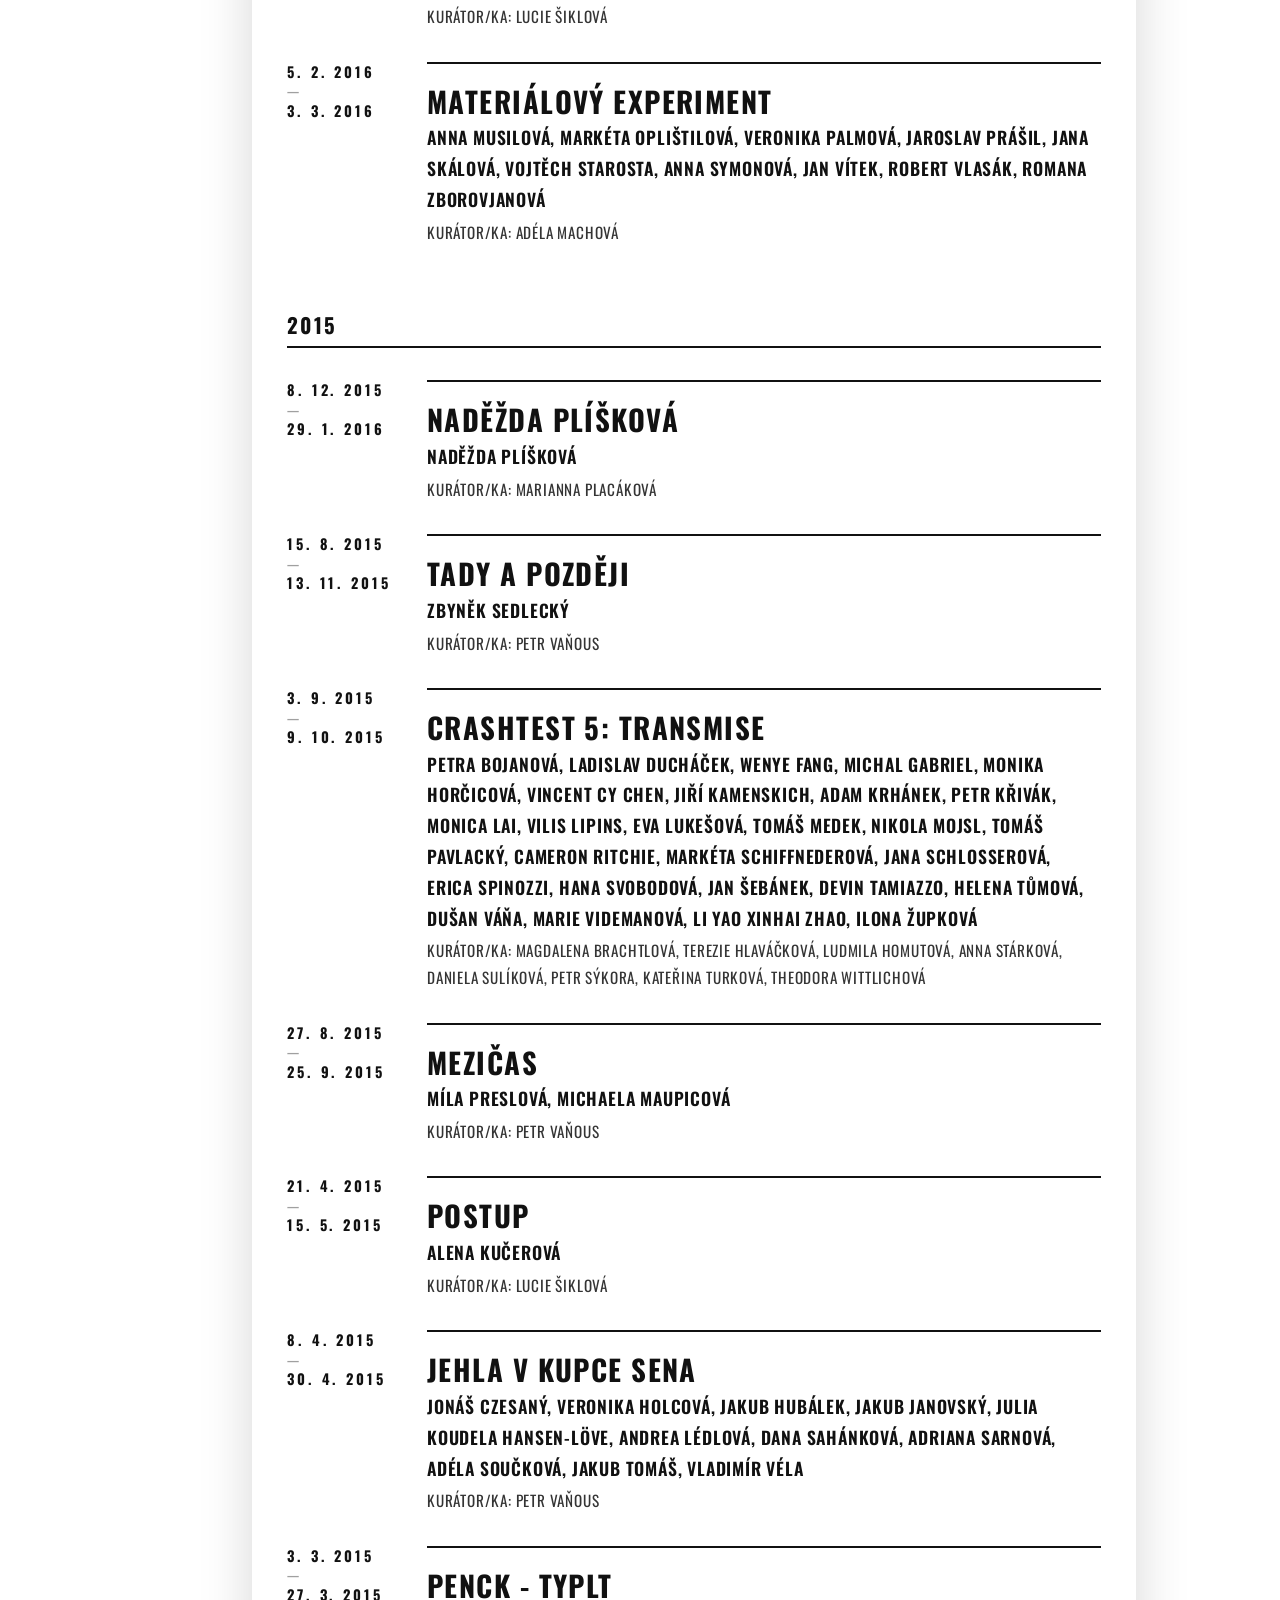
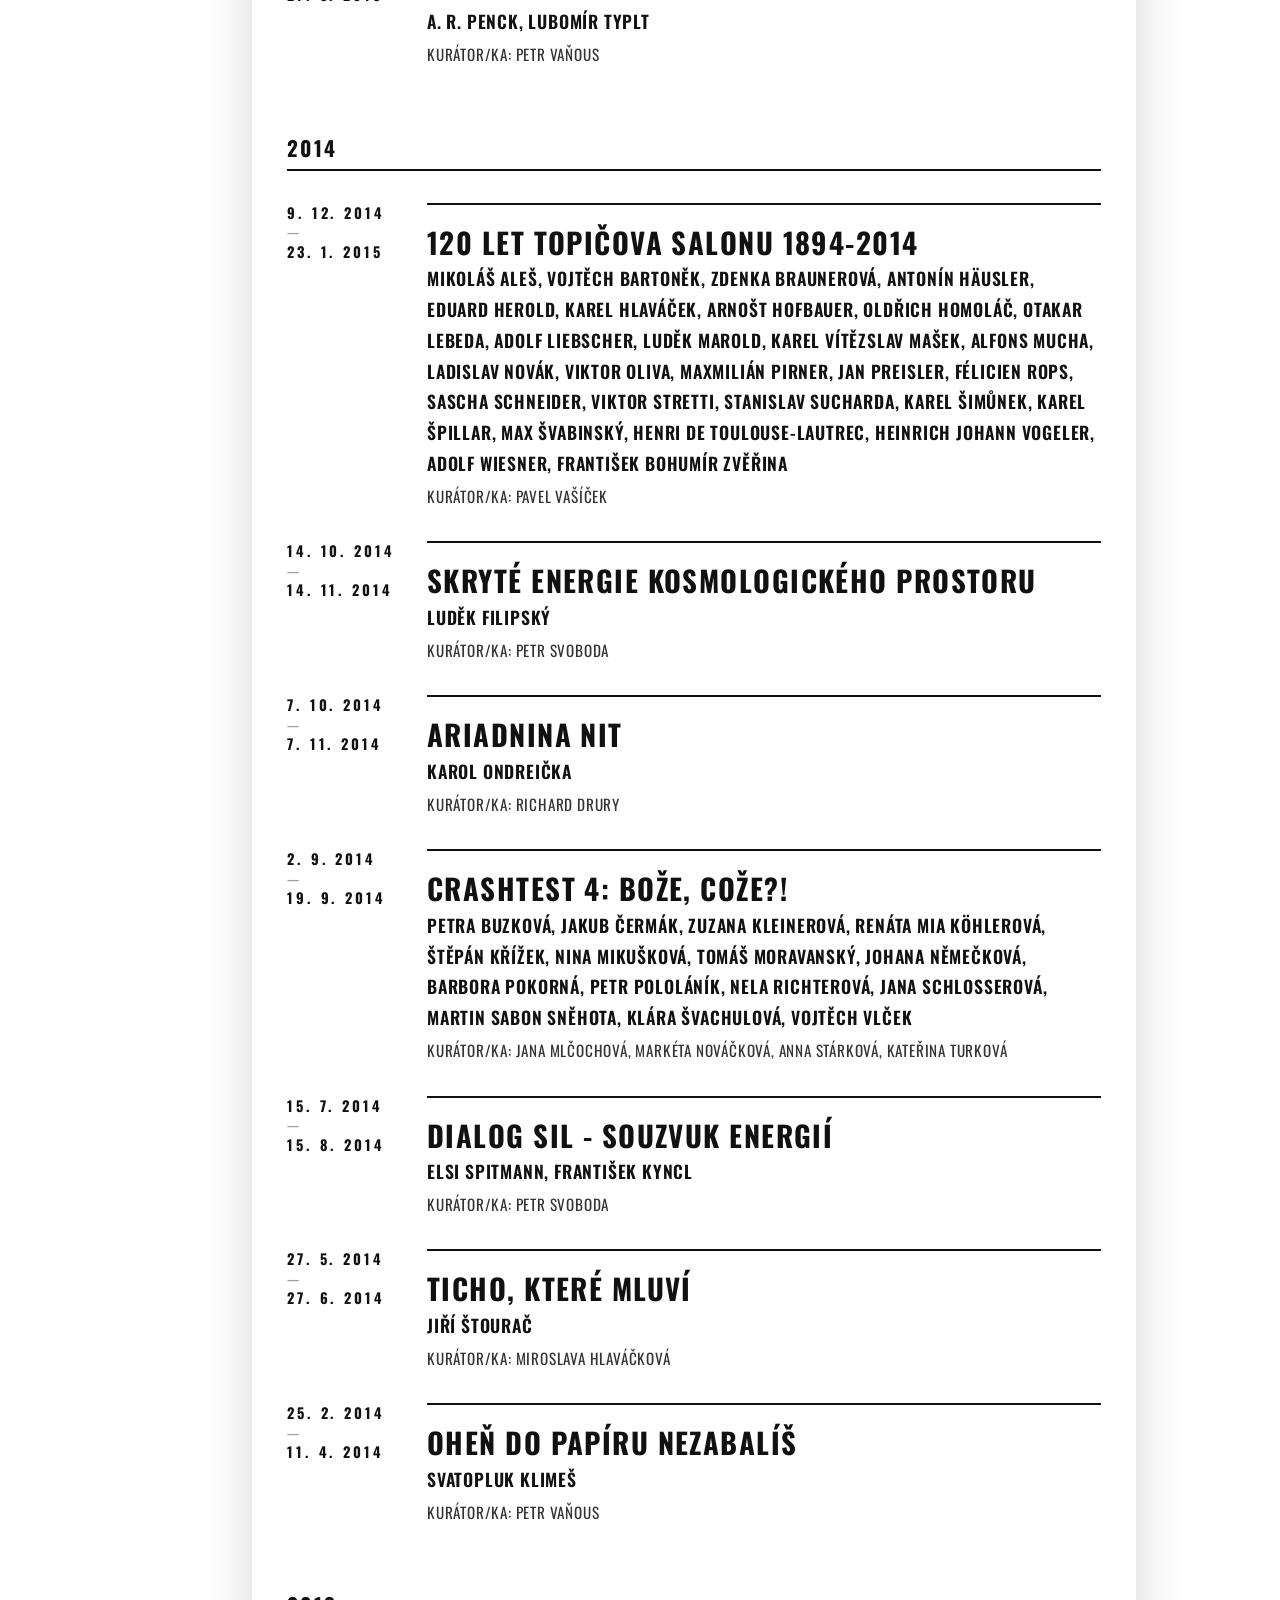
<file: vystavy.html>
<!DOCTYPE html>
<html lang="cs">
<head>
  <meta charset="UTF-8" />
  <title>Výstavy — Jilská 14 / Výstavní společnost TS</title>
  <meta name="viewport" content="width=device-width, initial-scale=1" />

  <link rel="preconnect" href="https://fonts.googleapis.com" />
  <link rel="preconnect" href="https://fonts.gstatic.com" crossorigin />
  <link href="https://fonts.googleapis.com/css?family=Oswald:200,300,400,500,600,700&display=swap" rel="stylesheet" />

  <link rel="icon" href="img/gj14.ico" type="image/x-icon" />
  <link rel="shortcut icon" href="img/gj14.ico" type="image/x-icon" />

  <link rel="stylesheet" href="styles.css" />
  <style>
    /* Year jump navigation pills */
    .year-nav {
      display: flex;
      flex-wrap: wrap;
      gap: 0.5rem;
      margin-bottom: 2rem;
      padding-bottom: 1rem;
      border-bottom: 1px solid rgba(0,0,0,0.15);
    }
    .year-pill {
      font-size: 0.85rem;
      font-weight: 600;
      padding: 0.3rem 0.6rem;
      background: rgba(0,0,0,0.06);
      color: #111;
      border-radius: 4px;
      text-decoration: none;
      transition: background 0.2s, color 0.2s;
    }
    .year-pill:hover {
      background: #111;
      color: #fff;
    }
    /* Grid-safe year heading that spans across both grid columns */
    .archive-year-heading {
      grid-column: 1 / -1;
      font-size: 1.3rem;
      letter-spacing: 0.12em;
      text-transform: uppercase;
      margin-top: 2rem;
      margin-bottom: 0.5rem;
      border-bottom: 2px solid currentColor;
      padding-bottom: 6px;
      color: #111;
    }

    /* Stacked numeric date formatting & archive spacing */
    [aria-label="Výstavy"] .timeline {
      grid-template-columns: 110px 1fr !important;
      gap: 24px 30px !important;
    }
    .stacked-date {
      line-height: 1.35;
      font-size: 0.9rem;
    }
    .stacked-date .date-divider {
      opacity: 0.4;
      font-size: 0.8em;
      margin: 2px 0;
      display: block;
    }

    /* Exhibition entry typography hierarchy */
    .ex-title {
      font-size: 1.8em;
      font-weight: 700;
      line-height: 1.2;
      margin-bottom: 0.25rem;
      letter-spacing: 0.05em;
    }
    .ex-author {
      font-size: 1.1em;
      font-weight: 600;
      margin-bottom: 0.25rem;
    }
    .ex-curator {
      font-size: 0.95em;
      opacity: 0.85;
      margin-bottom: 0.5rem;
    }
    .ex-blurb {
      font-size: 0.95em;
      line-height: 1.6;
      margin-top: 0.5rem;
    }
  </style>
</head>

<body>
  <a href="#main-content" class="skip-link">Přeskočit na obsah / Skip to content</a>

  <button id="hamburger-btn"
          aria-label="Toggle menu"
          aria-expanded="false"
          aria-controls="primary-navigation"
          class="hamburger-btn"
          aria-haspopup="true">
    <span></span><span></span><span></span>
  </button>

  <div class="logo" aria-label="Jilska Logo">
    <a href="index.html" aria-label="Zpět na úvod / Back to home">
      <img src="img/logo-jilska.png" alt="Jilská 14" />
    </a>
  </div>

  <div class="page-wrap">
    <header>
      <nav id="primary-navigation" role="navigation" aria-label="Primary navigation" class="nav-menu">
        <ul>
          <li><a href="index.html#" data-lang="cs">Informace pro návštěvníky</a><a href="index.html#" data-lang="en" class="hidden-lang">Information for Visitors</a></li>
          <li><a href="vystavy.html" data-lang="cs" aria-current="page">Výstavy</a><a href="vystavy.html" data-lang="en" class="hidden-lang" aria-current="page">Exhibitions</a></li>
          <li><a href="index.html#" data-lang="cs">Doprovodné programy</a><a href="index.html#" data-lang="en" class="hidden-lang">Additional Programs</a></li>
          <li><a href="umelci.html" data-lang="cs">Umělci</a><a href="umelci.html" data-lang="en" class="hidden-lang">Artists</a></li>
          <li><a href="vystavni_spolecnost_ts.html" data-lang="cs">Výstavní společnost TS</a><a href="vystavni_spolecnost_ts.html" data-lang="en" class="hidden-lang">Exhibition Society TS</a></li>
          <li><a href="index.html#" data-lang="cs">Kontakty</a><a href="index.html#" data-lang="en" class="hidden-lang">Contacts</a></li>
        </ul>
      </nav>

      <div class="lang-search-container">
        <button id="lang-toggle-desktop" aria-label="Přepnout jazyk / Switch language">
          <span class="dot" aria-hidden="true"></span>
          <span id="lang-label-desktop">EN</span>
        </button>

        <div class="search-container-desktop" style="position: relative;">
          <button id="search-icon-btn-desktop" aria-label="Open search" aria-haspopup="listbox" aria-expanded="false" aria-controls="search-dropdown-desktop">
            <svg viewBox="0 0 45 45" aria-hidden="true" focusable="false" width="18" height="18" fill="currentColor" xmlns="http://www.w3.org/2000/svg">
              <path d="M43.462,35.997l-11.401-11.37c1.197-2.352,1.845-4.962,1.845-7.676c0-4.528-1.765-8.785-4.966-11.986C25.739,1.763,21.481,0,16.953,0C12.426,0,8.167,1.763,4.966,4.965C1.765,8.167,0,12.424,0,16.952
       c0,4.528,1.764,8.785,4.966,11.986c3.201,3.202,7.459,4.965,11.986,4.965c2.714,0,5.325-0.646,7.675-1.842l11.371,11.402
       c1.029,1.029,2.382,1.546,3.732,1.546c1.35,0,2.701-0.517,3.731-1.546C45.524,41.4,45.524,38.059,43.462,35.997z 
       M9.444,24.459c-2.005-2.006-3.109-4.671-3.109-7.507s1.104-5.502,3.11-7.508c2.005-2.005,4.671-3.11,7.507-3.11s5.502,1.104,7.508,3.11
       c2.005,2.005,3.11,4.671,3.11,7.507s-1.105,5.502-3.11,7.508c-2.006,2.005-4.673,3.109-7.508,3.109
       C14.117,27.568,11.451,26.465,9.444,24.459z"/>
            </svg>
          </button>

          <div class="search-dropdown" id="search-dropdown-desktop" role="dialog" aria-modal="true" aria-label="Search box" tabindex="-1">
            <input type="search" id="search-input-desktop" class="search-input" placeholder="..." aria-label="Search exhibitions and artists" aria-autocomplete="list" aria-controls="search-results-desktop" aria-activedescendant="" />
            <ul id="search-results-desktop" class="search-results" role="listbox" tabindex="-1"></ul>
          </div>
        </div>
      </div>
    </header>

    <main id="main-content" class="page-main" role="main" tabindex="-1" aria-label="Výstavy">
      <div class="text-background-blur">
        <h1 data-lang="cs">Archiv výstav</h1>
        <h1 data-lang="en" class="hidden-lang">Exhibition Archive</h1>

        <section aria-label="Exhibitions List">
          <div data-lang="cs">
            <p class="t-body" style="margin-bottom: 16px;">
              Kompletní archiv všech 117 výstav Výstavní společnosti TS (Topičův salon / Galerie Jilská 14).
            </p>

            <!-- Quick Jump Year Navigation -->
            <nav class="year-nav" aria-label="Rychlá navigace podle roků">
              <a class="year-pill" href="#y-2026">2026</a>
              <a class="year-pill" href="#y-2025">2025</a>
              <a class="year-pill" href="#y-2024">2024</a>
              <a class="year-pill" href="#y-2023">2023</a>
              <a class="year-pill" href="#y-2022">2022</a>
              <a class="year-pill" href="#y-2021">2021</a>
              <a class="year-pill" href="#y-2020">2020</a>
              <a class="year-pill" href="#y-2019">2019</a>
              <a class="year-pill" href="#y-2018">2018</a>
              <a class="year-pill" href="#y-2017">2017</a>
              <a class="year-pill" href="#y-2016">2016</a>
              <a class="year-pill" href="#y-2015">2015</a>
              <a class="year-pill" href="#y-2014">2014</a>
              <a class="year-pill" href="#y-2013">2013</a>
              <a class="year-pill" href="#y-2012">2012</a>
              <a class="year-pill" href="#y-2011">2011</a>
              <a class="year-pill" href="#y-2010">2010</a>
              <a class="year-pill" href="#y-2009">2009</a>
              <a class="year-pill" href="#y-2008">2008</a>
            </nav>

            <div class="timeline" role="list">
              <!-- 2026 -->
              <h3 id="y-2026" class="archive-year-heading">2026</h3>
              <div class="t-year" role="listitem"><div class="stacked-date">3. 12. 2026<span class="date-divider">—</span>20. 2. 2027</div></div>
              <div class="t-body"><a href="v117/zneni.html">
				<div class="ex-title">Znění</div>
                <div class="ex-author">Václav Řezáč, Lada Semecká, Josefína Váchová</div>
                <div class="ex-curator">Kurátor/ka: Romana Skálová</div>
                <div class="ex-blurb">Výstava komponuje díla tří výrazných sklářů do jednoho výstavního celku v neklidném rubatu. Díla Lady Semecké jsou jako ona sama, křehké a subtilní, vrstvené a inspirativní.</a></div>
              </div>

              <div class="t-year" role="listitem"><div class="stacked-date">17. 9. 2026<span class="date-divider">—</span>14. 11. 2026</div></div>
              <div class="t-body"><a href="v116/martin_mrkva.html">
                <div class="ex-title">MARTIN MRKVA</div>
				<div class="ex-author">Martin Mrkva</div>
                <div class="ex-curator">Kurátor/ka: Lucie B. Šiklová</div>
                <div class="ex-blurb">Již působivá nezapomenutelná diplomová práce Martina Mrkvy v roce 2017, kdy vytvořil jakési scénické dioráma znázorňující bitvu rohlíků a housek, jej představuje jako umělce bez kompromisu.</a></div>
              </div>

              <div class="t-year" role="listitem"><div class="stacked-date">25. 6. 2026<span class="date-divider">—</span>29. 8. 2026</div></div>
              <div class="t-body">
				<div class="ex-title">Z (trať) se!</div>
                <div class="ex-author">Jaromír Šimkůj</div>
                <div class="ex-curator">Kurátor/ka: Terezie Zemánková</div>
                <div class="ex-blurb">Výstava Jaromíra Šimkůj v prostorách galerie Jilská 14 bude mít charakter průřezové přehlídky autora. Pro spletité prostory galerie, ve kterých je každá z místností zcela odlišná, vybere kurátorka výstavy díla různého charakteru objeví se trojrozměrné objekty, reliéfy i práce na papíře.</div>
              </div>

              <div class="t-year" role="listitem"><div class="stacked-date">6. 5. 2026<span class="date-divider">—</span>13. 6. 2026</div></div>
              <div class="t-body">
                <div class="ex-title">CRASHTEST 15: FLUX</div>
                <div class="ex-author">Skupinová výstava</div>
                <div class="ex-curator">Kurátor/ka: Sára Aseemová, Barbora Kabešová, Melissa Korjenićová, Vilém Neškera, Irina Romanov, Dayana Talkenova</div>
                <div class="ex-blurb">Výstava vznikne v rámci kurátorského projektu CRASH TEST, který je od roku 2010 platformou pro spolupráci studentů dějin umění ÚDKU KTF UK se studenty vysokých škol v České republice a zahraničí.</div>
              </div>

              <div class="t-year" role="listitem"><div class="stacked-date">12. 3. 2026<span class="date-divider">—</span>25. 4. 2026</div></div>
              <div class="t-body">
                <div class="ex-title">Z jeskyně do jeskyně</div>
                <div class="ex-author">Veronika Šrek Bromová, Markéta Vaňková</div>
                <div class="ex-curator">Kurátor/ka: Petr Vaňous</div>
                <div class="ex-blurb">Výstava pro prostory galerie Jilská 14 bude kombinací / koláží tradiční galerijní prezentace a tvorby prostředí napříč různými výrazovými médii. Bude to hra s konstelacemi a jejich výpověďmi.</div>
              </div>

              <!-- 2025 -->
              <h3 id="y-2025" class="archive-year-heading">2025</h3>
              <div class="t-year" role="listitem"><div class="stacked-date">3. 12. 2025<span class="date-divider">—</span>21. 2. 2026</div></div>
              <div class="t-body">
                <div class="ex-title">Žena, srdce, prso, kost</div>
                <div class="ex-author">Markéta Korečková</div>
                <div class="ex-curator">Kurátor/ka: Iva Mladičová</div>
                <div class="ex-blurb">Autorka pracuje s humorem, nadsázkou i osobní zkušeností a v instalaci propojuje motivy těla, rodinné paměti a hlubších vrstev ženské zkušenosti.</div>
              </div>

              <div class="t-year" role="listitem"><div class="stacked-date">17. 11. 2025<span class="date-divider">—</span>22. 11. 2025</div></div>
              <div class="t-body">
                <div class="ex-title">talkPOPc</div>
                <div class="ex-author">Dena Shottenkirk</div>
                <div class="ex-curator">Kurátor/ka: Dena Shottenkirk</div>
                <div class="ex-blurb">Dena Shottenkirk's talkPOPc (Philosophers' Ontological Party club) s Dr. Martinem Nitschem, vedoucím Katedry současné kontinentální filozofie na Filozofickém ústavu Akademie věd ČR.</div>
              </div>

              <div class="t-year" role="listitem"><div class="stacked-date">10. 9. 2025<span class="date-divider">—</span>15. 11. 2025</div></div>
              <div class="t-body">
                <div class="ex-title">Touha po něčem trvalém</div>
                <div class="ex-author">Vojtěch Kovářík</div>
                <div class="ex-curator">Kurátor/ka: Eva Bendová</div>
                <div class="ex-blurb">Výstava představuje aktuální tvorbu grafika Vojtěcha Kováříka. Autor rozvíjí svou mytologii každodennosti prostřednictvím soustředěného pohledu na objekty obývacího prostoru, především židle a stoly.</div>
              </div>

              <div class="t-year" role="listitem"><div class="stacked-date">25. 6. 2025<span class="date-divider">—</span>30. 8. 2025</div></div>
              <div class="t-body">
                <div class="ex-title">Ň</div>
                <div class="ex-author">Jan Daňhel, Pavel Tichoň</div>
                <div class="ex-curator">Kurátor/ka: Petr Vaňous</div>
                <div class="ex-blurb">Výstavní projekt Ň refrešuje jak přednastavené, vynuděné pasivní vnímání a iniciuje vlastní vklad do řešení vizuálních jinotajů.</div>
              </div>

              <div class="t-year" role="listitem"><div class="stacked-date">7. 5. 2025<span class="date-divider">—</span>14. 6. 2025</div></div>
              <div class="t-body">
                <div class="ex-title">CRASHTEST 14: Slowing down</div>
                <div class="ex-author">Nina Behnisch, Jan Burian, Gila Epshtein, Emma Heckel, Barnabas Jacob Herrmann, Maximiliane Kade, Adam Kopecký, Mahsa Parvizi, Christopher Schröder, Zuzana Sochorová, Filip Trubač, Kea Uhlig, Daniela Večerková</div>
                <div class="ex-curator">Kurátor/ka: Jana Hejdová, Melissa Rothe, Isabell Stickler, Aneta Vacková</div>
              </div>

              <div class="t-year" role="listitem"><div class="stacked-date">5. 3. 2025<span class="date-divider">—</span>26. 4. 2025</div></div>
              <div class="t-body">
                <div class="ex-title">Watchers</div>
                <div class="ex-author">Milan Perič</div>
                <div class="ex-curator">Kurátor/ka: Lucie B. Šiklová</div>
                <div class="ex-blurb">Výstava v Jilské, kdy zastřešujícím tématem roku je Zpomalení, se soustředí především na tvorbu posledních pěti let.</div>
              </div>

              <!-- 2024 -->
              <h3 id="y-2024" class="archive-year-heading">2024</h3>
              <div class="t-year" role="listitem"><div class="stacked-date">11. 12. 2024<span class="date-divider">—</span>22. 2. 2025</div></div>
              <div class="t-body">
                <div class="ex-title">Zázemí I</div>
                <div class="ex-author">Juraj Horváth</div>
                <div class="ex-curator">Kurátor/ka: Jan Čumlivski</div>
                <div class="ex-blurb">Výstava Juraje Horvátha se sice bude konat v roce tzv. významného životního jubilea, neměla by ale být strukturovaná oslavně.</div>
              </div>

              <div class="t-year" role="listitem"><div class="stacked-date">17. 9. 2024<span class="date-divider">—</span>9. 11. 2024</div></div>
              <div class="t-body">
                <div class="ex-title">Protostěna</div>
                <div class="ex-author">Patrik Pelikán</div>
                <div class="ex-curator">Kurátor/ka: Iva Madičová</div>
                <div class="ex-blurb">Práce Patrika Pelikána mají vesměs charakter dialogické intervence. Reagují na dané prostředí.</div>
              </div>

              <div class="t-year" role="listitem"><div class="stacked-date">26. 6. 2024<span class="date-divider">—</span>24. 8. 2024</div></div>
              <div class="t-body">
                <div class="ex-title">Mraky</div>
                <div class="ex-author">Magdalena Schmidtová</div>
                <div class="ex-curator">Kurátor/ka: Lucie B. Šiklová</div>
                <div class="ex-blurb">Když se řekne mrak, podvědomě se nám nejspíš zachmuří čelo.</div>
              </div>

              <div class="t-year" role="listitem"><div class="stacked-date">10. 5. 2024<span class="date-divider">—</span>15. 6. 2024</div></div>
              <div class="t-body">
                <div class="ex-title">CRASHTEST 13: Reality check</div>
                <div class="ex-author">Anna Gottwaldová, Michaela Jamborová, Veronika Lehečková, Adéla Mitová, Nela Neubauerová, Vojtěch Nosek, Kateryna Orunbaieva, Vavřinec Vyoral, Lenka Zadražilová</div>
                <div class="ex-curator">Kurátor/ka: Jana Hejdová, Agáta Kudláková, Eliška Ševcová, Aneta Vacková, Aneta Vašáková, Kristina Zakhovailo</div>
              </div>

              <div class="t-year" role="listitem"><div class="stacked-date">6. 3. 2024<span class="date-divider">—</span>27. 4. 2024</div></div>
              <div class="t-body">
                <div class="ex-title">Depozit paměti</div>
                <div class="ex-author">Miloš Šejn</div>
                <div class="ex-curator">Kurátor/ka: Petr Vaňous</div>
                <div class="ex-blurb">Autorská instalace propojující přírodní procesy, performativní záznamy a skicu.</div>
              </div>

              <!-- 2023 -->
              <h3 id="y-2023" class="archive-year-heading">2023</h3>
              <div class="t-year" role="listitem"><div class="stacked-date">7. 12. 2023<span class="date-divider">—</span>24. 2. 2024</div></div>
              <div class="t-body">
                <div class="ex-title">JÁ-MY</div>
                <div class="ex-author">Pavla Aubrechtová, Jana Budíková, Veronika Durová, Marie Filippovová, Vladimír Gebauer, Patrik Hábl, Jiří Kačer, Svatopluk Klimeš, Vladimír Kopecký, Svatopluk Klimeš, Vladimír Kovařík, Alena Kučerová, Miloslav Moucha, Miloslav Polcar, Aleš Růžička, Helena Samohelová, Kristina Vašíčková, Vladimír Véla, Jindřich Zeithamml</div>
                <div class="ex-curator">Kurátor/ka: Anna Kučerová, Kateřina Turková, Svatopluk Klimeš</div>
              </div>

              <div class="t-year" role="listitem"><div class="stacked-date">13. 9. 2023<span class="date-divider">—</span>11. 11. 2023</div></div>
              <div class="t-body">
                <div class="ex-title">Ze světla do tmy, ze tmy do světla</div>
                <div class="ex-author">Dagmar Šubrtová</div>
                <div class="ex-curator">Kurátor/ka: Iva Mladičová</div>
              </div>

              <div class="t-year" role="listitem"><div class="stacked-date">28. 6. 2023<span class="date-divider">—</span>26. 8. 2023</div></div>
              <div class="t-body">
                <div class="ex-title">Jiří Voves</div>
                <div class="ex-author">Jiří Voves</div>
                <div class="ex-curator">Kurátor/ka: Lucie Šiklová</div>
              </div>

              <div class="t-year" role="listitem"><div class="stacked-date">19. 5. 2023<span class="date-divider">—</span>17. 6. 2023</div></div>
              <div class="t-body">
                <div class="ex-title">CRASHTEST 12</div>
                <div class="ex-author">Marvin Dieterich, Noemi Durighello, Babsi Daisenberger, Cosima Geiser, Daniela Aurora Echevarria, Robin Goldbach, Lea Hoffbauer, Hanne Jannasch, Yimei Liu, Anna Lorenzana, Franziska Rist, Tima Sauer, Christian Seemann</div>
                <div class="ex-curator">Kurátor/ka: Karolína Fifernová, Sofya Komarova</div>
              </div>

              <div class="t-year" role="listitem"><div class="stacked-date">15. 3. 2023<span class="date-divider">—</span>6. 5. 2023</div></div>
              <div class="t-body">
                <div class="ex-title">Trip</div>
                <div class="ex-author">Dávid Čerťanský, Petr Gruber, Filip Horyna, Tomáš Skála, Gabriela Slaninková</div>
                <div class="ex-curator">Kurátor/ka: Petr Vaňous</div>
              </div>

              <!-- 2022 -->
              <h3 id="y-2022" class="archive-year-heading">2022</h3>
              <div class="t-year" role="listitem"><div class="stacked-date">9. 12. 2022<span class="date-divider">—</span>11. 2. 2023</div></div>
              <div class="t-body">
                <div class="ex-title">Sny, květiny, ohně a kameny</div>
                <div class="ex-author">Tereza Říčanová</div>
                <div class="ex-curator">Kurátor/ka: Lucie Šiklová</div>
              </div>

              <div class="t-year" role="listitem"><div class="stacked-date">7. 10. 2022<span class="date-divider">—</span>26. 11. 2022</div></div>
              <div class="t-body">
                <div class="ex-title">Záznamy</div>
                <div class="ex-author">Jan Krtička</div>
                <div class="ex-curator">Kurátor/ka: Adéla Machová</div>
              </div>

              <div class="t-year" role="listitem"><div class="stacked-date">5. 8. 2022<span class="date-divider">—</span>24. 9. 2022</div></div>
              <div class="t-body">
                <div class="ex-title">Rinascimento</div>
                <div class="ex-author">Tadeáš Kotrba</div>
                <div class="ex-curator">Kurátor/ka: Emma Hanzlíková</div>
              </div>

              <div class="t-year" role="listitem"><div class="stacked-date">20. 5. 2022<span class="date-divider">—</span>16. 7. 2022</div></div>
              <div class="t-body">
                <div class="ex-title">Divní příbuzní</div>
                <div class="ex-author">Andrea Baštýřová</div>
                <div class="ex-curator">Kurátor/ka: Petr Vaňous</div>
              </div>

              <div class="t-year" role="listitem"><div class="stacked-date">24. 3. 2022<span class="date-divider">—</span>13. 5. 2022</div></div>
              <div class="t-body">
                <div class="ex-title">Hmota a prostor</div>
                <div class="ex-author">Luděk Míšek</div>
                <div class="ex-curator">Kurátor/ka: Iva Mladičová</div>
              </div>

              <div class="t-year" role="listitem"><div class="stacked-date">13. 1. 2022<span class="date-divider">—</span>26. 2. 2022</div></div>
              <div class="t-body">
                <div class="ex-title">...Vyhasla ohně kouř...</div>
                <div class="ex-author">Jan Měřička</div>
                <div class="ex-curator">Kurátor/ka: Eva Bendová</div>
              </div>

              <!-- 2021 -->
              <h3 id="y-2021" class="archive-year-heading">2021</h3>
              <div class="t-year" role="listitem"><div class="stacked-date">10. 11. 2021<span class="date-divider">—</span>31. 12. 2021</div></div>
              <div class="t-body">
                <div class="ex-title">KRÁSNO: Svědci Kokoliovi</div>
                <div class="ex-author">Vladimír Kokolia, Eva Červená</div>
              </div>

              <div class="t-year" role="listitem"><div class="stacked-date">15. 9. 2021<span class="date-divider">—</span>30. 10. 2021</div></div>
              <div class="t-body">
                <div class="ex-title">Kolotoč</div>
                <div class="ex-author">Jakub Janovský</div>
                <div class="ex-curator">Kurátor/ka: Petr Vaňous</div>
              </div>

              <div class="t-year" role="listitem"><div class="stacked-date">21. 7. 2021<span class="date-divider">—</span>4. 9. 2021</div></div>
              <div class="t-body">
                <div class="ex-title">Aby zastavil se svět</div>
                <div class="ex-author">Jakub Stretti, Josefína Dušková (host)</div>
                <div class="ex-curator">Kurátor/ka: Lucie Šiklová</div>
              </div>

              <div class="t-year" role="listitem"><div class="stacked-date">26. 5. 2021<span class="date-divider">—</span>10. 7. 2021</div></div>
              <div class="t-body">
                <div class="ex-title">Viteál</div>
                <div class="ex-author">Kateřina Komm</div>
                <div class="ex-curator">Kurátor/ka: Iva Mladičová</div>
              </div>

              <!-- 2020 -->
              <h3 id="y-2020" class="archive-year-heading">2020</h3>
              <div class="t-year" role="listitem"><div class="stacked-date">2. 9. 2020<span class="date-divider">—</span>1. 10. 2020</div></div>
              <div class="t-body">
                <div class="ex-title">pOSTKONCEpTUÁLNÍ ANTIKONCEpCE</div>
                <div class="ex-author">Kateřina Adamová, Michaela Maupicová, Dana Sahánková</div>
                <div class="ex-curator">Kurátor/ka: Petr Vaňous</div>
              </div>

              <div class="t-year" role="listitem"><div class="stacked-date">7. 8. 2020<span class="date-divider">—</span>18. 9. 2020</div></div>
              <div class="t-body">
                <div class="ex-title">V kůži Robinsona</div>
                <div class="ex-author">Zdena Kolečková</div>
                <div class="ex-curator">Kurátor/ka: Anna Vartecká</div>
              </div>

              <div class="t-year" role="listitem"><div class="stacked-date">2. 7. 2020<span class="date-divider">—</span>31. 7. 2020</div></div>
              <div class="t-body">
                <div class="ex-title">Zrcadlo (it all comes back to you)</div>
                <div class="ex-author">KW + Q</div>
                <div class="ex-curator">Kurátor/ka: Petr Vaňous</div>
              </div>

              <div class="t-year" role="listitem"><div class="stacked-date">12. 5. 2020<span class="date-divider">—</span>5. 6. 2020</div></div>
              <div class="t-body">
                <div class="ex-title">Odkryj svoji tvář</div>
                <div class="ex-author">Jiří Středa</div>
                <div class="ex-curator">Kurátor/ka: Blanka Jiráčková</div>
              </div>

              <!-- 2019 -->
              <h3 id="y-2019" class="archive-year-heading">2019</h3>
              <div class="t-year" role="listitem"><div class="stacked-date">13. 12. 2019<span class="date-divider">—</span>31. 1. 2020</div></div>
              <div class="t-body">
                <div class="ex-title">Pozorování</div>
                <div class="ex-author">Jiří Mědílek</div>
                <div class="ex-curator">Kurátor/ka: Petr Vaňous</div>
              </div>

              <div class="t-year" role="listitem"><div class="stacked-date">25. 10. 2019<span class="date-divider">—</span>29. 11. 2019</div></div>
              <div class="t-body">
                <div class="ex-title">Barvu užírám, hltám</div>
                <div class="ex-author">Vladimír Kopecký</div>
                <div class="ex-curator">Kurátor/ka: Anna Kučerová</div>
              </div>

              <div class="t-year" role="listitem"><div class="stacked-date">23. 8. 2019<span class="date-divider">—</span>27. 9. 2019</div></div>
              <div class="t-body">
                <div class="ex-title">in ExtreMis</div>
                <div class="ex-author">Mirek Kaufman</div>
                <div class="ex-curator">Kurátor/ka: Lucie Šiklová</div>
              </div>

              <div class="t-year" role="listitem"><div class="stacked-date">10. 7. 2019<span class="date-divider">—</span>16. 8. 2019</div></div>
              <div class="t-body">
                <div class="ex-title">Mechanismy v mechanismech</div>
                <div class="ex-author">Ján Vasilko</div>
                <div class="ex-curator">Kurátor/ka: Petr Vaňous</div>
              </div>

              <div class="t-year" role="listitem"><div class="stacked-date">14. 6. 2019<span class="date-divider">—</span>4. 7. 2019</div></div>
              <div class="t-body">
                <div class="ex-title">CRASHTEST 9: VĚCI</div>
                <div class="ex-author">Adéla Bytelová, Eliška Ctiborová, Klára Frídlová, Vilém Kubáč, Kristina Pourová, Barbora Růzhová</div>
              </div>

              <div class="t-year" role="listitem"><div class="stacked-date">4. 4. 2019<span class="date-divider">—</span>3. 5. 2019</div></div>
              <div class="t-body">
                <div class="ex-title">Hranice mé řeči</div>
                <div class="ex-author">Kateřina Štenclová</div>
                <div class="ex-curator">Kurátor/ka: Tomáš Pospiszyl</div>
              </div>

              <div class="t-year" role="listitem"><div class="stacked-date">1. 3. 2019<span class="date-divider">—</span>29. 3. 2019</div></div>
              <div class="t-body">
                <div class="ex-title">Doma</div>
                <div class="ex-author">Petr Stibral</div>
                <div class="ex-curator">Kurátor/ka: Iva Mladičová</div>
              </div>

              <!-- 2018 -->
              <h3 id="y-2018" class="archive-year-heading">2018</h3>
              <div class="t-year" role="listitem"><div class="stacked-date">18. 12. 2018<span class="date-divider">—</span>25. 1. 2019</div></div>
              <div class="t-body">
                <div class="ex-title">Jemná matérie</div>
                <div class="ex-author">Jaroslav Prášil</div>
                <div class="ex-curator">Kurátor/ka: Adéla Machová</div>
              </div>

              <div class="t-year" role="listitem"><div class="stacked-date">24. 10. 2018<span class="date-divider">—</span>7. 12. 2018</div></div>
              <div class="t-body">
                <div class="ex-title">Nečekaná setkání</div>
                <div class="ex-author">Pavel Šmíd</div>
                <div class="ex-curator">Kurátor/ka: Petr Vaňous</div>
              </div>

              <div class="t-year" role="listitem"><div class="stacked-date">4. 9. 2018<span class="date-divider">—</span>3. 10. 2018</div></div>
              <div class="t-body">
                <div class="ex-title">START STOP</div>
                <div class="ex-author">Jaromíra Němcová</div>
                <div class="ex-curator">Kurátor/ka: Marie Birchler Suchánková</div>
              </div>

              <div class="t-year" role="listitem"><div class="stacked-date">20. 7. 2018<span class="date-divider">—</span>24. 8. 2018</div></div>
              <div class="t-body">
                <div class="ex-title">Nový černý romantismus</div>
                <div class="ex-author">Skupinová výstava</div>
                <div class="ex-curator">Kurátor/ka: Christoph Tannert</div>
              </div>

              <div class="t-year" role="listitem"><div class="stacked-date">14. 6. 2018<span class="date-divider">—</span>4. 7. 2018</div></div>
              <div class="t-body">
                <div class="ex-title">CRASHTEST 8: UMPRUMEM 92/93</div>
                <div class="ex-author">Martin Balcar, Michal Bauer, Martin Brčák, Veronika Bromová, Tomáš Coufal, Simona Černá, Ivan Dlabač, Milada Fischerová, Markéta Glover roz. Menšová, Alex Guerrero, Evžen Hanzalík, Filip Heyduk, Helena Hlušičková roz. Fingerová, Václav Hofmeister, Klára Horová roz. Kolářová, Roman Hudziec, Ondřej Chorý, Martin Kloda, Jiří Kočí, Oto Macek, Pavla Mejsnarová, Michal Mikula, Martina Mináriková, Václav Novák, Jolana Nováková roz. Krédlová, Petra Nováková Ondreičková, Tomáš Oslizlok, Markéta Othová, Lucie Rýdlová, Dominika Sládková roz. Paštéková, Pavel Šustr, Jana Švédová roz. Sepešiová, Andrea Tomanová roz. Borovská, Yvonne Váchová roz. Maneová, Eva Vlčková roz. Cvrčková, Petr Vogel</div>
                <div class="ex-curator">Kurátor/ka: Markéta Hornerová, Lenka Chýlová, Marie Pučerová, Dita Schulmeisterová, Lucie Straková, Tatiana Tiagusheva, Klára Vetterová</div>
              </div>

              <div class="t-year" role="listitem"><div class="stacked-date">12. 6. 2018<span class="date-divider">—</span>13. 7. 2018</div></div>
              <div class="t-body">
                <div class="ex-title">Hortus</div>
                <div class="ex-author">Aleš Růžička</div>
                <div class="ex-curator">Kurátor/ka: Lucie Šiklová</div>
              </div>

              <div class="t-year" role="listitem"><div class="stacked-date">6. 2. 2018<span class="date-divider">—</span>7. 3. 2018</div></div>
              <div class="t-body">
                <div class="ex-title">Zdenek Hůla</div>
                <div class="ex-author">Zdenek Hůla</div>
                <div class="ex-curator">Kurátor/ka: Magdalena Juříková</div>
              </div>

              <!-- 2017 -->
              <h3 id="y-2017" class="archive-year-heading">2017</h3>
              <div class="t-year" role="listitem"><div class="stacked-date">13. 12. 2017<span class="date-divider">—</span>26. 1. 2018</div></div>
              <div class="t-body">
                <div class="ex-title">Zaostřeno na neurčito</div>
                <div class="ex-author">Josef Achrer, Jana Bernartová, Daniel Hanzlík, Václav Kopecký, Václav Krůček, Jiří Lindovský, Richard Loskot, Lukáš Machalický, MArtina Machová, Jiří Matějů, Jaromír Novotný, Patrik Pelikán, Jan Poupě, Jaroslav Prokeš, Jitka Svobodová, Jan Šerých</div>
                <div class="ex-curator">Kurátor/ka: Karel Srp</div>
              </div>

              <div class="t-year" role="listitem"><div class="stacked-date">11. 10. 2017<span class="date-divider">—</span>10. 11. 2017</div></div>
              <div class="t-body">
                <div class="ex-title">Metastázy obrazu</div>
                <div class="ex-author">Argišt Alaverdyan, Michal Cimala, Silvia Krivošíková, David Pešat, Jakub Sýkora, Jiří Šigut</div>
                <div class="ex-curator">Kurátor/ka: Petr Vaňous</div>
              </div>

              <div class="t-year" role="listitem"><div class="stacked-date">24. 8. 2017<span class="date-divider">—</span>21. 9. 2017</div></div>
              <div class="t-body">
                <div class="ex-title">Ellen Jilemnická</div>
                <div class="ex-author">Ellen Jilemnická</div>
                <div class="ex-curator">Kurátor/ka: Petr Wittlich</div>
              </div>

              <div class="t-year" role="listitem"><div class="stacked-date">12. 7. 2017<span class="date-divider">—</span>17. 8. 2017</div></div>
              <div class="t-body">
                <div class="ex-title">Roman Trabura</div>
                <div class="ex-author">Roman Trabura</div>
                <div class="ex-curator">Kurátor/ka: Lucie Šiklová</div>
              </div>

              <div class="t-year" role="listitem"><div class="stacked-date">13. 6. 2017<span class="date-divider">—</span>7. 7. 2017</div></div>
              <div class="t-body">
                <div class="ex-title">CRASHTEST 7: Rekonstrukce AVU 93/94</div>
                <div class="ex-author">Karel Bartáček, Petr Budek, Quan Do Manh, Milena Dopitová, Pavel Doskočil, Michal Fiala, René Hábl, Vladimír Hanuš, Petr Horáček, Irena Jůzová, Cyril Kozák, Miroslav Krawczuk, Jiří Lhota, Marek Ludmila, Lubomíra Kmeťová, Jiří Matějů, Anna Neborová, Miroslav Pánek, Petr Písařík, Tomáš Rygl, Nikolaj Stanev, Jakub Stretti, Anna Svobodová, Martin Šimek, Petr Štojdl, Petr Trávníček, Daniel Trubač, Kateřina Vincourová</div>
                <div class="ex-curator">Kurátor/ka: Lenka Chýlová, Lujza Kotočová, Magdalena Nerudová, Dita Schulmeistrová, Klára Vetterová, Alena Vocelková</div>
              </div>

              <div class="t-year" role="listitem"><div class="stacked-date">4. 4. 2017<span class="date-divider">—</span>17. 5. 2017</div></div>
              <div class="t-body">
                <div class="ex-title">Ten stůl však už tam nestojí...</div>
                <div class="ex-author">Jindřich Růžička</div>
                <div class="ex-curator">Kurátor/ka: Hana Larvová</div>
              </div>

              <div class="t-year" role="listitem"><div class="stacked-date">7. 2. 2017<span class="date-divider">—</span>3. 3. 2017</div></div>
              <div class="t-body">
                <div class="ex-title">Socha</div>
                <div class="ex-author">Monika Immrová</div>
                <div class="ex-curator">Kurátor/ka: Iva Mladičová</div>
              </div>

              <!-- 2016 -->
              <h3 id="y-2016" class="archive-year-heading">2016</h3>
              <div class="t-year" role="listitem"><div class="stacked-date">13. 12. 2016<span class="date-divider">—</span>27. 1. 2017</div></div>
              <div class="t-body">
                <div class="ex-title">Od konceptu</div>
                <div class="ex-author">Miloslav Moucha</div>
                <div class="ex-curator">Kurátor/ka: Lucie Šiklová</div>
              </div>

              <div class="t-year" role="listitem"><div class="stacked-date">16. 9. 2016<span class="date-divider">—</span>14. 10. 2016</div></div>
              <div class="t-body">
                <div class="ex-title">Zasaď se do pole</div>
                <div class="ex-author">Margita Titlová Ylovsky</div>
                <div class="ex-curator">Kurátor/ka: Marianna Placáková</div>
              </div>

              <div class="t-year" role="listitem"><div class="stacked-date">23. 8. 2016<span class="date-divider">—</span>23. 9. 2016</div></div>
              <div class="t-body">
                <div class="ex-title">Zastavení v čase</div>
                <div class="ex-author">Anežka Kovalová</div>
                <div class="ex-curator">Kurátor/ka: Miroslava Hlaváčková</div>
              </div>

              <div class="t-year" role="listitem"><div class="stacked-date">12. 7. 2016<span class="date-divider">—</span>12. 8. 2016</div></div>
              <div class="t-body">
                <div class="ex-title">Krajiny</div>
                <div class="ex-author">Tomáš Polcar</div>
                <div class="ex-curator">Kurátor/ka: Lucie Šiklová</div>
              </div>

              <div class="t-year" role="listitem"><div class="stacked-date">17. 6. 2016<span class="date-divider">—</span>1. 7. 2016</div></div>
              <div class="t-body">
                <div class="ex-title">CRASHTEST 6: Toužíš po mně</div>
                <div class="ex-author">Nikol Čížek Uxová, Tereza Froncová, Zuzana Kleinerová, Vendula Kolářová, Markéta Kosinová, Zuzana Krausová, Filip Martínek, Elena Pecenová, Tereza Polatová, Nela Richterová, Sandra Svobodová, Petr Urválek, Adéla Venturová, Tereza Vinklárková ad.</div>
                <div class="ex-curator">Kurátor/ka: Markéta Hornerová, Kristýna Kramlová, Magdalena Nerudová, Dita Schulmeisterová, Lenka Škvorová, Michal Turbák</div>
              </div>

              <div class="t-year" role="listitem"><div class="stacked-date">30. 3. 2016<span class="date-divider">—</span>13. 5. 2016</div></div>
              <div class="t-body">
                <div class="ex-title">Statuofilia</div>
                <div class="ex-author">Jan Kovářík</div>
                <div class="ex-curator">Kurátor/ka: Lucie Šiklová</div>
              </div>

              <div class="t-year" role="listitem"><div class="stacked-date">5. 2. 2016<span class="date-divider">—</span>3. 3. 2016</div></div>
              <div class="t-body">
                <div class="ex-title">Materiálový experiment</div>
                <div class="ex-author">Anna Musilová, Markéta Oplištilová, Veronika Palmová, Jaroslav Prášil, Jana Skálová, Vojtěch Starosta, Anna Symonová, Jan Vítek, Robert Vlasák, Romana Zborovjanová</div>
                <div class="ex-curator">Kurátor/ka: Adéla Machová</div>
              </div>

              <!-- 2015 -->
              <h3 id="y-2015" class="archive-year-heading">2015</h3>
              <div class="t-year" role="listitem"><div class="stacked-date">8. 12. 2015<span class="date-divider">—</span>29. 1. 2016</div></div>
              <div class="t-body">
                <div class="ex-title">Naděžda Plíšková</div>
                <div class="ex-author">Naděžda Plíšková</div>
                <div class="ex-curator">Kurátor/ka: Marianna Placáková</div>
              </div>

              <div class="t-year" role="listitem"><div class="stacked-date">15. 8. 2015<span class="date-divider">—</span>13. 11. 2015</div></div>
              <div class="t-body">
                <div class="ex-title">Tady a později</div>
                <div class="ex-author">Zbyněk Sedlecký</div>
                <div class="ex-curator">Kurátor/ka: Petr Vaňous</div>
              </div>

              <div class="t-year" role="listitem"><div class="stacked-date">3. 9. 2015<span class="date-divider">—</span>9. 10. 2015</div></div>
              <div class="t-body">
                <div class="ex-title">CRASHTEST 5: Transmise</div>
                <div class="ex-author">Petra Bojanová, Ladislav Ducháček, Wenye Fang, Michal Gabriel, Monika Horčicová, Vincent CY Chen, Jiří Kamenskich, Adam Krhánek, Petr Křivák, Monica Lai, Vilis Lipins, Eva Lukešová, Tomáš MEdek, Nikola Mojsl, Tomáš Pavlacký, Cameron Ritchie, Markéta Schiffnederová, Jana Schlosserová, Erica Spinozzi, Hana Svobodová, Jan Šebánek, Devin Tamiazzo, Helena Tůmová, Dušan Váňa, Marie Videmanová, Li Yao Xinhai Zhao, Ilona Župková</div>
                <div class="ex-curator">Kurátor/ka: Magdalena Brachtlová, Terezie Hlaváčková, Ludmila Homutová, Anna Stárková, Daniela Sulíková, Petr Sýkora, Kateřina Turková, Theodora Wittlichová</div>
              </div>

              <div class="t-year" role="listitem"><div class="stacked-date">27. 8. 2015<span class="date-divider">—</span>25. 9. 2015</div></div>
              <div class="t-body">
                <div class="ex-title">Mezičas</div>
                <div class="ex-author">Míla Preslová, Michaela Maupicová</div>
                <div class="ex-curator">Kurátor/ka: Petr Vaňous</div>
              </div>

              <div class="t-year" role="listitem"><div class="stacked-date">21. 4. 2015<span class="date-divider">—</span>15. 5. 2015</div></div>
              <div class="t-body">
                <div class="ex-title">Postup</div>
                <div class="ex-author">Alena Kučerová</div>
                <div class="ex-curator">Kurátor/ka: Lucie Šiklová</div>
              </div>

              <div class="t-year" role="listitem"><div class="stacked-date">8. 4. 2015<span class="date-divider">—</span>30. 4. 2015</div></div>
              <div class="t-body">
                <div class="ex-title">Jehla v kupce sena</div>
                <div class="ex-author">Jonáš Czesaný, Veronika Holcová, Jakub Hubálek, Jakub Janovský, Julia Koudela Hansen-Löve, Andrea Lédlová, Dana Sahánková, Adriana Sarnová, Adéla Součková, Jakub Tomáš, Vladimír Véla</div>
                <div class="ex-curator">Kurátor/ka: Petr Vaňous</div>
              </div>

              <div class="t-year" role="listitem"><div class="stacked-date">3. 3. 2015<span class="date-divider">—</span>27. 3. 2015</div></div>
              <div class="t-body">
                <div class="ex-title">Penck - Typlt</div>
                <div class="ex-author">A. R. Penck, Lubomír Typlt</div>
                <div class="ex-curator">Kurátor/ka: Petr Vaňous</div>
              </div>

              <!-- 2014 -->
              <h3 id="y-2014" class="archive-year-heading">2014</h3>
              <div class="t-year" role="listitem"><div class="stacked-date">9. 12. 2014<span class="date-divider">—</span>23. 1. 2015</div></div>
              <div class="t-body">
                <div class="ex-title">120 let Topičova salonu 1894-2014</div>
                <div class="ex-author">Mikoláš Aleš, Vojtěch Bartoněk, Zdenka Braunerová, Antonín Häusler, Eduard Herold, Karel Hlaváček, Arnošt Hofbauer, Oldřich Homoláč, Otakar Lebeda, Adolf Liebscher, Luděk Marold, Karel Vítězslav Mašek, Alfons Mucha, Ladislav Novák, Viktor Oliva, Maxmilián Pirner, Jan Preisler, Félicien Rops, Sascha Schneider, Viktor Stretti, Stanislav Sucharda, Karel Šimůnek, Karel Špillar, Max Švabinský, Henri de Toulouse-Lautrec, Heinrich Johann Vogeler, Adolf Wiesner, František Bohumír Zvěřina</div>
                <div class="ex-curator">Kurátor/ka: Pavel Vašíček</div>
              </div>

              <div class="t-year" role="listitem"><div class="stacked-date">14. 10. 2014<span class="date-divider">—</span>14. 11. 2014</div></div>
              <div class="t-body">
                <div class="ex-title">Skryté energie kosmologického prostoru</div>
                <div class="ex-author">Luděk Filipský</div>
                <div class="ex-curator">Kurátor/ka: Petr Svoboda</div>
              </div>

              <div class="t-year" role="listitem"><div class="stacked-date">7. 10. 2014<span class="date-divider">—</span>7. 11. 2014</div></div>
              <div class="t-body">
                <div class="ex-title">Ariadnina nit</div>
                <div class="ex-author">Karol Ondreička</div>
                <div class="ex-curator">Kurátor/ka: Richard Drury</div>
              </div>

              <div class="t-year" role="listitem"><div class="stacked-date">2. 9. 2014<span class="date-divider">—</span>19. 9. 2014</div></div>
              <div class="t-body">
                <div class="ex-title">CRASHTEST 4: Bože, cože?!</div>
                <div class="ex-author">Petra Buzková, Jakub Čermák, Zuzana Kleinerová, Renáta Mia Köhlerová, Štěpán Křížek, Nina Mikušková, Tomáš Moravanský, Johana Němečková, Barbora Pokorná, Petr Pololáník, Nela Richterová, Jana Schlosserová, Martin Sabon Sněhota, Klára Švachulová, Vojtěch Vlček</div>
                <div class="ex-curator">Kurátor/ka: Jana Mlčochová, Markéta Nováčková, Anna Stárková, Kateřina Turková</div>
              </div>

              <div class="t-year" role="listitem"><div class="stacked-date">15. 7. 2014<span class="date-divider">—</span>15. 8. 2014</div></div>
              <div class="t-body">
                <div class="ex-title">Dialog sil - souzvuk energií</div>
                <div class="ex-author">Elsi Spitmann, František Kyncl</div>
                <div class="ex-curator">Kurátor/ka: Petr Svoboda</div>
              </div>

              <div class="t-year" role="listitem"><div class="stacked-date">27. 5. 2014<span class="date-divider">—</span>27. 6. 2014</div></div>
              <div class="t-body">
                <div class="ex-title">Ticho, které mluví</div>
                <div class="ex-author">Jiří Štourač</div>
                <div class="ex-curator">Kurátor/ka: Miroslava Hlaváčková</div>
              </div>

              <div class="t-year" role="listitem"><div class="stacked-date">25. 2. 2014<span class="date-divider">—</span>11. 4. 2014</div></div>
              <div class="t-body">
                <div class="ex-title">Oheň do papíru nezabalíš</div>
                <div class="ex-author">Svatopluk Klimeš</div>
                <div class="ex-curator">Kurátor/ka: Petr Vaňous</div>
              </div>

              <!-- 2013 -->
              <h3 id="y-2013" class="archive-year-heading">2013</h3>
              <div class="t-year" role="listitem"><div class="stacked-date">10. 12. 2013<span class="date-divider">—</span>10. 1. 2014</div></div>
              <div class="t-body">
                <div class="ex-title">III. Výstava k výročí třetího Topičova salonu (1918-1936)</div>
                <div class="ex-author">Julie Winterová Mezerová</div>
                <div class="ex-curator">Kurátor/ka: Petra Příkazská</div>
              </div>

              <div class="t-year" role="listitem"><div class="stacked-date">22. 10. 2013<span class="date-divider">—</span>22. 11. 2013</div></div>
              <div class="t-body">
                <div class="ex-title">Diskrétní transformace</div>
                <div class="ex-author">Filip Černý, Julia Koudela Hansen-Löve, Veronika Holcová, Igor Korpaczewski, Petr Malina, Marek Meduna, Michal Nesázal, Jaromír Novotný, Jiří Petrbok, Miroslav Polách, Zbyněk Sedlecký, Pavel Šmíd</div>
                <div class="ex-curator">Kurátor/ka: Petr Vaňous</div>
              </div>

              <div class="t-year" role="listitem"><div class="stacked-date">20. 8. 2013<span class="date-divider">—</span>20. 9. 2013</div></div>
              <div class="t-body">
                <div class="ex-title">Na ostrém bodu</div>
                <div class="ex-author">Richard Konvička</div>
                <div class="ex-curator">Kurátor/ka: Richard Drury</div>
              </div>

              <div class="t-year" role="listitem"><div class="stacked-date">9. 7. 2013<span class="date-divider">—</span>9. 8. 2013</div></div>
              <div class="t-body">
                <div class="ex-title">Suo Anno</div>
                <div class="ex-author">Marie Filippovová</div>
                <div class="ex-curator">Kurátor/ka: Alena Potůčková</div>
              </div>

              <div class="t-year" role="listitem"><div class="stacked-date">28. 5. 2013<span class="date-divider">—</span>28. 6. 2013</div></div>
              <div class="t-body">
                <div class="ex-title">No Problem</div>
                <div class="ex-author">Vladimír Kokolia</div>
              </div>

              <div class="t-year" role="listitem"><div class="stacked-date">19. 2. 2013<span class="date-divider">—</span>19. 4. 2013</div></div>
              <div class="t-body">
                <div class="ex-title">Uměním unikat stupiditě světa. Malba z let 1966-1986 ke 20. výročí umělcova úmrtí</div>
                <div class="ex-author">Jánuš Kubíček</div>
                <div class="ex-curator">Kurátor/ka: Adam Kubíček, Jaromír Zemina</div>
              </div>

              <!-- 2012 -->
              <h3 id="y-2012" class="archive-year-heading">2012</h3>
              <div class="t-year" role="listitem"><div class="stacked-date">18. 12. 2012<span class="date-divider">—</span>18. 1. 2013</div></div>
              <div class="t-body">
                <div class="ex-title">Osamělost</div>
                <div class="ex-author">Josef Žáček</div>
              </div>

              <div class="t-year" role="listitem"><div class="stacked-date">16. 10. 2012<span class="date-divider">—</span>9. 11. 2012</div></div>
              <div class="t-body">
                <div class="ex-title">CRASHTEST 2012: Ne/přizpůsobiví</div>
                <div class="ex-author">Markéta Bakešová, Jana Bernartová, Jan Bohuš, Barbora Havlíčková, Petr Hostaš, Lenka Husárková, Marek Vysušil, Romana Zborovjanová</div>
                <div class="ex-curator">Kurátor/ka: Hedvika Černá, Alice Němcová, Anna Ostapczuk, Kamila Matějková, Jana Véghová, Michaela Zamazalová</div>
              </div>

              <div class="t-year" role="listitem"><div class="stacked-date">28. 8. 2012<span class="date-divider">—</span>21. 9. 2012</div></div>
              <div class="t-body">
                <div class="ex-title">Geometrův zlý sen</div>
                <div class="ex-author">Petr Dub, Jan Kovářík, Lukáš Machalický, Jiří Matějů, Michaela Maupicová, Pavel Mrkus, Aleš Svoboda</div>
                <div class="ex-curator">Kurátor/ka: Petr Vaňous</div>
              </div>

              <div class="t-year" role="listitem"><div class="stacked-date">17. 7. 2012<span class="date-divider">—</span>17. 8. 2012</div></div>
              <div class="t-body">
                <div class="ex-title">Fotograf</div>
                <div class="ex-author">Alexandr Paul</div>
                <div class="ex-curator">Kurátor/ka: Prokop Paul</div>
              </div>

              <div class="t-year" role="listitem"><div class="stacked-date">22. 5. 2012<span class="date-divider">—</span>22. 6. 2012</div></div>
              <div class="t-body">
                <div class="ex-title">Metafyzická plastika</div>
                <div class="ex-author">Jindřich Zeithamml</div>
              </div>

              <div class="t-year" role="listitem"><div class="stacked-date">27. 3. 2012<span class="date-divider">—</span>25. 5. 2012</div></div>
              <div class="t-body">
                <div class="ex-title">Srdce země je ze zlata</div>
                <div class="ex-author">Karel Šlenger</div>
                <div class="ex-curator">Kurátor/ka: Lucie Šiklová</div>
              </div>

              <div class="t-year" role="listitem"><div class="stacked-date">24. 1. 2012<span class="date-divider">—</span>2. 3. 2012</div></div>
              <div class="t-body">
                <div class="ex-title">Za horizontem</div>
                <div class="ex-author">Vladimír Novák</div>
                <div class="ex-curator">Kurátor/ka: Ivan Neumann</div>
              </div>

              <!-- 2011 -->
              <h3 id="y-2011" class="archive-year-heading">2011</h3>
              <div class="t-year" role="listitem"><div class="stacked-date">13. 12. 2011<span class="date-divider">—</span>13. 1. 2012</div></div>
              <div class="t-body">
                <div class="ex-title">EX</div>
                <div class="ex-author">Ondřej Maleček, David Pešat, Vladimír Véla</div>
                <div class="ex-curator">Kurátor/ka: Petr Vaňous</div>
              </div>

              <div class="t-year" role="listitem"><div class="stacked-date">1. 11. 2011<span class="date-divider">—</span>16. 11. 2011</div></div>
              <div class="t-body">
                <div class="ex-title">CRASHTEST 2011</div>
                <div class="ex-author">Tereza Černá, Petr Drábek, Anna Drdová, Barbora Chlastáková, Lena Jakubčáková, Aneta Jeníčková, Monika Kozlíková, Vendula Kramářová, Favid Mazanec, Jana Musilová, Petr Mutina, Roman Panáček, Lyuben Stojanov Petrov, Tomáš Petřík, Lukasz Pieńkowski, Geryk Radim, Kateřina Růčková, Jakub Skokan, Adéla Šimová, Josef Šlégl, Jiří Topínka, Tereza Trautmannová, Martin Tůma, Lucie Votavová, Petr Willert, Barbora Zentková</div>
                <div class="ex-curator">Kurátor/ka: Jana Černá, Michaela Dobešová, Zuzana Martinovská, Šárka Kobrynová, Adéla Kostkanová, Tereza Novotná, Matěj Nývlt, Martina Obrazová, Petra Patlejchová, Veronika Sellami-Žďárská, Tereza Sládečková, Lenak Turzová, Martina Váňová</div>
              </div>

              <div class="t-year" role="listitem"><div class="stacked-date">30. 8. 2011<span class="date-divider">—</span>30. 9. 2011</div></div>
              <div class="t-body">
                <div class="ex-title">Liberec III</div>
                <div class="ex-author">Jan Merta</div>
                <div class="ex-curator">Kurátor/ka: Jaromír Typlt</div>
              </div>

              <div class="t-year" role="listitem"><div class="stacked-date">19. 7. 2011<span class="date-divider">—</span>18. 8. 2011</div></div>
              <div class="t-body">
                <div class="ex-title">Chůze lesem - zastavení</div>
                <div class="ex-author">Marie Blabolilová</div>
                <div class="ex-curator">Kurátor/ka: Lucie Šiklová</div>
              </div>

              <div class="t-year" role="listitem"><div class="stacked-date">7. 6. 2011<span class="date-divider">—</span>8. 7. 2011</div></div>
              <div class="t-body">
                <div class="ex-title">František Pacík</div>
                <div class="ex-author">František Pacík</div>
                <div class="ex-curator">Kurátor/ka: Marie Klimešová</div>
              </div>

              <div class="t-year" role="listitem"><div class="stacked-date">24. 5. 2011<span class="date-divider">—</span>26. 5. 2011</div></div>
              <div class="t-body">
                <div class="ex-title">Průvodce</div>
                <div class="ex-author">Aleš Čermák, Jiří Skála</div>
                <div class="ex-curator">Kurátor/ka: Filip Jakš</div>
              </div>

              <div class="t-year" role="listitem"><div class="stacked-date">29. 3. 2011<span class="date-divider">—</span>29. 4. 2011</div></div>
              <div class="t-body">
                <div class="ex-title">Výroky</div>
                <div class="ex-author">Dalibor Chatrný</div>
                <div class="ex-curator">Kurátor/ka: Ilona Víchová</div>
              </div>

              <div class="t-year" role="listitem"><div class="stacked-date">8. 2. 2011<span class="date-divider">—</span>11. 3. 2011</div></div>
              <div class="t-body">
                <div class="ex-title">Voda a čára</div>
                <div class="ex-author">Daisy Mrázková</div>
                <div class="ex-curator">Kurátor/ka: Jan Rous</div>
              </div>

              <div class="t-year" role="listitem"><div class="stacked-date">17. 1. 2011<span class="date-divider">—</span>28. 1. 2011</div></div>
              <div class="t-body">
                <div class="ex-title">Far From Sure. Satyrův salon u Topiče</div>
                <div class="ex-author">Skupinová výstava</div>
              </div>

              <!-- 2010 -->
              <h3 id="y-2010" class="archive-year-heading">2010</h3>
              <div class="t-year" role="listitem"><div class="stacked-date">7. 12. 2010<span class="date-divider">—</span>7. 1. 2011</div></div>
              <div class="t-body">
                <div class="ex-title">Dvě hodiny patnáct. Mladé umění z Drážďan a Prahy</div>
                <div class="ex-author">Anne Boese, Nicolás Dupont, Tony Franz, Nina Holzweg, Matěj Lipavský, Eugenia Mora, David Pešat, Petra Polifková, Adam Štech, Falk Toepfer, Benedik Tolar</div>
                <div class="ex-curator">Kurátor/ka: Petr Vaňous</div>
              </div>

              <div class="t-year" role="listitem"><div class="stacked-date">29. 9. 2010<span class="date-divider">—</span>27. 10. 2010</div></div>
              <div class="t-body">
                <div class="ex-title">Jitka Svobodová</div>
                <div class="ex-author">Kouře a věci</div>
                <div class="ex-curator">Kurátor/ka: Petr Vaňous</div>
              </div>

              <div class="t-year" role="listitem"><div class="stacked-date">17. 8. 2010<span class="date-divider">—</span>17. 9. 2010</div></div>
              <div class="t-body">
                <div class="ex-title">Situace figury</div>
                <div class="ex-author">Rudolf Volráb</div>
                <div class="ex-curator">Kurátor/ka: Jan Rous</div>
              </div>

              <div class="t-year" role="listitem"><div class="stacked-date">29. 6. 2010<span class="date-divider">—</span>6. 8. 2010</div></div>
              <div class="t-body">
                <div class="ex-title">Prostor pro světlo a řeč přírody</div>
                <div class="ex-author">Olga Karlíková</div>
                <div class="ex-curator">Kurátor/ka: Jan Rous</div>
              </div>

              <div class="t-year" role="listitem"><div class="stacked-date">11. 5. 2010<span class="date-divider">—</span>11. 6. 2010</div></div>
              <div class="t-body">
                <div class="ex-title">Krajina</div>
                <div class="ex-author">Zorka Ságlová, Jan Ságl</div>
                <div class="ex-curator">Kurátor/ka: Magdalena Juříková</div>
              </div>

              <div class="t-year" role="listitem"><div class="stacked-date">9. 3. 2010<span class="date-divider">—</span>9. 4. 2010</div></div>
              <div class="t-body">
                <div class="ex-title">Setkání</div>
                <div class="ex-author">Jitka Válová</div>
                <div class="ex-curator">Kurátor/ka: Alena Potůčková</div>
              </div>

              <!-- 2009 -->
              <h3 id="y-2009" class="archive-year-heading">2009</h3>
              <div class="t-year" role="listitem"><div class="stacked-date">8. 12. 2009<span class="date-divider">—</span>22. 1. 2010</div></div>
              <div class="t-body">
                <div class="ex-title">Černobílé Zlaté město 09</div>
                <div class="ex-author">Jitka Anlaufová, Daniel Hanzlík, Markéta Hlinovská, Pavel Hošek, Jiří Matějů, Ivan Pinkava, Robert Šalanda, Lubomír Typlt</div>
                <div class="ex-curator">Kurátor/ka: Petr Vaňous</div>
              </div>

              <div class="t-year" role="listitem"><div class="stacked-date">13. 10. 2009<span class="date-divider">—</span>13. 11. 2009</div></div>
              <div class="t-body">
                <div class="ex-title">Hledání rovnováhy</div>
                <div class="ex-author">Marius Kotrba</div>
              </div>

              <div class="t-year" role="listitem"><div class="stacked-date">4. 8. 2009<span class="date-divider">—</span>11. 9. 2009</div></div>
              <div class="t-body">
                <div class="ex-title">Dílem průřez</div>
                <div class="ex-author">Petr Veselý</div>
                <div class="ex-curator">Kurátor/ka: Marek Pokorný</div>
              </div>

              <div class="t-year" role="listitem"><div class="stacked-date">26. 5. 2009<span class="date-divider">—</span>3. 7. 2009</div></div>
              <div class="t-body">
                <div class="ex-title">Obrazy a kresby</div>
                <div class="ex-author">Antonín Střížek</div>
                <div class="ex-curator">Kurátor/ka: Jan Rous</div>
              </div>

              <div class="t-year" role="listitem"><div class="stacked-date">7. 4. 2009<span class="date-divider">—</span>30. 4. 2009</div></div>
              <div class="t-body">
                <div class="ex-title">Fotografie - paměť všedního</div>
                <div class="ex-author">Dagmar Hochová</div>
                <div class="ex-curator">Kurátor/ka: Jan Rous</div>
              </div>

              <div class="t-year" role="listitem"><div class="stacked-date">10. 2. 2009<span class="date-divider">—</span>6. 3. 2009</div></div>
              <div class="t-body">
                <div class="ex-title">Návraty</div>
                <div class="ex-author">Otakar Slavík</div>
                <div class="ex-curator">Kurátor/ka: Jan Rous</div>
              </div>

              <!-- 2008 -->
              <h3 id="y-2008" class="archive-year-heading">2008</h3>
              <div class="t-year" role="listitem"><div class="stacked-date">25. 11. 2008<span class="date-divider">—</span>9. 1. 2009</div></div>
              <div class="t-body">
                <div class="ex-title">INtroCITY / Nukleární rodina</div>
                <div class="ex-author">Jonáš Czesaný, Jana Farmanová, René Hábl, Marta Hošková-Hošťálková, Jakub Janovský, Jana Kasalová, KW, Markéta Korečková, Jaromír Novotný, Jiří Petrbok, Dagmar Šubrtová</div>
                <div class="ex-curator">Kurátor/ka: Petr Vaňous</div>
              </div>

              <div class="t-year" role="listitem"><div class="stacked-date">14. 10. 2008<span class="date-divider">—</span>14. 11. 2008</div></div>
              <div class="t-body">
                <div class="ex-title">Krajiny možného konání</div>
                <div class="ex-author">Čestmír Kafka</div>
                <div class="ex-curator">Kurátor/ka: Ivan Kafka, Jan Rous</div>
              </div>

              <div class="t-year" role="listitem"><div class="stacked-date">22. 7. 2008<span class="date-divider">—</span>12. 9. 2008</div></div>
              <div class="t-body">
                <div class="ex-title">Proměny krajiny / konstrukce prostoru</div>
                <div class="ex-author">Ivan Ouhel</div>
                <div class="ex-curator">Kurátor/ka: Jan Rous</div>
              </div>

              <div class="t-year" role="listitem"><div class="stacked-date">27. 5. 2008<span class="date-divider">—</span>4. 7. 2008</div></div>
              <div class="t-body">
                <div class="ex-title">Akce a proměna geometrické skladby</div>
                <div class="ex-author">Hugo Demartini</div>
                <div class="ex-curator">Kurátor/ka: Jiří Valoch</div>
              </div>

              <div class="t-year" role="listitem"><div class="stacked-date">1. 4. 2008<span class="date-divider">—</span>30. 4. 2008</div></div>
              <div class="t-body">
                <div class="ex-title">Místo, krajina, obraz</div>
                <div class="ex-author">Karel Valter</div>
                <div class="ex-curator">Kurátor/ka: Jan Rous</div>
              </div>

              <div class="t-year" role="listitem"><div class="stacked-date">19. 2. 2008<span class="date-divider">—</span>21. 3. 2008</div></div>
              <div class="t-body">
                <div class="ex-title">Prostor mezi slovem a obrazem</div>
                <div class="ex-author">Jiří Kolář</div>
                <div class="ex-curator">Kurátor/ka: Jan Rous</div>
              </div>
            </div>
          </div>

          <div data-lang="en" class="hidden-lang">
            <p class="t-body" style="margin-bottom: 24px;">
              Complete archive of all 117 exhibitions held by the Exhibition Society TS (Topič Salon / Galerie Jilská 14).
            </p>
            <div class="timeline" role="list">
              <div class="t-year" role="listitem">2008–2027</div>
              <div class="t-body">Complete chronological listing of all 117 monographic and group exhibitions, international projects, and student CRASHTEST cycles.</div>
            </div>
          </div>
        </section>

        <div class="page-footer" role="contentinfo">
          <div data-lang="cs">© Jilská 14</div>
          <div data-lang="en" class="hidden-lang">© Jilska 14</div>
          <a href="index.html" data-lang="cs">Zpět na úvod</a>
          <a href="index.html" data-lang="en" class="hidden-lang">Back to home</a>
        </div>
      </div>
    </main>
  </div>

	<button id="back-to-top-btn" aria-label="Zpět nahoru / Scroll to top">
  <svg width="18" height="18" viewBox="0 0 24 24" fill="none" stroke="currentColor" stroke-width="2.5" stroke-linecap="round" stroke-linejoin="round">
    <polyline points="18 15 12 9 6 15"></polyline>
  </svg>
</button>
  <script src="index.js"></script>
</body>
</html>
</file>
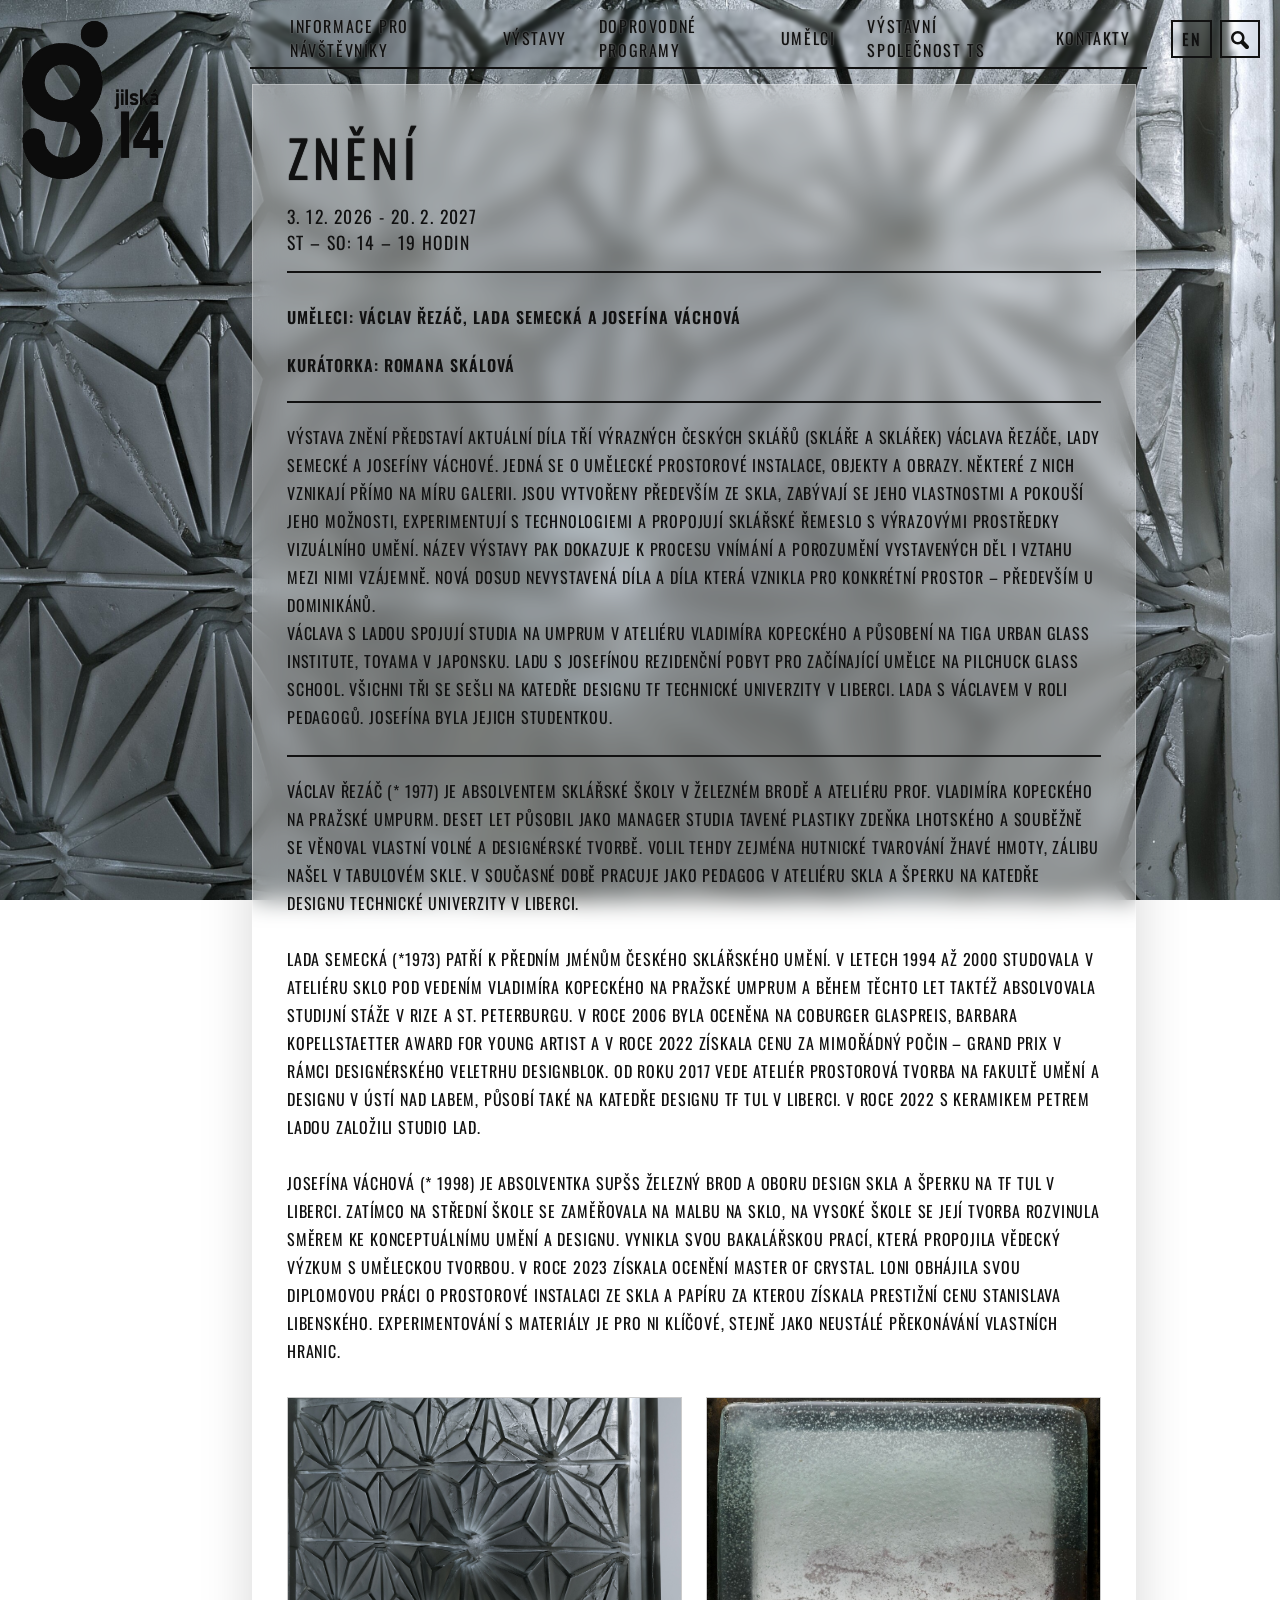
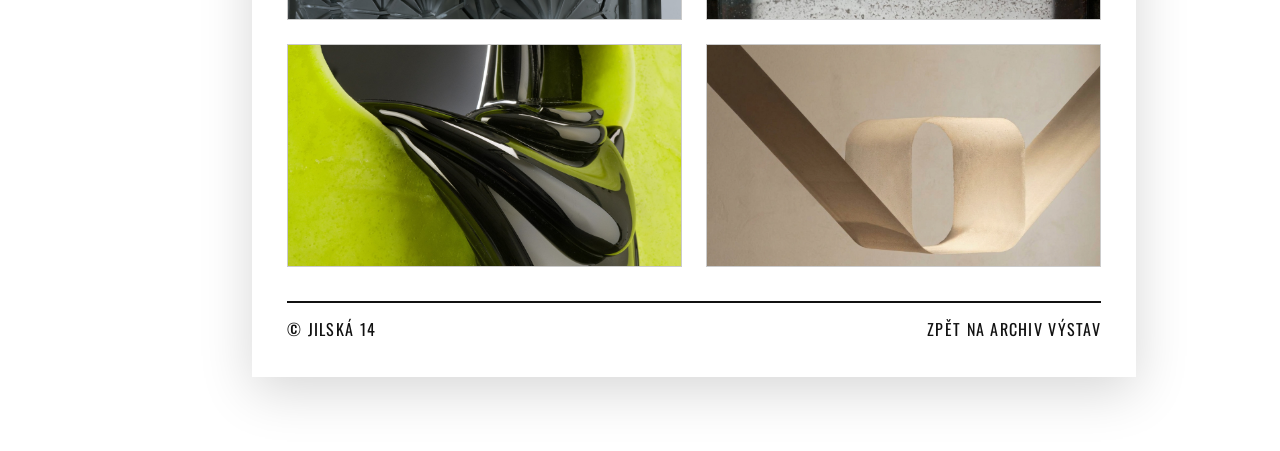
<file: v117/zneni.html>
<!DOCTYPE html>
<html lang="cs">
<head>
  <meta charset="UTF-8" />
  <title>Znění — Jilská 14 / Výstavní společnost TS</title>
  <meta name="viewport" content="width=device-width, initial-scale=1" />

  <link rel="preconnect" href="https://fonts.googleapis.com" />
  <link rel="preconnect" href="https://fonts.gstatic.com" crossorigin />
  <link href="https://fonts.googleapis.com/css?family=Oswald:200,300,400,500,600,700&display=swap" rel="stylesheet" />

  <link rel="icon" href="../img/gj14.ico" type="image/x-icon" />
  <link rel="shortcut icon" href="../img/gj14.ico" type="image/x-icon" />

  <link rel="stylesheet" href="styles.css" />
  <style>
    /* Custom styling for exhibition detail layout */
    .exhibition-meta-box {
      font-size: 1.1rem;
      letter-spacing: 0.08em;
      text-transform: uppercase;
      margin-bottom: 2rem;
      border-bottom: 2px solid currentColor;
      padding-bottom: 1rem;
    }
    .exhibition-curator {
      font-weight: 600;
      margin-bottom: 1.5rem;
      text-transform: uppercase;
      letter-spacing: 0.06em;
    }
	.exhibition-artist {
      font-weight: 600;
      margin-bottom: 1.5rem;
      text-transform: uppercase;
      letter-spacing: 0.06em;
    }
    .exhibition-gallery-grid {
      display: grid;
      grid-template-columns: repeat(auto-fill, minmax(280px, 1fr));
      gap: 1.5rem;
      margin-top: 2rem;
      margin-bottom: 2rem;
    }
    .exhibition-gallery-item {
      width: 100%;
      height: auto;
      border: 1px solid rgba(0,0,0,0.15);
      background: #eee;
      display: block;
    }
  </style>
</head>

<body>
  <a href="#main-content" class="skip-link">Přeskočit na obsah / Skip to content</a>

  <button id="hamburger-btn"
          aria-label="Toggle menu"
          aria-expanded="false"
          aria-controls="primary-navigation"
          class="hamburger-btn"
          aria-haspopup="true">
    <span></span><span></span><span></span>
  </button>

  <div class="logo" aria-label="Jilska Logo">
    <a href="../index.html" aria-label="Zpět na úvod / Back to home">
      <img src="../img/logo-jilska.png" alt="Jilská 14" />
    </a>
  </div>

  <div class="page-wrap">
    <header>
      <nav id="primary-navigation" role="navigation" aria-label="Primary navigation" class="nav-menu">
        <ul>
          <li><a href="../index.html#" data-lang="cs">Informace pro návštěvníky</a><a href="../index.html#" data-lang="en" class="hidden-lang">Information for Visitors</a></li>
          <li><a href="../vystavy.html" data-lang="cs">Výstavy</a><a href="../vystavy.html" data-lang="en" class="hidden-lang">Exhibitions</a></li>
          <li><a href="../index.html#" data-lang="cs">Doprovodné programy</a><a href="../index.html#" data-lang="en" class="hidden-lang">Additional Programs</a></li>
          <li><a href="../umelci.html" data-lang="cs">Umělci</a><a href="../umelci.html" data-lang="en" class="hidden-lang">Artists</a></li>
          <li><a href="../vystavni_spolecnost_ts.html" data-lang="cs">Výstavní společnost TS</a><a href="../vystavni_spolecnost_ts.html" data-lang="en" class="hidden-lang">Exhibition Society TS</a></li>
          <li><a href="../index.html#" data-lang="cs">Kontakty</a><a href="../index.html#" data-lang="en" class="hidden-lang">Contacts</a></li>
        </ul>
      </nav>

      <div class="lang-search-container">
        <button id="lang-toggle-desktop" aria-label="Přepnout jazyk / Switch language">
          <span class="dot" aria-hidden="true"></span>
          <span id="lang-label-desktop">EN</span>
        </button>

        <div class="search-container-desktop" style="position: relative;">
          <button id="search-icon-btn-desktop" aria-label="Open search" aria-haspopup="listbox" aria-expanded="false" aria-controls="search-dropdown-desktop">
            <svg viewBox="0 0 45 45" aria-hidden="true" focusable="false" width="18" height="18" fill="currentColor" xmlns="http://www.w3.org/2000/svg">
              <path d="M43.462,35.997l-11.401-11.37c1.197-2.352,1.845-4.962,1.845-7.676c0-4.528-1.765-8.785-4.966-11.986C25.739,1.763,21.481,0,16.953,0C12.426,0,8.167,1.763,4.966,4.965C1.765,8.167,0,12.424,0,16.952
       c0,4.528,1.764,8.785,4.966,11.986c3.201,3.202,7.459,4.965,11.986,4.965c2.714,0,5.325-0.646,7.675-1.842l11.371,11.402
       c1.029,1.029,2.382,1.546,3.732,1.546c1.35,0,2.701-0.517,3.731-1.546C45.524,41.4,45.524,38.059,43.462,35.997z 
       M9.444,24.459c-2.005-2.006-3.109-4.671-3.109-7.507s1.104-5.502,3.11-7.508c2.005-2.005,4.671-3.11,7.507-3.11s5.502,1.104,7.508,3.11
       c2.005,2.005,3.11,4.671,3.11,7.507s-1.105,5.502-3.11,7.508c-2.006,2.005-4.673,3.109-7.508,3.109
       C14.117,27.568,11.451,26.465,9.444,24.459z"/>
            </svg>
          </button>

          <div class="search-dropdown" id="search-dropdown-desktop" role="dialog" aria-modal="true" aria-label="Search box" tabindex="-1">
            <input type="search" id="search-input-desktop" class="search-input" placeholder="..." aria-label="Search exhibitions and artists" aria-autocomplete="list" aria-controls="search-results-desktop" aria-activedescendant="" />
            <ul id="search-results-desktop" class="search-results" role="listbox" tabindex="-1"></ul>
          </div>
        </div>
      </div>
    </header>

    <main id="main-content" class="page-main" role="main" tabindex="-1" aria-label="Znění - Výstava">
      <div class="text-background-blur">
        
        <div data-lang="cs">
          <h1 style="text-align: left; font-size: clamp(2.5rem, 4vw, 3.5rem); margin-bottom: 0.5rem;">Znění</h1>
          <div class="exhibition-meta-box">
            3. 12. 2026 - 20. 2. 2027<br />
            St – So: 14 – 19 hodin
          </div>
          <div class="exhibition-artist">Uměleci: Václav Řezáč, Lada Semecká a Josefína Váchová</div>
		  <div class="exhibition-curator">Kurátorka: Romana Skálová</div>

          <p class="t-body" style="margin-bottom: 1.5rem;">
            Výstava Znění představí aktuální díla tří výrazných českých sklářů (skláře a sklářek) Václava Řezáče, Lady Semecké a Josefíny Váchové. Jedná se o umělecké prostorové instalace, objekty a obrazy. Některé z nich vznikají přímo na míru galerii. Jsou vytvořeny především ze skla, zabývají se jeho vlastnostmi a pokouší jeho možnosti, experimentují s technologiemi a propojují sklářské řemeslo s výrazovými prostředky vizuálního umění. Název výstavy pak dokazuje k procesu vnímání a porozumění vystavených děl i vztahu mezi nimi vzájemně. nová dosud nevystavená díla a díla která vznikla pro konkrétní prostor – především u dominikánů.
			<br />
			Václava s Ladou spojují studia na UMPRUM v ateliéru Vladimíra Kopeckého a působení na TIGA Urban Glass Institute, Toyama v Japonsku. Ladu s Josefínou rezidenční pobyt pro začínající umělce na Pilchuck Glass School. Všichni tři se sešli na Katedře designu TF Technické univerzity v Liberci. Lada s Václavem v roli pedagogů. Josefína byla jejich studentkou.
          </p>
          <p class="t-body" style="margin-bottom: 1.5rem;">
            Václav Řezáč (* 1977) je absolventem sklářské školy v Železném Brodě a ateliéru prof. Vladimíra Kopeckého na pražské UMPURM. Deset let působil jako manager studia tavené plastiky Zdeňka Lhotského a souběžně se věnoval vlastní volné a designérské tvorbě. Volil tehdy zejména hutnické tvarování žhavé hmoty, zálibu našel v tabulovém skle. V současné době pracuje jako pedagog v ateliéru Skla a Šperku na Katedře designu Technické univerzity v Liberci.
<br /><br />
Lada Semecká (*1973) patří k předním jménům českého sklářského umění. V letech 1994 až 2000 studovala v ateliéru Sklo pod vedením Vladimíra Kopeckého na pražské UMPRUM a během těchto let taktéž absolvovala studijní stáže v Rize a St. Peterburgu. V roce 2006 byla oceněna na Coburger Glaspreis, Barbara Kopellstaetter Award for Young Artist a v roce 2022 získala cenu za Mimořádný počin – Grand Prix v rámci designérského veletrhu Designblok. Od roku 2017 vede ateliér Prostorová tvorba na Fakultě umění a designu v Ústí nad Labem, působí také na Katedře designu TF TUL v Liberci. V roce 2022 s keramikem Petrem Ladou založili studio LAD.
<br /><br />
Josefína Váchová (* 1998) je absolventka SUPŠS Železný Brod a oboru Design skla a šperku na TF TUL v Liberci. Zatímco na střední škole se zaměřovala na malbu na sklo, na vysoké škole se její tvorba rozvinula směrem ke konceptuálnímu umění a designu. Vynikla svou bakalářskou prací, která propojila vědecký výzkum s uměleckou tvorbou. V roce 2023 získala ocenění Master of Crystal. Loni obhájila svou diplomovou práci o prostorové instalaci ze skla a papíru za kterou získala prestižní Cenu Stanislava Libenského. Experimentování s materiály je pro ni klíčové, stejně jako neustálé překonávání vlastních hranic.
          </p>

          <!-- Optional Exhibition Photo Grid -->
          <div class="exhibition-gallery-grid">
            <img src="img_117/vlj001.jpg" alt="Znění 1" class="exhibition-gallery-item" />
            <img src="img_117/vlj002.jpg" alt="Znění 2" class="exhibition-gallery-item" />
            <img src="img_117/vlj003.jpg" alt="Znění 3" class="exhibition-gallery-item" />
			<img src="img_117/vlj004.jpg" alt="Znění 4" class="exhibition-gallery-item" />
          </div>
        </div>

        <div data-lang="en" class="hidden-lang">
          <h1 style="text-align: left; font-size: clamp(2.5rem, 4vw, 3.5rem); margin-bottom: 0.5rem;">Sounding</h1>
          <div class="exhibition-meta-box">
            Dec 3, 2026 – Feb 20, 2027<br />
            We – Sa: 2 PM – 7 PM
          </div>
		  <div class="exhibition-artist">Artists: Václav Řezáč, Lada Semecká a Josefína Váchová</div>
          <div class="exhibition-curator">Curator: Romana Skálová</div>

          <p class="t-body" style="margin-bottom: 1.5rem;">
            DOPLNIT
          </p>
          <p class="t-body" style="margin-bottom: 1.5rem;">
            DOPLNIT
          </p>

          <div class="exhibition-gallery-grid">
            <img src="img_117/vlj001.jpg" alt="Znění 1" class="exhibition-gallery-item" />
            <img src="img_117/vlj002.jpg" alt="Znění 2" class="exhibition-gallery-item" />
            <img src="img_117/vlj003.jpg" alt="Znění 3" class="exhibition-gallery-item" />
			<img src="img_117/vlj004.jpg" alt="Znění 4" class="exhibition-gallery-item" />
          </div>
        </div>

        <div class="page-footer" role="contentinfo">
          <div data-lang="cs">© Jilská 14</div>
          <div data-lang="en" class="hidden-lang">© Jilska 14</div>
          <a href="../vystavy.html" data-lang="cs">Zpět na archiv výstav</a>
          <a href="../vystavy.html" data-lang="en" class="hidden-lang">Back to exhibition archive</a>
        </div>
      </div>
    </main>
  </div>

  <button id="back-to-top-btn" aria-label="Zpět nahoru / Scroll to top">
    <svg width="18" height="18" viewBox="0 0 24 24" fill="none" stroke="currentColor" stroke-width="2.5" stroke-linecap="round" stroke-linejoin="round">
      <polyline points="18 15 12 9 6 15"></polyline>
    </svg>
  </button>
  <script src="index.js"></script>
</body>
</html>
</file>
<file: styles.css>
/* Global Reset and Base */
* { box-sizing: border-box; padding-bottom: 0; }
html {
  margin: 0;
  padding: 0;
  width: 100vw;
  font-family: Oswald, "Helvetica Neue", Helvetica, Arial, sans-serif;
  color: #111;
  -webkit-font-smoothing: antialiased;
  -moz-osx-font-smoothing: grayscale;
  font-size: medium;
  overflow-x: hidden;
}

/* Tělo drží pozadí a umožňuje plynulý scroll bez viditelného posuvníku */
body {
  margin: 0;
  padding: 0;
  min-height: 100vh;
  background: no-repeat center center fixed;
  background-size: cover;
  overflow-y: auto !important;
  transition: background-image 2s ease-in-out;
  -ms-overflow-style: none;  /* IE a Edge */
  scrollbar-width: none;     /* Firefox */
}
body::-webkit-scrollbar {
  display: none;             /* Chrome, Safari, Opera */
}

a { color: inherit; text-decoration: none; }
button { font-family: inherit; cursor: pointer; background: none; border: none; color: inherit; }

/* Container */
.container {
  margin: 0 auto;
  padding: 2rem 1.5rem;
  position: relative;
  z-index: 1;
}

/* Logo */
.logo { position: absolute; left: 20px; top: 18px; user-select: none; z-index: 115; }
.logo img {
  width: 145px;
  height: auto;
  display: block;
  filter: drop-shadow(0 0 0px rgba(0, 0, 0, 0.8));
}

/* Header */
header {
  position: absolute;
  left: 20px;
  right: 0;
  top: 15px;
  display: flex;
  align-items: center;
  justify-content: flex-end;
  padding-left: 230px;
  background: transparent;
  height: 48px;
  user-select: none;
  box-sizing: border-box;
  z-index: 110;
}

/* Navigation */
nav.nav-menu {
  flex: 1 1 auto;
  display: flex;
  flex-direction: column;
  justify-content: flex-start;
  align-items: flex-end;
  margin-right: 1.5rem;
  backdrop-filter: blur(2px);
  -webkit-backdrop-filter: blur(2px);
  text-shadow: 0 0 2px #888;
  padding-top: 5px;
  padding-bottom: 5px;
  height: auto;
  overflow: visible;
  border-bottom: 2px solid #111;
  padding-left: 0px;
}
nav.nav-menu ul {
  list-style: none;
  display: flex;
  gap: 2rem;
  margin: 0;
  padding-right: 1rem;
  font-weight: 400;
  font-size: 1rem;
  letter-spacing: 0.1em;
  text-transform: uppercase;
  justify-content: flex-end;
  align-items: center;
  width: 100%;
}
nav.nav-menu a { padding: 0.25rem 0; transition: color 0.6s ease; }
nav.nav-menu a:hover, nav.nav-menu a:focus {
  color: #eee;
  outline: none;
}

/* Language/Search Container */
.lang-search-container {
  display: flex;
  align-items: center;
  gap: 0.5rem;
  margin-left: auto;
  margin-right: 20px;
  backdrop-filter: blur(2px);
  -webkit-backdrop-filter: blur(2px);
}

/* Language Toggle */
#lang-toggle-desktop {
  font-weight: 400;
  font-size: 1rem;
  letter-spacing: 0.1em;
  padding: 0.3rem 0.6rem 0.3rem 0.2rem;
  border: 2px solid #111;
  transition: background-color 0.3s ease, color 0.3s ease, border-color 0.3s ease;
  user-select: none;
  display: flex;
  align-items: center;
  gap: 0.4rem;
  text-shadow: 0 0 1px #000;
}
#lang-toggle-desktop:hover, #lang-toggle-desktop:focus { border-color: #eee; }

/* Search Icon Button */
#search-icon-btn-desktop {
  width: 40px;
  height: 38px;
  border: 2px solid #111;
  background: transparent;
  display: flex;
  align-items: center;
  justify-content: center;
  transition: background-color 0.3s ease, border-color 0.4s ease;
  position: relative;
}
#search-icon-btn-desktop:hover, #search-icon-btn-desktop:focus { border-color: #eee; outline: none; }
#search-icon-btn-desktop svg { fill: currentColor; width: 18px; height: 18px; }

.search-input::-webkit-search-cancel-button {
  display: none;
}

/* Search Dropdown */
.search-dropdown {
  position: absolute;
  top: 40px;
  right: 0;
  width: 280px;
  max-height: 240px;
  overflow-y: auto;
  background: #fff;
  border: 1px solid #eee;
  border-radius: 4px;
  box-shadow: 0 4px 8px rgba(0,0,0,0.1);
  z-index: 100;
  display: none;
  flex-direction: column;
}
.search-dropdown.visible { display: flex; }
.search-input {
  width: 100%;
  padding: 0.5rem 0.75rem;
  border: none;
  border-bottom: 1px solid #999;
  font-size: 1rem;
  outline-offset: 2px;
}
.search-results { list-style: none; margin: 0; padding: 0; overflow-y: auto; max-height: 190px; }
.search-results li {
  padding: 0.5rem 1rem;
  border-bottom: 1px solid #eee;
  cursor: pointer;
  font-weight: 600;
  color: #333;
}
.search-results li:last-child { border-bottom: none; }
.search-results li:hover, .search-results li:focus, .search-results li.focused {
  background-color: #333;
  color: #fff;
  outline: none;
}

/* Perfectly Centered Hero Section (Fixed viewport-relative) */
.hero {
  position: fixed;
  top: 50%;
  left: 50%;
  transform: translate(-50%, -50%);
  margin: 0;
  max-width: 600px;
  width: 90%;
  text-align: center;
  background: transparent;
  backdrop-filter: blur(2px);
  -webkit-backdrop-filter: blur(2px);
  user-select: none;
  z-index: 10;
  text-shadow: 0 0 2px #000;
}
.hero-subtitle {
  font-size: 8rem;
  font-weight: 500;
  color: rgb(186, 204, 23);
  letter-spacing: 0.1em;
  text-transform: uppercase;
  margin: 0 0 0px 0;
  visibility:;
}
.hero-title {
  font-size: clamp(3rem, 11vw, 3rem);
  color: #fff;
  line-height: 1.2;
  margin: 0 0 20px 0;
  font-weight: 300;
  text-transform: uppercase;
  letter-spacing: 0.04em;
}
.hero-meta {
  font-size: 2rem;
  letter-spacing: 0.1em;
  color: #fff;
  line-height: 1.5;
  text-shadow: 0 0 2px #000;
}

.hidden-lang { display: none !important; }

.skip-link {
  position: absolute;
  left: -999px;
  top: 0;
  width: 1px;
  height: 1px;
  overflow: hidden;
  z-index: 10000;
  background: #fff;
  color: #111;
  border: 2px solid #111;
  padding: 10px 12px;
  letter-spacing: 0.06em;
  text-transform: uppercase;
}
.skip-link:focus { left: 12px; top: 12px; width: auto; height: auto; }

/* Hamburger */
.hamburger-btn {
  display: none;
  position: fixed;
  top: 20px;
  left: 20px;
  width: 40px;
  height: 38px;
  flex-direction: column;
  justify-content: space-between;
  cursor: pointer;
  z-index: 10001;
  border: 2px solid #111;
  padding: 2px;
  transition: border-color 0.4s ease;
}
#hamburger-btn:hover, #hamburger-btn:focus { border-color: #eee; }

.hamburger-btn span {
  background-color: #111 !important;
  height: 4px !important;
  transition: all 0.3s ease;
  display: block;
  width: 70%;
  margin-left: 5px;
  margin-right: auto;
}
.hamburger-btn span:nth-child(1) { margin-top: 5px; }
.hamburger-btn span:nth-child(2) { margin: 0; }
.hamburger-btn span:nth-child(3) { margin-bottom: 5px; }

.hamburger-btn[aria-expanded="true"] span:nth-child(1) { transform: rotate(45deg) translate(6px, 6px); }
.hamburger-btn[aria-expanded="true"] span:nth-child(2) { opacity: 0; }
.hamburger-btn[aria-expanded="true"] span:nth-child(3) { transform: rotate(-45deg) translate(7px, -7px); }

/* GPU-accelerated drawer panels */
#info-panel,
#contacts-panel,
#ts-panel {
  position: fixed;
  top: 0;
  right: 0;
  width: min(100vw, 520px);
  height: 100dvh;
  background: rgba(255, 255, 255, 0.96);
  box-shadow: -4px 0 12px rgba(0,0,0,0.2);
  padding: 1.25rem 1.25rem;
  overflow-y: auto;
  transform: translateX(100%);
  transition: transform 0.35s cubic-bezier(0.16, 1, 0.3, 1);
  z-index: 10010;
  display: block;
  -webkit-overflow-scrolling: touch;
  overscroll-behavior: contain;
  -ms-overflow-style: none;
  scrollbar-width: none;
}

#info-panel::-webkit-scrollbar,
#contacts-panel::-webkit-scrollbar,
#ts-panel::-webkit-scrollbar {
  display: none;
}

#info-panel.open,
#contacts-panel.open,
#ts-panel.open {
  transform: translateX(0);
}

#info-panel .info-content,
#contacts-panel .contacts-content,
#ts-panel .panel-content {
  font-size: 1rem;
  color: #111;
  line-height: 1.6;
  text-transform: uppercase;
}

#info-panel-close,
#contacts-panel-close,
#ts-panel-close {
  display: inline-block;
  font-size: 24px;
  font-weight: normal;
  color: #111;
  background: transparent;
  padding: 0;
  cursor: pointer;
  line-height: 1;
  user-select: none;
  width: auto;
  height: auto;
  box-shadow: none;
  transition: none;
  margin-bottom: 50px;
}
#info-panel-close:hover,
#contacts-panel-close:hover,
#ts-panel-close:hover { color: #999; background: transparent; box-shadow: none; }
#info-panel-close:focus,
#contacts-panel-close:focus,
#ts-panel-close:focus { box-shadow: none; }

/* Overlays */
#info-panel-overlay,
#contacts-panel-overlay,
#ts-panel-overlay {
  position: fixed;
  inset: 0;
  background: rgba(0,0,0,0.4);
  opacity: 0;
  pointer-events: none;
  transition: opacity 0.4s ease;
  z-index: 10005;
}
#info-panel-overlay.visible,
#contacts-panel-overlay.visible,
#ts-panel-overlay.visible {
  opacity: 1;
  pointer-events: auto;
}

body.panel-open {
  overflow: hidden !important;
  touch-action: none;
}

/* Read more button */
.read-more-btn {
  display: inline-block;
  margin-top: 1rem;
  padding: 0.55rem 1rem;
  background-color: #111;
  color: #fff;
  text-transform: uppercase;
  font-weight: 700;
  letter-spacing: 0.1em;
  border-radius: 4px;
  text-decoration: none;
  cursor: pointer;
  transition: background-color 0.25s ease, transform 0.15s ease;
}
.read-more-btn:hover,
.read-more-btn:focus {
  background-color: #333;
  outline: none;
  transform: translateY(-1px);
}
.read-more-btn:active { transform: translateY(0px); }

/* 1. Container Setup */
.ticker-wrapper {
  position: fixed;
  overflow: hidden; /* Important: Hides text that goes off-screen */
  background: rgba(0, 0, 0, 0.60); /* Background color of the banner */
  color: #fff;       /* Text color */
  bottom: 100px;
  width: 100%;
  font-weight: 400;
  visibility: hidden;
}

/* 2. Track Design */
.ticker-track {
  display: flex;
  width: max-content;
  animation: scrollText 50s linear infinite; /* Control speed here (lower = faster) */
}

/* 3. Text Element Sizing */
.ticker-track span {
  font-size: 2rem;
  text-transform: uppercase;
  white-space: nowrap; /* Prevents the text from breaking into multiple lines */
  padding-right: 10px;  /* Spacing between the end and start of text */
}

/* 4. Pause on Hover (Optional but highly recommended for readability) */
.ticker-wrapper:hover .ticker-track {
  animation-play-state: paused;
}

/* 5. The Infinite Loop Math */
@keyframes scrollText {
  0% {
    transform: translateX(0);
  }
  100% {
    transform: translateX(-60%); /* Moves exactly halfway across the combined width */
  }
}

/* Playful Potato Spider Transparent Top-Down Layer */
#spider-drop {
  position: fixed;
  top: -20px;
  left: 0;
  width: 100vw;
  height: 100vh;
  pointer-events: none;
  transform: translateY(-100%);
  transition: transform 0.6s cubic-bezier(0.25, 1, 0.5, 1);
  z-index: 10020;
  display: flex;
  justify-content: center;
  align-items: flex-start;
}

#spider-drop.open {
  transform: translateY(0);
  pointer-events: auto;
}

.potato-spider-img {
  max-width: min(80vw, 500px);
  height: auto;
  margin-top: 0;
  filter: drop-shadow(0 15px 25px rgba(0,0,0,0.4));
  animation: spiderWobble 3s ease-in-out infinite alternate;
}

@keyframes spiderWobble {
  0% { transform: rotate(-2deg) translateY(0); }
  100% { transform: rotate(2deg) translateY(12px); }
}

#spider-drop-close {
  position: absolute;
  top: 100px;
  right: 30px;
  background: rgba(0, 0, 0, 0.7);
  color: #fff;
  border: 0px solid #fff;
  border-radius: 50%;
  width: 42px;
  height: 42px;
  font-size: 24px;
  display: flex;
  align-items: center;
  justify-content: center;
  cursor: pointer;
  box-shadow: 0 4px 10px rgba(0,0,0,0.3);
  transition: background 0.2s, transform 0.2s;
}

#spider-drop-close:hover {
  background: #111;
  transform: scale(1.1);
}

/* Back to Top Button */
#back-to-top-btn {
  position: fixed;
  bottom: 30px;
  right: 30px;
  z-index: 99;
  background: #111;
  color: #fff;
  border: none;
  outline: none;
  width: 45px;
  height: 45px;
  border-radius: 50%;
  cursor: pointer;
  display: flex;
  align-items: center;
  justify-content: center;
  opacity: 0;
  visibility: hidden;
  transition: opacity 0.3s, visibility 0.3s, background 0.2s;
  box-shadow: 0 4px 10px rgba(0,0,0,0.2);
}
#back-to-top-btn:hover {
  background: #444;
}
#back-to-top-btn.visible {
  opacity: 1;
  visibility: visible;
}

/* Pozadí končí přesně 20px od spodního okraje viewportu */
.page-wrap {
  min-height: calc(100vh - 20px);
  margin-bottom: 20px;
  padding: clamp(18px, 3vw, 34px);
  display: flex;
  flex-direction: column;
}
.page-main {
  width: 100%;
  max-width: none;
  margin: 0;
  padding-left: 218px;
  padding-right: 110px;
  padding-top: 50px;
  box-sizing: border-box;
}

.text-background-blur {
  position: relative;
  background: rgba(255, 255, 255, 0.35);
  backdrop-filter: blur(12px);
  -webkit-backdrop-filter: blur(12px);
  border: 1px solid rgba(255, 255, 255, 0.3);
  padding: clamp(18px, 3vw, 34px);
  box-shadow: 0 14px 50px rgba(0, 0, 0, 0.16), 0 0px 0 rgba(255, 255, 255, 0.35) inset;
  width: 100%;
  max-width: 100%;
  margin-bottom: 20px;
}
.page-main h1 {
  margin: 0 0 14px;
  font-size: clamp(2rem, 3.2vw, 3rem);
  letter-spacing: 0.1em;
  text-transform: uppercase;
  text-shadow: 0 0 1px #000;
  text-align: right;
  font-weight: 400;
}
.page-main h2 {
  border-bottom: 2px solid currentColor;
  padding-bottom: 10px;
}
.page-main .lede {
  font-size: 1.05rem;
  letter-spacing: 0.06em;
  line-height: 1.75;
  text-transform: uppercase;
  max-width: 75ch;
  text-shadow: 0 0 1px rgba(0,0,0,0.65);
}
.timeline {
  padding-top: 5px;
  display: grid;
  grid-template-columns: 60px 1fr;
  gap: 16px 22px;
}
.t-year {
  font-weight: 700;
  letter-spacing: 0.18em;
  text-transform: uppercase;
}

/* Úplné rolování textu bez omezení výšky a bez scrollbaru */
.t-body {
  letter-spacing: 0.05em;
  line-height: 1.75;
  text-transform: uppercase;
  overflow-y: visible;
  border-top: 2px solid currentColor;
  padding-top: 20px;
}

.page-footer {
  max-width: 980px;
  margin: 34px auto 0 auto;
  width: 100%;
  border-top: 2px solid currentColor;
  padding-top: 14px;
  display: flex;
  justify-content: space-between;
  gap: 18px;
  flex-wrap: wrap;
  letter-spacing: 0.08em;
  text-transform: uppercase;
}
.page-footer a { border-bottom: 1px solid transparent; }
.page-footer a:hover, .page-footer a:focus { border-bottom-color: currentColor; outline: none; }

/* Responsive */
@media (max-width: 990px) {
  header { border-bottom: none; padding-left: 0; }

  .page-main {
    padding-left: 20px;
    padding-right: 20px;
    padding-top: 70px;
  }

  .hamburger-btn {
    display: flex !important;
    z-index: 11000 !important;
    position: fixed;
    top: 20px;
    left: 20px;
    width: 40px;
    height: 38px;
  }

  nav.nav-menu {
    position: fixed;
    top: 60px;
    left: 20px;
    background: #ebe8e8;
    box-shadow: 0 4px 8px rgba(0,0,0,0.15);
    border-radius: 4px;
    padding: 1rem;
    width: 250px;
    max-height: calc(100vh - 80px);
    overflow-y: auto;
    opacity: 0;
    pointer-events: none;
    transform: translateY(-10px);
    transition: opacity 0.3s ease, transform 0.3s ease;
    z-index: 9999;
    border-bottom: none;
  }
  nav.nav-menu.open { opacity: 1; pointer-events: auto; transform: translateY(0); }

  nav.nav-menu ul { flex-direction: column; gap: 1rem; align-items: flex-start; }
  nav.nav-menu li { text-align: left; width: 100%; }
  nav.nav-menu a { display: block; width: 100%; text-align: left; }

  .logo {
    position: fixed;
    bottom: 15px;
    right: 15px;
    width: 140px;
    top: auto;
    left: auto;
  }
  .logo img { width: 100%; height: auto; }
}

@media (max-width: 530px) {
  .hero-title { font-size: clamp(3rem, 12vw, 4.5rem); letter-spacing: 2px; }
  .hero-subtitle { font-size: 1.1rem; }
  .hero-meta { font-size: 1.1rem; }
}
</file>
<file: v117/styles.css>
/* Global Reset and Base */
* { box-sizing: border-box; padding-bottom: 0; }
html {
  margin: 0;
  padding: 0;
  width: 100vw;
  font-family: Oswald, "Helvetica Neue", Helvetica, Arial, sans-serif;
  color: #111;
  -webkit-font-smoothing: antialiased;
  -moz-osx-font-smoothing: grayscale;
  font-size: medium;
  overflow-x: hidden;
}

/* Tělo drží pozadí a umožňuje plynulý scroll bez viditelného posuvníku */
body {
  margin: 0;
  padding: 0;
  min-height: 100vh;
  background: no-repeat center center fixed;
  background-size: cover;
  overflow-y: auto !important;
  transition: background-image 2s ease-in-out;
  -ms-overflow-style: none;  /* IE a Edge */
  scrollbar-width: none;     /* Firefox */
}
body::-webkit-scrollbar {
  display: none;             /* Chrome, Safari, Opera */
}

a { color: inherit; text-decoration: none; }
button { font-family: inherit; cursor: pointer; background: none; border: none; color: inherit; }

/* Container */
.container {
  margin: 0 auto;
  padding: 2rem 1.5rem;
  position: relative;
  z-index: 1;
}

/* Logo */
.logo { position: absolute; left: 20px; top: 18px; user-select: none; z-index: 115; }
.logo img {
  width: 145px;
  height: auto;
  display: block;
  filter: drop-shadow(0 0 0px rgba(0, 0, 0, 0.8));
}

/* Header */
header {
  position: absolute;
  left: 20px;
  right: 0;
  top: 15px;
  display: flex;
  align-items: center;
  justify-content: flex-end;
  padding-left: 230px;
  background: transparent;
  height: 48px;
  user-select: none;
  box-sizing: border-box;
  z-index: 110;
}

/* Navigation */
nav.nav-menu {
  flex: 1 1 auto;
  display: flex;
  flex-direction: column;
  justify-content: flex-start;
  align-items: flex-end;
  margin-right: 1.5rem;
  backdrop-filter: blur(2px);
  -webkit-backdrop-filter: blur(2px);
  text-shadow: 0 0 2px #888;
  padding-top: 5px;
  padding-bottom: 5px;
  height: auto;
  overflow: visible;
  border-bottom: 2px solid #111;
  padding-left: 0px;
}
nav.nav-menu ul {
  list-style: none;
  display: flex;
  gap: 2rem;
  margin: 0;
  padding-right: 1rem;
  font-weight: 400;
  font-size: 1rem;
  letter-spacing: 0.1em;
  text-transform: uppercase;
  justify-content: flex-end;
  align-items: center;
  width: 100%;
}
nav.nav-menu a { padding: 0.25rem 0; transition: color 0.6s ease; }
nav.nav-menu a:hover, nav.nav-menu a:focus {
  color: #eee;
  outline: none;
}

/* Language/Search Container */
.lang-search-container {
  display: flex;
  align-items: center;
  gap: 0.5rem;
  margin-left: auto;
  margin-right: 20px;
  backdrop-filter: blur(2px);
  -webkit-backdrop-filter: blur(2px);
}

/* Language Toggle */
#lang-toggle-desktop {
  font-weight: 400;
  font-size: 1rem;
  letter-spacing: 0.1em;
  padding: 0.3rem 0.6rem 0.3rem 0.2rem;
  border: 2px solid #111;
  transition: background-color 0.3s ease, color 0.3s ease, border-color 0.3s ease;
  user-select: none;
  display: flex;
  align-items: center;
  gap: 0.4rem;
  text-shadow: 0 0 1px #000;
}
#lang-toggle-desktop:hover, #lang-toggle-desktop:focus { border-color: #eee; }

/* Search Icon Button */
#search-icon-btn-desktop {
  width: 40px;
  height: 38px;
  border: 2px solid #111;
  background: transparent;
  display: flex;
  align-items: center;
  justify-content: center;
  transition: background-color 0.3s ease, border-color 0.4s ease;
  position: relative;
}
#search-icon-btn-desktop:hover, #search-icon-btn-desktop:focus { border-color: #eee; outline: none; }
#search-icon-btn-desktop svg { fill: currentColor; width: 18px; height: 18px; }

.search-input::-webkit-search-cancel-button {
  display: none;
}

/* Search Dropdown */
.search-dropdown {
  position: absolute;
  top: 40px;
  right: 0;
  width: 280px;
  max-height: 240px;
  overflow-y: auto;
  background: #fff;
  border: 1px solid #eee;
  border-radius: 4px;
  box-shadow: 0 4px 8px rgba(0,0,0,0.1);
  z-index: 100;
  display: none;
  flex-direction: column;
}
.search-dropdown.visible { display: flex; }
.search-input {
  width: 100%;
  padding: 0.5rem 0.75rem;
  border: none;
  border-bottom: 1px solid #999;
  font-size: 1rem;
  outline-offset: 2px;
}
.search-results { list-style: none; margin: 0; padding: 0; overflow-y: auto; max-height: 190px; }
.search-results li {
  padding: 0.5rem 1rem;
  border-bottom: 1px solid #eee;
  cursor: pointer;
  font-weight: 600;
  color: #333;
}
.search-results li:last-child { border-bottom: none; }
.search-results li:hover, .search-results li:focus, .search-results li.focused {
  background-color: #333;
  color: #fff;
  outline: none;
}

/* Perfectly Centered Hero Section (Fixed viewport-relative) */
.hero {
  position: fixed;
  top: 50%;
  left: 50%;
  transform: translate(-50%, -50%);
  margin: 0;
  max-width: 600px;
  width: 90%;
  text-align: center;
  background: transparent;
  backdrop-filter: blur(2px);
  -webkit-backdrop-filter: blur(2px);
  user-select: none;
  z-index: 10;
  text-shadow: 0 0 2px #000;
}
.hero-subtitle {
  font-size: 8rem;
  font-weight: 500;
  color: rgb(186, 204, 23);
  letter-spacing: 0.1em;
  text-transform: uppercase;
  margin: 0 0 0px 0;
  visibility:;
}
.hero-title {
  font-size: clamp(3rem, 11vw, 3rem);
  color: #fff;
  line-height: 1.2;
  margin: 0 0 20px 0;
  font-weight: 300;
  text-transform: uppercase;
  letter-spacing: 0.04em;
}
.hero-meta {
  font-size: 2rem;
  letter-spacing: 0.1em;
  color: #fff;
  line-height: 1.5;
  text-shadow: 0 0 2px #000;
}

.hidden-lang { display: none !important; }

.skip-link {
  position: absolute;
  left: -999px;
  top: 0;
  width: 1px;
  height: 1px;
  overflow: hidden;
  z-index: 10000;
  background: #fff;
  color: #111;
  border: 2px solid #111;
  padding: 10px 12px;
  letter-spacing: 0.06em;
  text-transform: uppercase;
}
.skip-link:focus { left: 12px; top: 12px; width: auto; height: auto; }

/* Hamburger */
.hamburger-btn {
  display: none;
  position: fixed;
  top: 20px;
  left: 20px;
  width: 40px;
  height: 38px;
  flex-direction: column;
  justify-content: space-between;
  cursor: pointer;
  z-index: 10001;
  border: 2px solid #111;
  padding: 2px;
  transition: border-color 0.4s ease;
}
#hamburger-btn:hover, #hamburger-btn:focus { border-color: #eee; }

.hamburger-btn span {
  background-color: #111 !important;
  height: 4px !important;
  transition: all 0.3s ease;
  display: block;
  width: 70%;
  margin-left: 5px;
  margin-right: auto;
}
.hamburger-btn span:nth-child(1) { margin-top: 5px; }
.hamburger-btn span:nth-child(2) { margin: 0; }
.hamburger-btn span:nth-child(3) { margin-bottom: 5px; }

.hamburger-btn[aria-expanded="true"] span:nth-child(1) { transform: rotate(45deg) translate(6px, 6px); }
.hamburger-btn[aria-expanded="true"] span:nth-child(2) { opacity: 0; }
.hamburger-btn[aria-expanded="true"] span:nth-child(3) { transform: rotate(-45deg) translate(7px, -7px); }

/* GPU-accelerated drawer panels */
#info-panel,
#contacts-panel,
#ts-panel {
  position: fixed;
  top: 0;
  right: 0;
  width: min(100vw, 520px);
  height: 100dvh;
  background: rgba(255, 255, 255, 0.96);
  box-shadow: -4px 0 12px rgba(0,0,0,0.2);
  padding: 1.25rem 1.25rem;
  overflow-y: auto;
  transform: translateX(100%);
  transition: transform 0.35s cubic-bezier(0.16, 1, 0.3, 1);
  z-index: 10010;
  display: block;
  -webkit-overflow-scrolling: touch;
  overscroll-behavior: contain;
  -ms-overflow-style: none;
  scrollbar-width: none;
}

#info-panel::-webkit-scrollbar,
#contacts-panel::-webkit-scrollbar,
#ts-panel::-webkit-scrollbar {
  display: none;
}

#info-panel.open,
#contacts-panel.open,
#ts-panel.open {
  transform: translateX(0);
}

#info-panel .info-content,
#contacts-panel .contacts-content,
#ts-panel .panel-content {
  font-size: 1rem;
  color: #111;
  line-height: 1.6;
  text-transform: uppercase;
}

#info-panel-close,
#contacts-panel-close,
#ts-panel-close {
  display: inline-block;
  font-size: 24px;
  font-weight: normal;
  color: #111;
  background: transparent;
  padding: 0;
  cursor: pointer;
  line-height: 1;
  user-select: none;
  width: auto;
  height: auto;
  box-shadow: none;
  transition: none;
  margin-bottom: 50px;
}
#info-panel-close:hover,
#contacts-panel-close:hover,
#ts-panel-close:hover { color: #999; background: transparent; box-shadow: none; }
#info-panel-close:focus,
#contacts-panel-close:focus,
#ts-panel-close:focus { box-shadow: none; }

/* Overlays */
#info-panel-overlay,
#contacts-panel-overlay,
#ts-panel-overlay {
  position: fixed;
  inset: 0;
  background: rgba(0,0,0,0.4);
  opacity: 0;
  pointer-events: none;
  transition: opacity 0.4s ease;
  z-index: 10005;
}
#info-panel-overlay.visible,
#contacts-panel-overlay.visible,
#ts-panel-overlay.visible {
  opacity: 1;
  pointer-events: auto;
}

body.panel-open {
  overflow: hidden !important;
  touch-action: none;
}

/* Read more button */
.read-more-btn {
  display: inline-block;
  margin-top: 1rem;
  padding: 0.55rem 1rem;
  background-color: #111;
  color: #fff;
  text-transform: uppercase;
  font-weight: 700;
  letter-spacing: 0.1em;
  border-radius: 4px;
  text-decoration: none;
  cursor: pointer;
  transition: background-color 0.25s ease, transform 0.15s ease;
}
.read-more-btn:hover,
.read-more-btn:focus {
  background-color: #333;
  outline: none;
  transform: translateY(-1px);
}
.read-more-btn:active { transform: translateY(0px); }

/* 1. Container Setup */
.ticker-wrapper {
  position: fixed;
  overflow: hidden; /* Important: Hides text that goes off-screen */
  background: rgba(0, 0, 0, 0.60); /* Background color of the banner */
  color: #fff;       /* Text color */
  bottom: 100px;
  width: 100%;
  font-weight: 400;
  visibility: hidden;
}

/* 2. Track Design */
.ticker-track {
  display: flex;
  width: max-content;
  animation: scrollText 50s linear infinite; /* Control speed here (lower = faster) */
}

/* 3. Text Element Sizing */
.ticker-track span {
  font-size: 2rem;
  text-transform: uppercase;
  white-space: nowrap; /* Prevents the text from breaking into multiple lines */
  padding-right: 10px;  /* Spacing between the end and start of text */
}

/* 4. Pause on Hover (Optional but highly recommended for readability) */
.ticker-wrapper:hover .ticker-track {
  animation-play-state: paused;
}

/* 5. The Infinite Loop Math */
@keyframes scrollText {
  0% {
    transform: translateX(0);
  }
  100% {
    transform: translateX(-60%); /* Moves exactly halfway across the combined width */
  }
}

/* Playful Potato Spider Transparent Top-Down Layer */
#spider-drop {
  position: fixed;
  top: -20px;
  left: 0;
  width: 100vw;
  height: 100vh;
  pointer-events: none;
  transform: translateY(-100%);
  transition: transform 0.6s cubic-bezier(0.25, 1, 0.5, 1);
  z-index: 10020;
  display: flex;
  justify-content: center;
  align-items: flex-start;
}

#spider-drop.open {
  transform: translateY(0);
  pointer-events: auto;
}

.potato-spider-img {
  max-width: min(80vw, 500px);
  height: auto;
  margin-top: 0;
  filter: drop-shadow(0 15px 25px rgba(0,0,0,0.4));
  animation: spiderWobble 3s ease-in-out infinite alternate;
}

@keyframes spiderWobble {
  0% { transform: rotate(-2deg) translateY(0); }
  100% { transform: rotate(2deg) translateY(12px); }
}

#spider-drop-close {
  position: absolute;
  top: 100px;
  right: 30px;
  background: rgba(0, 0, 0, 0.7);
  color: #fff;
  border: 0px solid #fff;
  border-radius: 50%;
  width: 42px;
  height: 42px;
  font-size: 24px;
  display: flex;
  align-items: center;
  justify-content: center;
  cursor: pointer;
  box-shadow: 0 4px 10px rgba(0,0,0,0.3);
  transition: background 0.2s, transform 0.2s;
}

#spider-drop-close:hover {
  background: #111;
  transform: scale(1.1);
}

/* Back to Top Button */
#back-to-top-btn {
  position: fixed;
  bottom: 30px;
  right: 30px;
  z-index: 99;
  background: #111;
  color: #fff;
  border: none;
  outline: none;
  width: 45px;
  height: 45px;
  border-radius: 50%;
  cursor: pointer;
  display: flex;
  align-items: center;
  justify-content: center;
  opacity: 0;
  visibility: hidden;
  transition: opacity 0.3s, visibility 0.3s, background 0.2s;
  box-shadow: 0 4px 10px rgba(0,0,0,0.2);
}
#back-to-top-btn:hover {
  background: #444;
}
#back-to-top-btn.visible {
  opacity: 1;
  visibility: visible;
}

/* Pozadí končí přesně 20px od spodního okraje viewportu */
.page-wrap {
  min-height: calc(100vh - 20px);
  margin-bottom: 20px;
  padding: clamp(18px, 3vw, 34px);
  display: flex;
  flex-direction: column;
}
.page-main {
  width: 100%;
  max-width: none;
  margin: 0;
  padding-left: 218px;
  padding-right: 110px;
  padding-top: 50px;
  box-sizing: border-box;
}

.text-background-blur {
  position: relative;
  background: rgba(255, 255, 255, 0.35);
  backdrop-filter: blur(12px);
  -webkit-backdrop-filter: blur(12px);
  border: 1px solid rgba(255, 255, 255, 0.3);
  padding: clamp(18px, 3vw, 34px);
  box-shadow: 0 14px 50px rgba(0, 0, 0, 0.16), 0 0px 0 rgba(255, 255, 255, 0.35) inset;
  width: 100%;
  max-width: 100%;
  margin-bottom: 20px;
}
.page-main h1 {
  margin: 0 0 14px;
  font-size: clamp(2rem, 3.2vw, 3rem);
  letter-spacing: 0.1em;
  text-transform: uppercase;
  text-shadow: 0 0 1px #000;
  text-align: right;
  font-weight: 400;
}
.page-main h2 {
  border-bottom: 2px solid currentColor;
  padding-bottom: 10px;
}
.page-main .lede {
  font-size: 1.05rem;
  letter-spacing: 0.06em;
  line-height: 1.75;
  text-transform: uppercase;
  max-width: 75ch;
  text-shadow: 0 0 1px rgba(0,0,0,0.65);
}
.timeline {
  padding-top: 5px;
  display: grid;
  grid-template-columns: 60px 1fr;
  gap: 16px 22px;
}
.t-year {
  font-weight: 700;
  letter-spacing: 0.18em;
  text-transform: uppercase;
}

/* Úplné rolování textu bez omezení výšky a bez scrollbaru */
.t-body {
  letter-spacing: 0.05em;
  line-height: 1.75;
  text-transform: uppercase;
  overflow-y: visible;
  border-top: 2px solid currentColor;
  padding-top: 20px;
}

.page-footer {
  max-width: 980px;
  margin: 34px auto 0 auto;
  width: 100%;
  border-top: 2px solid currentColor;
  padding-top: 14px;
  display: flex;
  justify-content: space-between;
  gap: 18px;
  flex-wrap: wrap;
  letter-spacing: 0.08em;
  text-transform: uppercase;
}
.page-footer a { border-bottom: 1px solid transparent; }
.page-footer a:hover, .page-footer a:focus { border-bottom-color: currentColor; outline: none; }

/* Responsive */
@media (max-width: 990px) {
  header { border-bottom: none; padding-left: 0; }

  .page-main {
    padding-left: 20px;
    padding-right: 20px;
    padding-top: 70px;
  }

  .hamburger-btn {
    display: flex !important;
    z-index: 11000 !important;
    position: fixed;
    top: 20px;
    left: 20px;
    width: 40px;
    height: 38px;
  }

  nav.nav-menu {
    position: fixed;
    top: 60px;
    left: 20px;
    background: #ebe8e8;
    box-shadow: 0 4px 8px rgba(0,0,0,0.15);
    border-radius: 4px;
    padding: 1rem;
    width: 250px;
    max-height: calc(100vh - 80px);
    overflow-y: auto;
    opacity: 0;
    pointer-events: none;
    transform: translateY(-10px);
    transition: opacity 0.3s ease, transform 0.3s ease;
    z-index: 9999;
    border-bottom: none;
  }
  nav.nav-menu.open { opacity: 1; pointer-events: auto; transform: translateY(0); }

  nav.nav-menu ul { flex-direction: column; gap: 1rem; align-items: flex-start; }
  nav.nav-menu li { text-align: left; width: 100%; }
  nav.nav-menu a { display: block; width: 100%; text-align: left; }

  .logo {
    position: fixed;
    bottom: 15px;
    right: 15px;
    width: 140px;
    top: auto;
    left: auto;
  }
  .logo img { width: 100%; height: auto; }
}

@media (max-width: 530px) {
  .hero-title { font-size: clamp(3rem, 12vw, 4.5rem); letter-spacing: 2px; }
  .hero-subtitle { font-size: 1.1rem; }
  .hero-meta { font-size: 1.1rem; }
}
</file>
